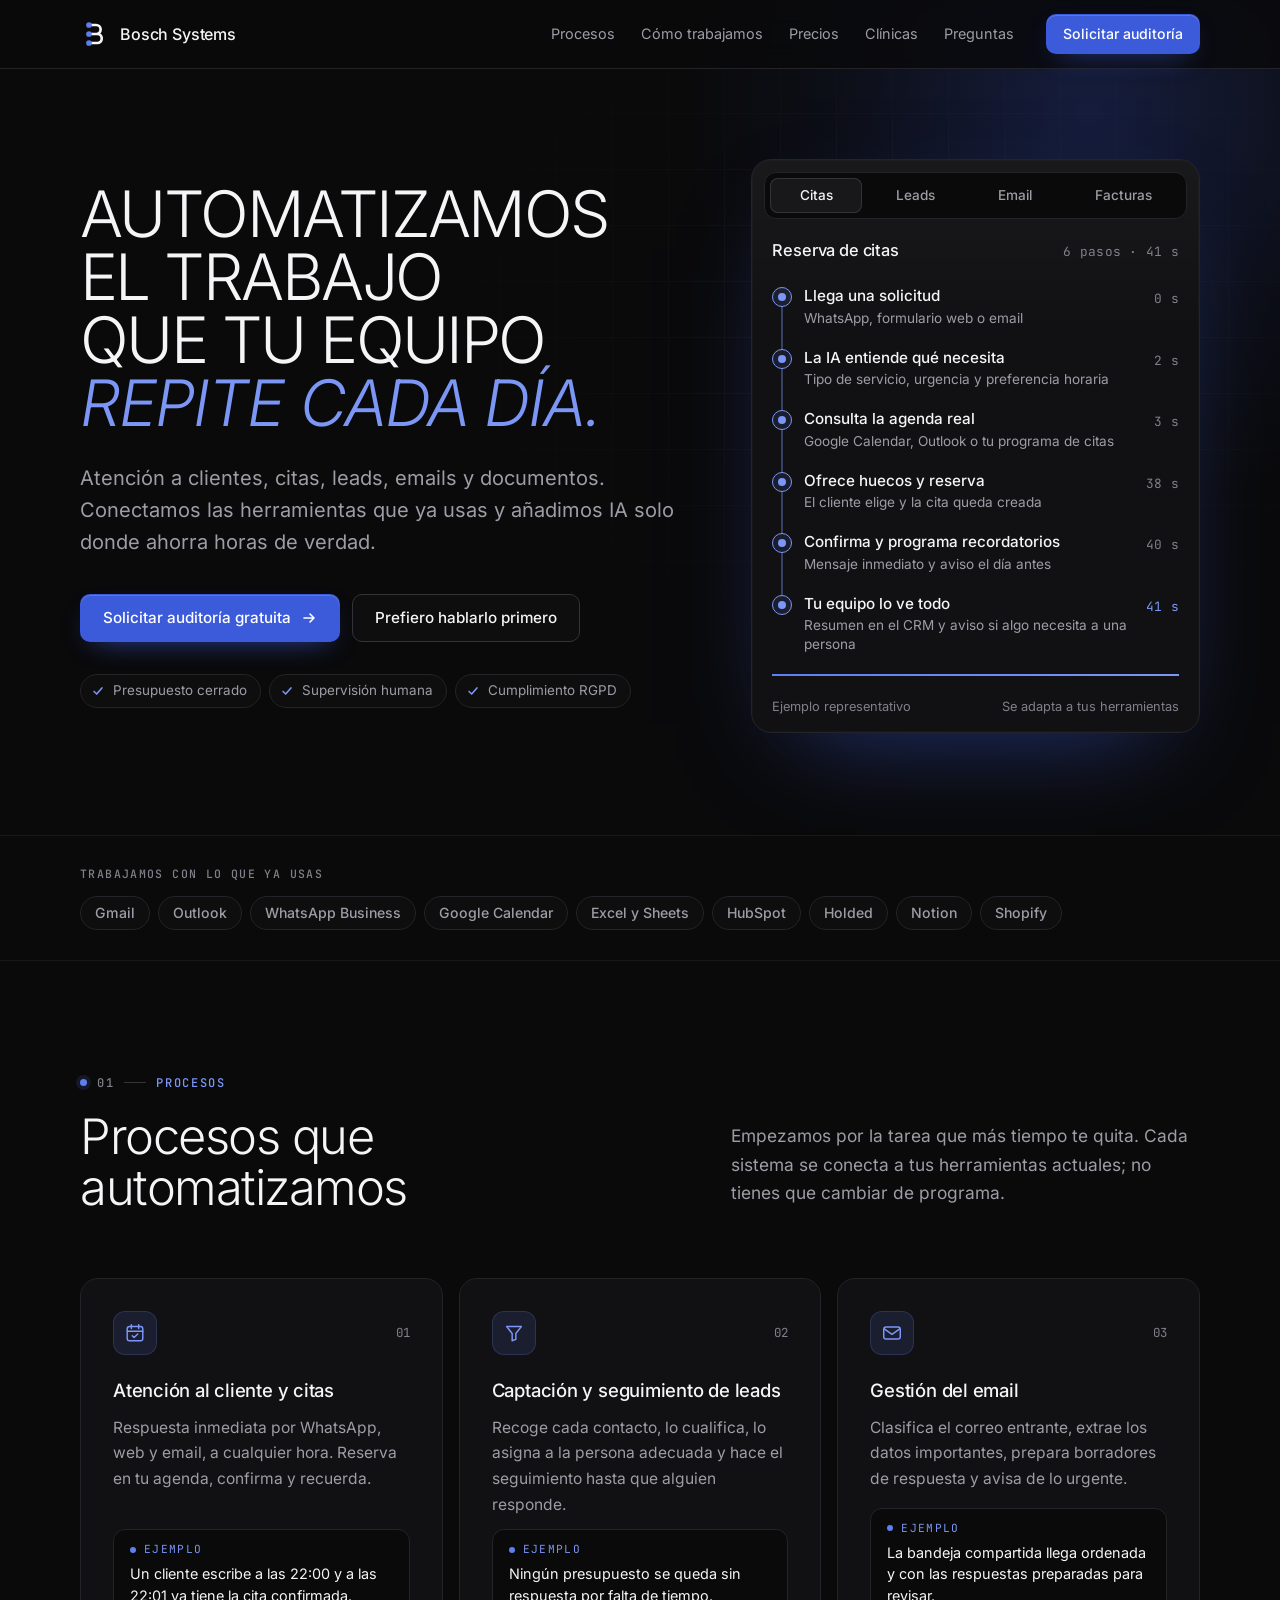
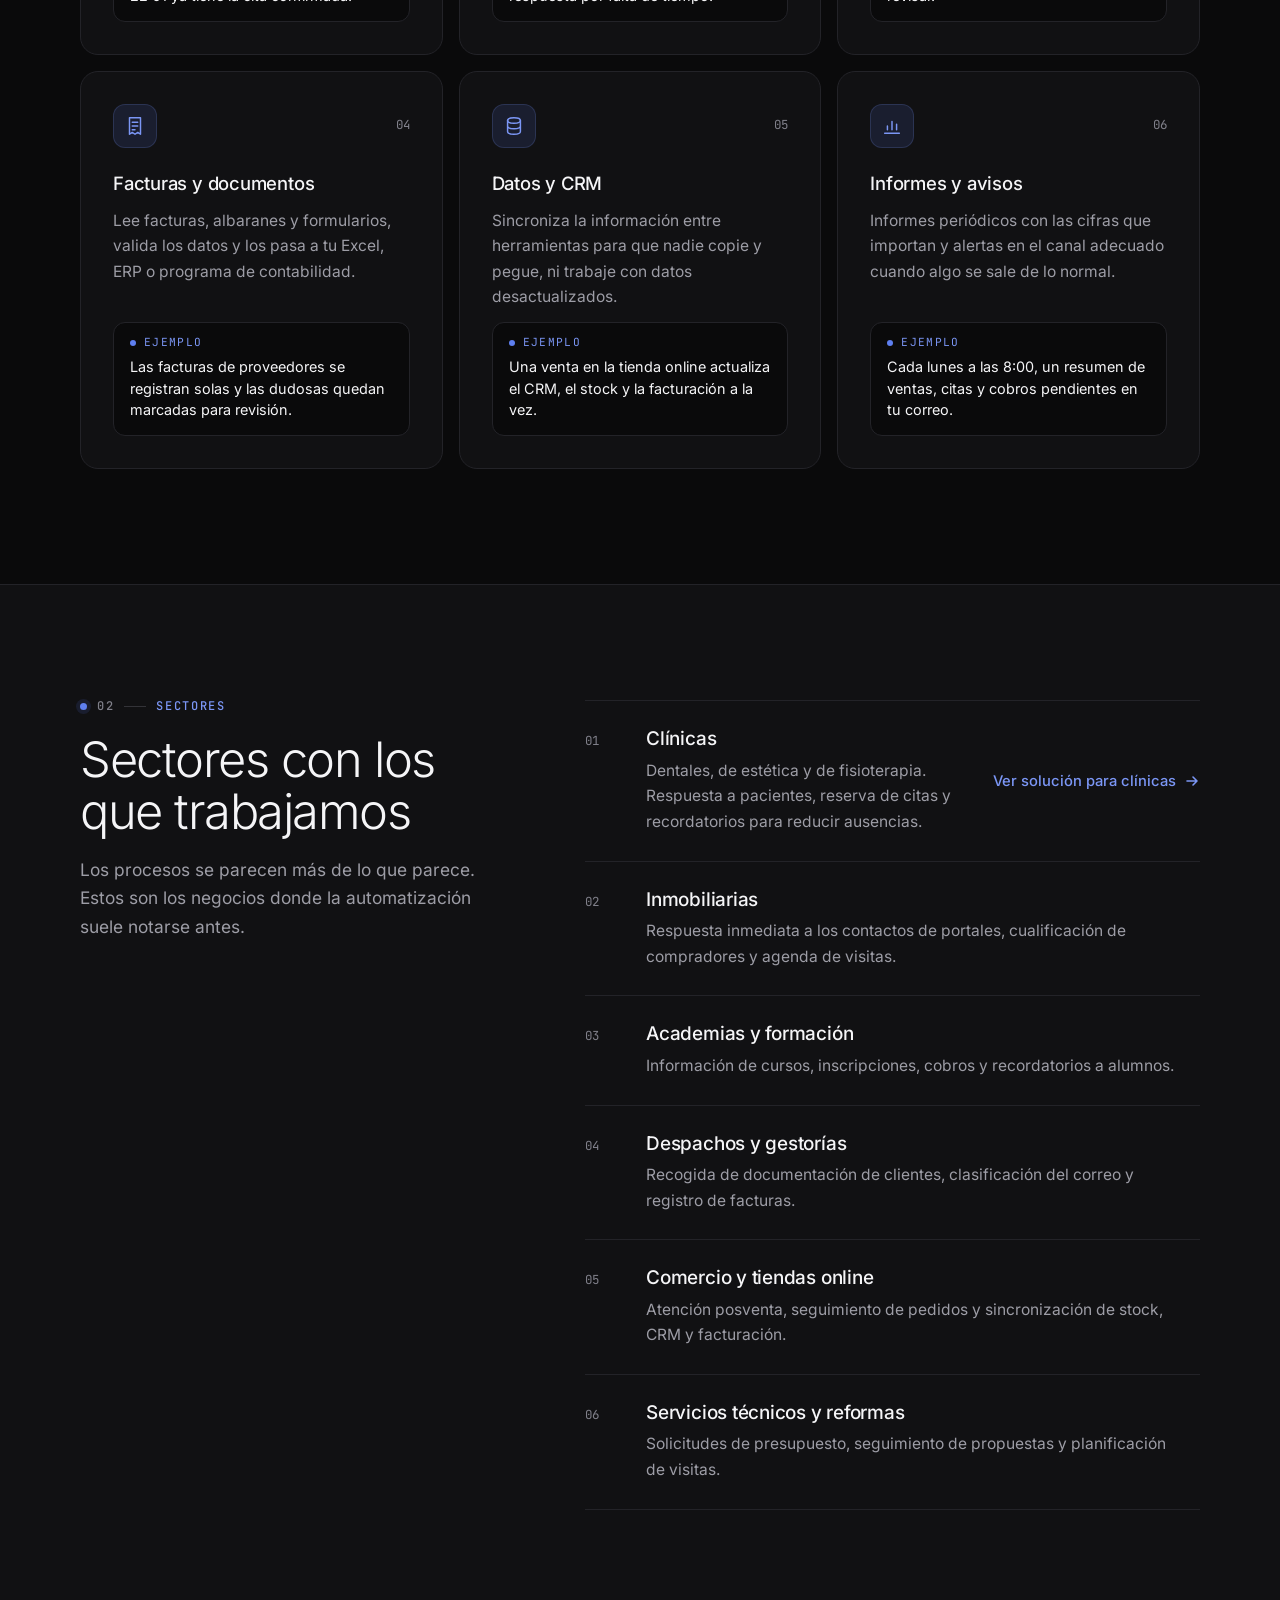
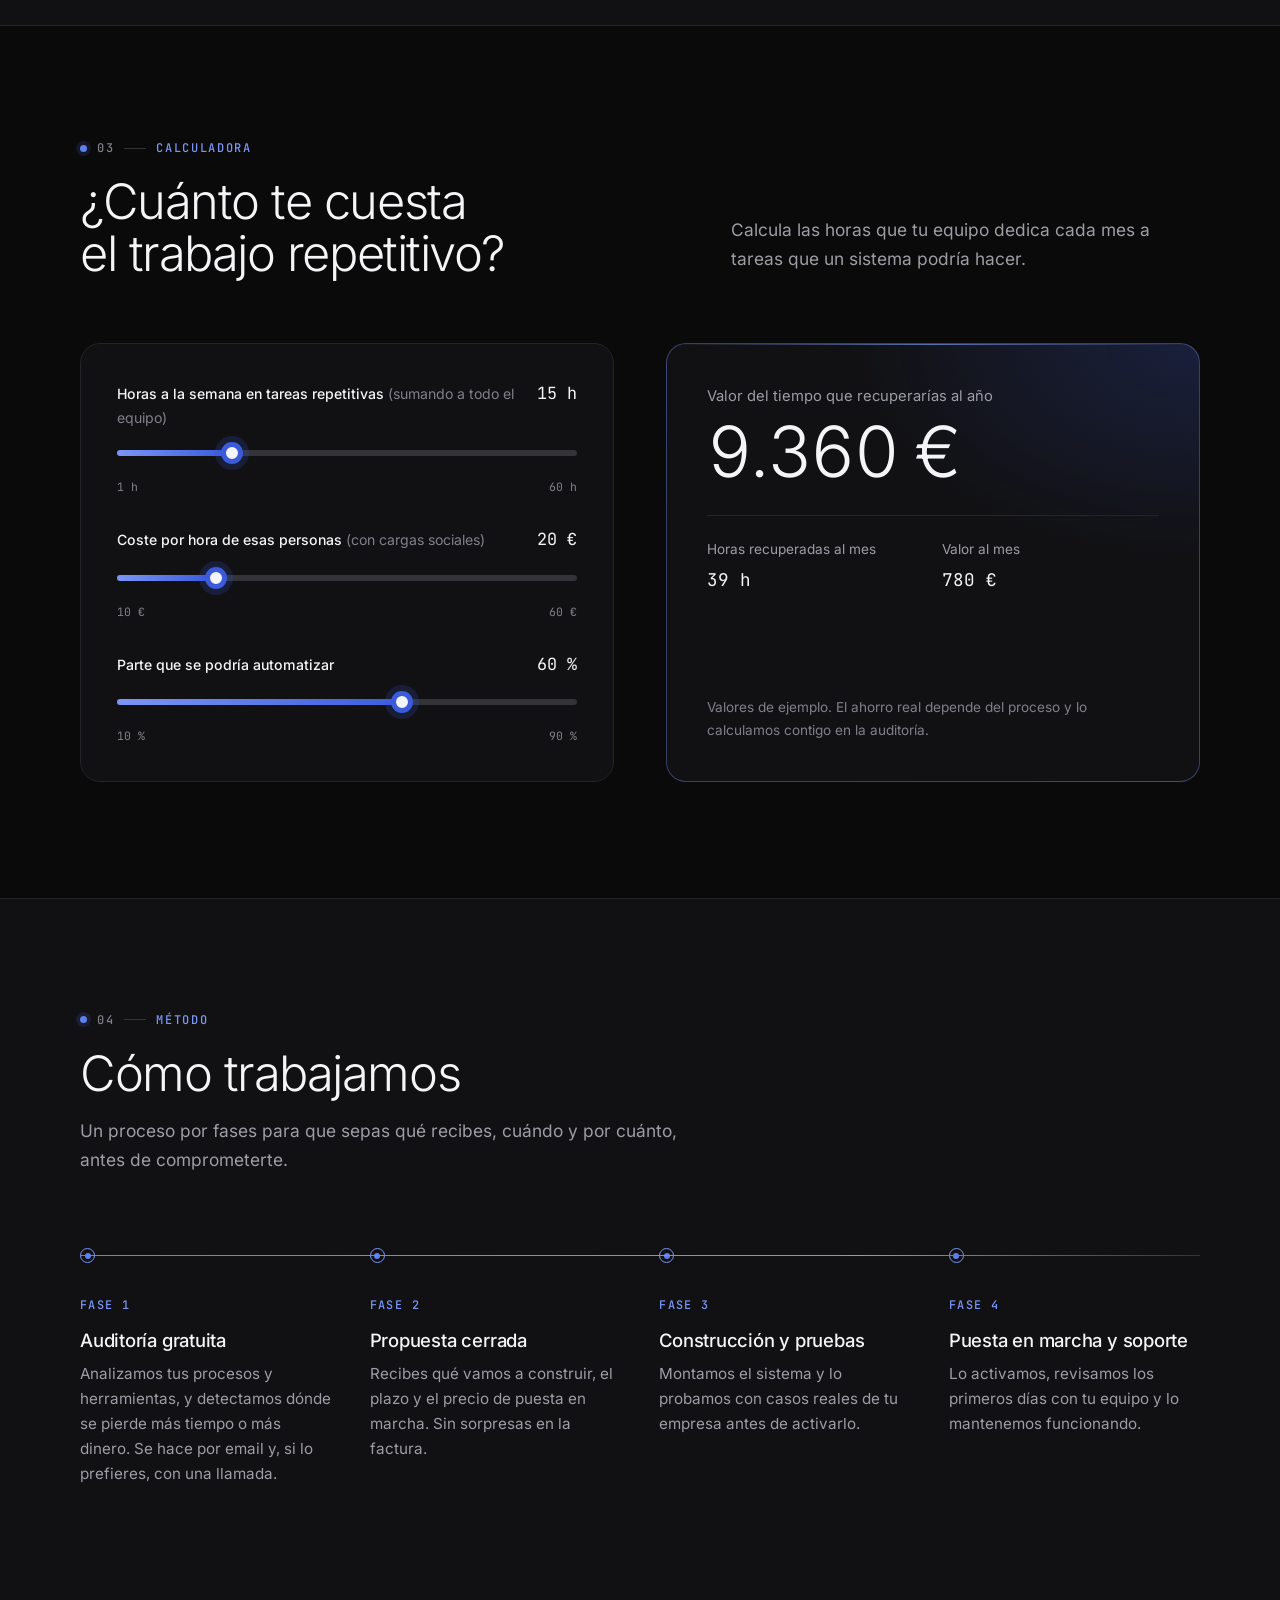
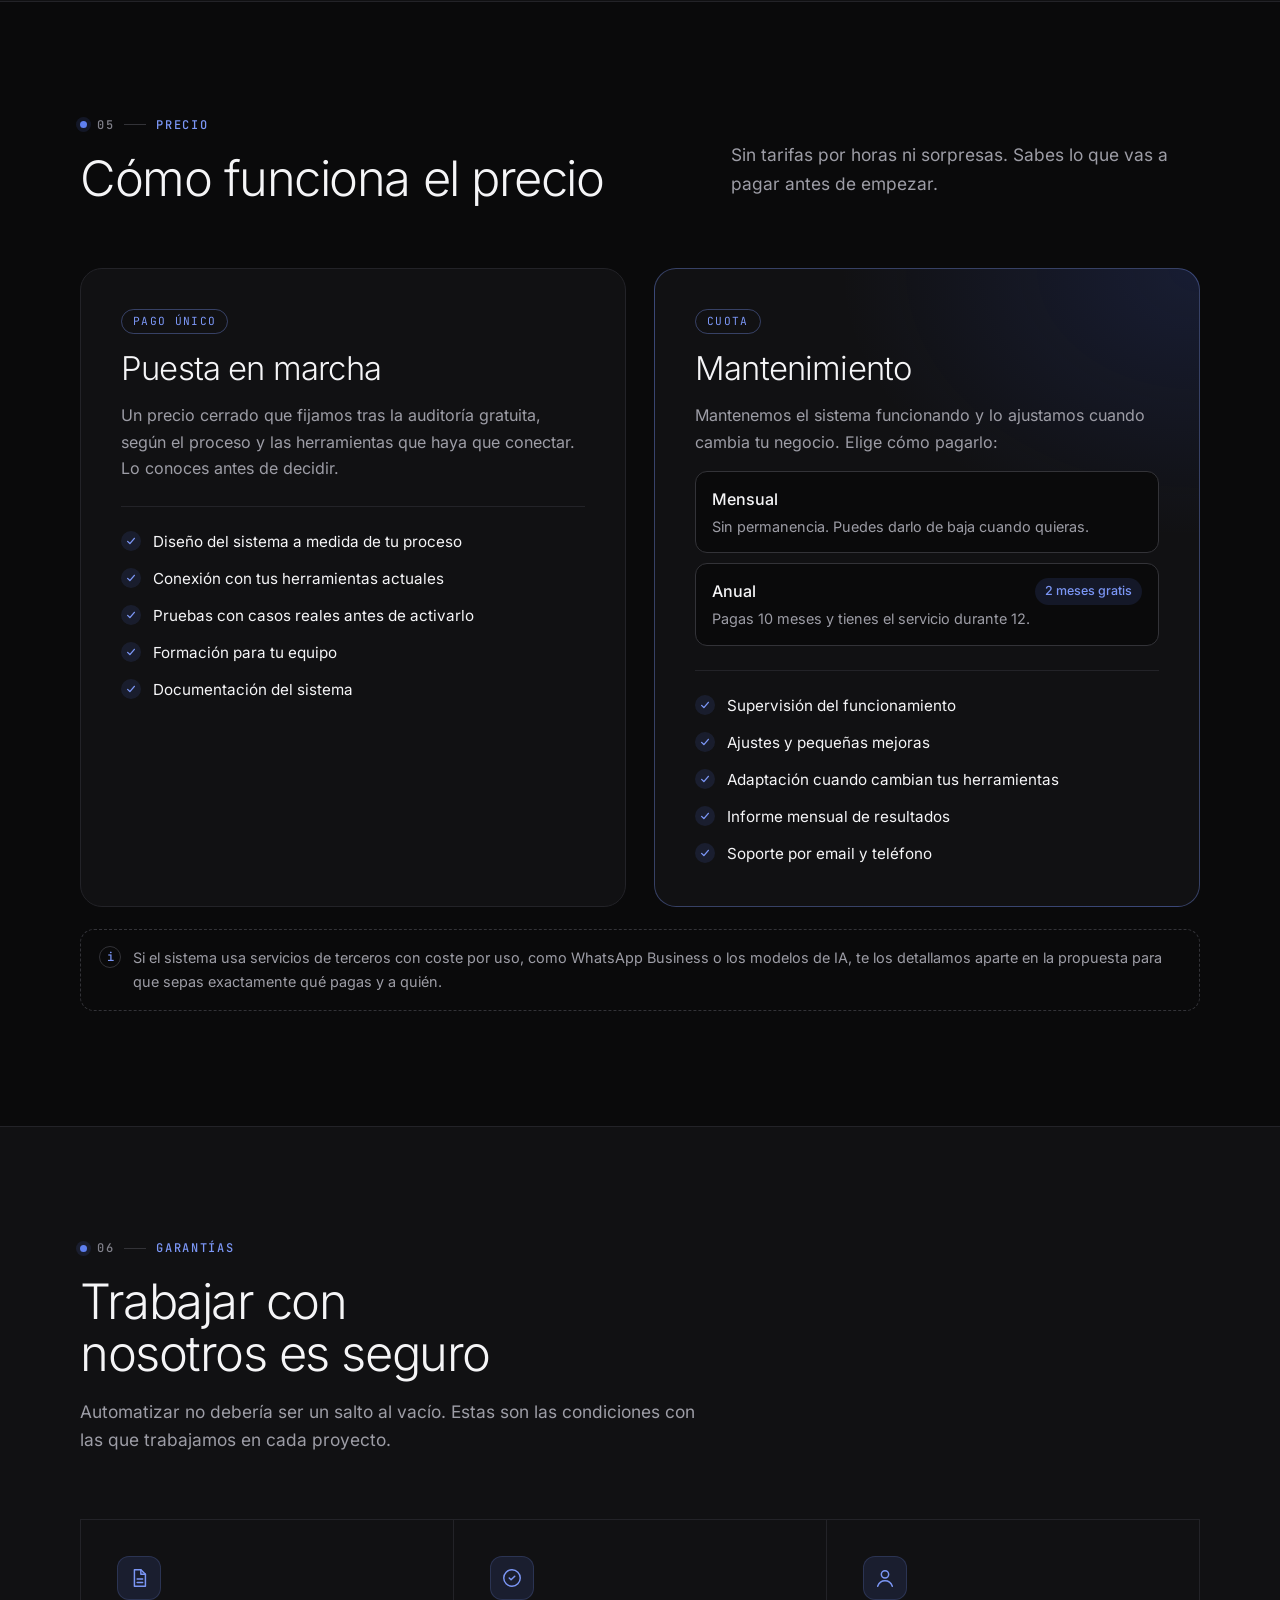
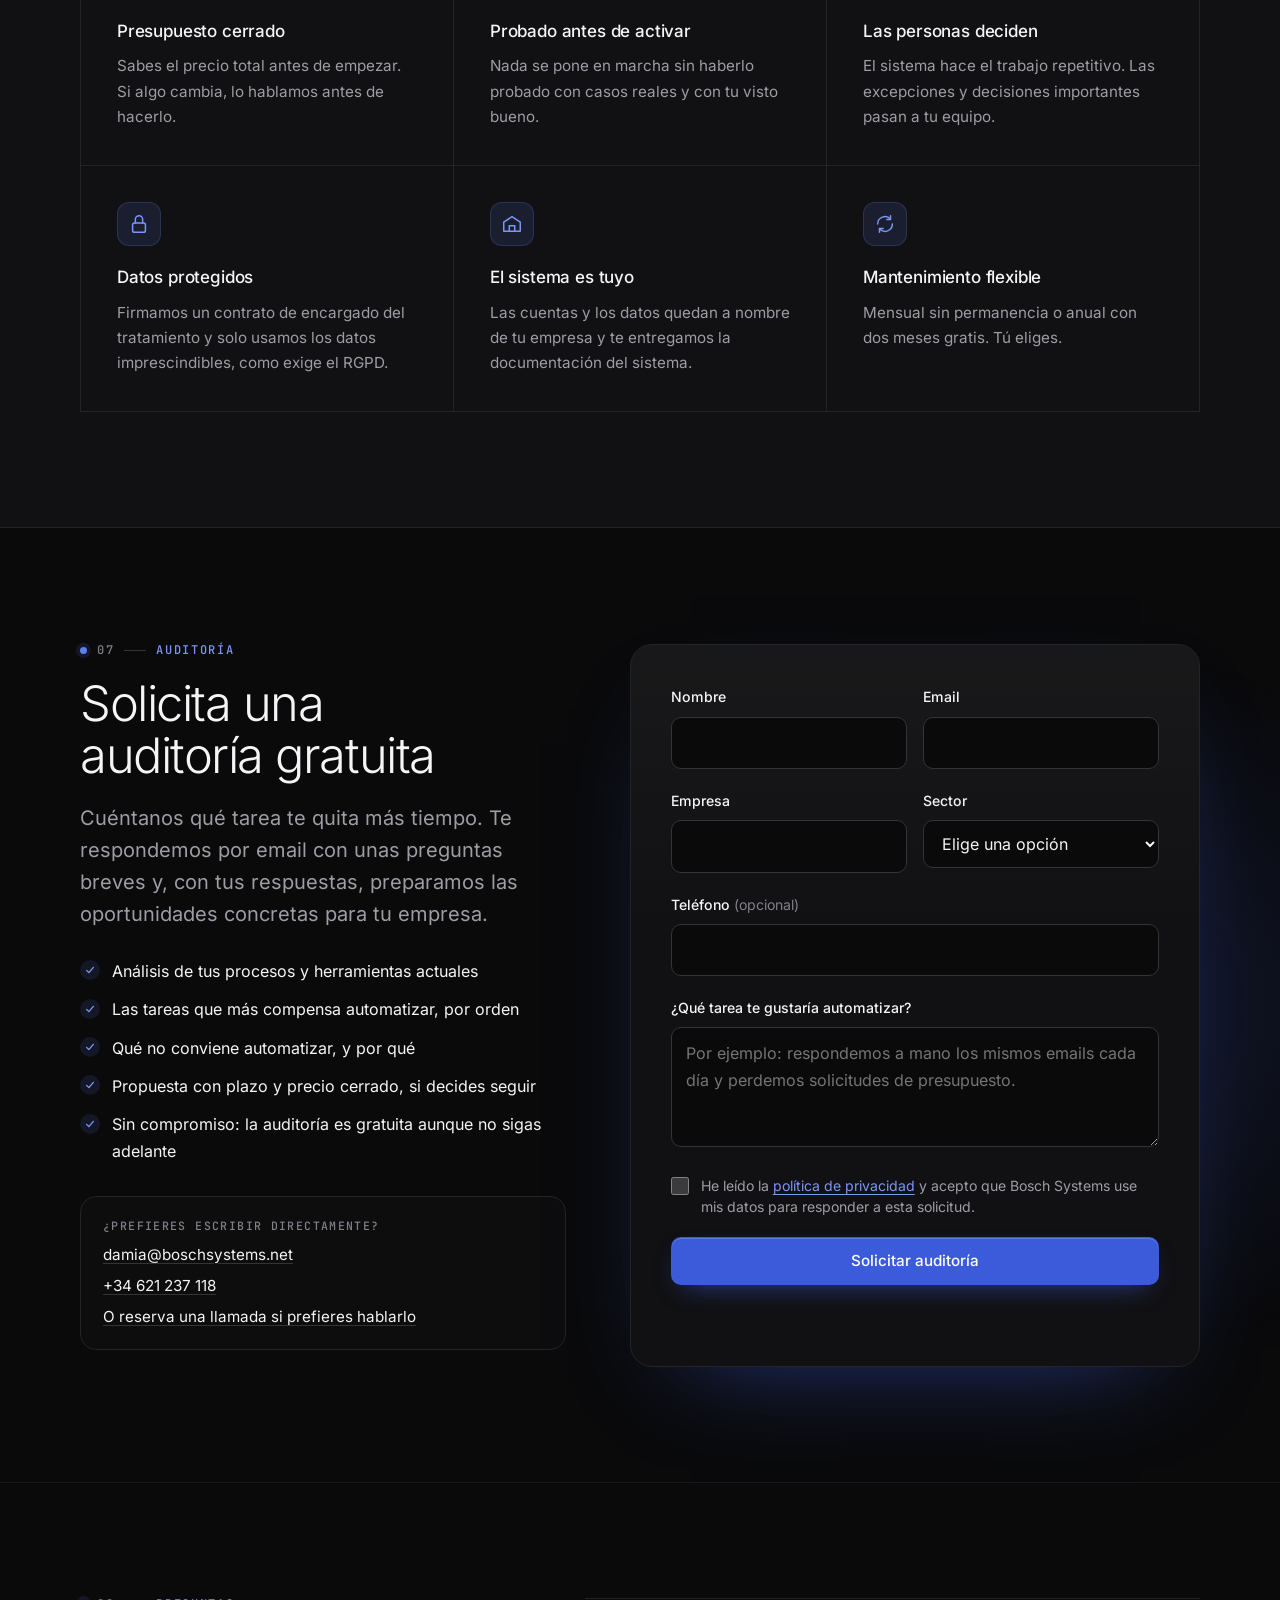
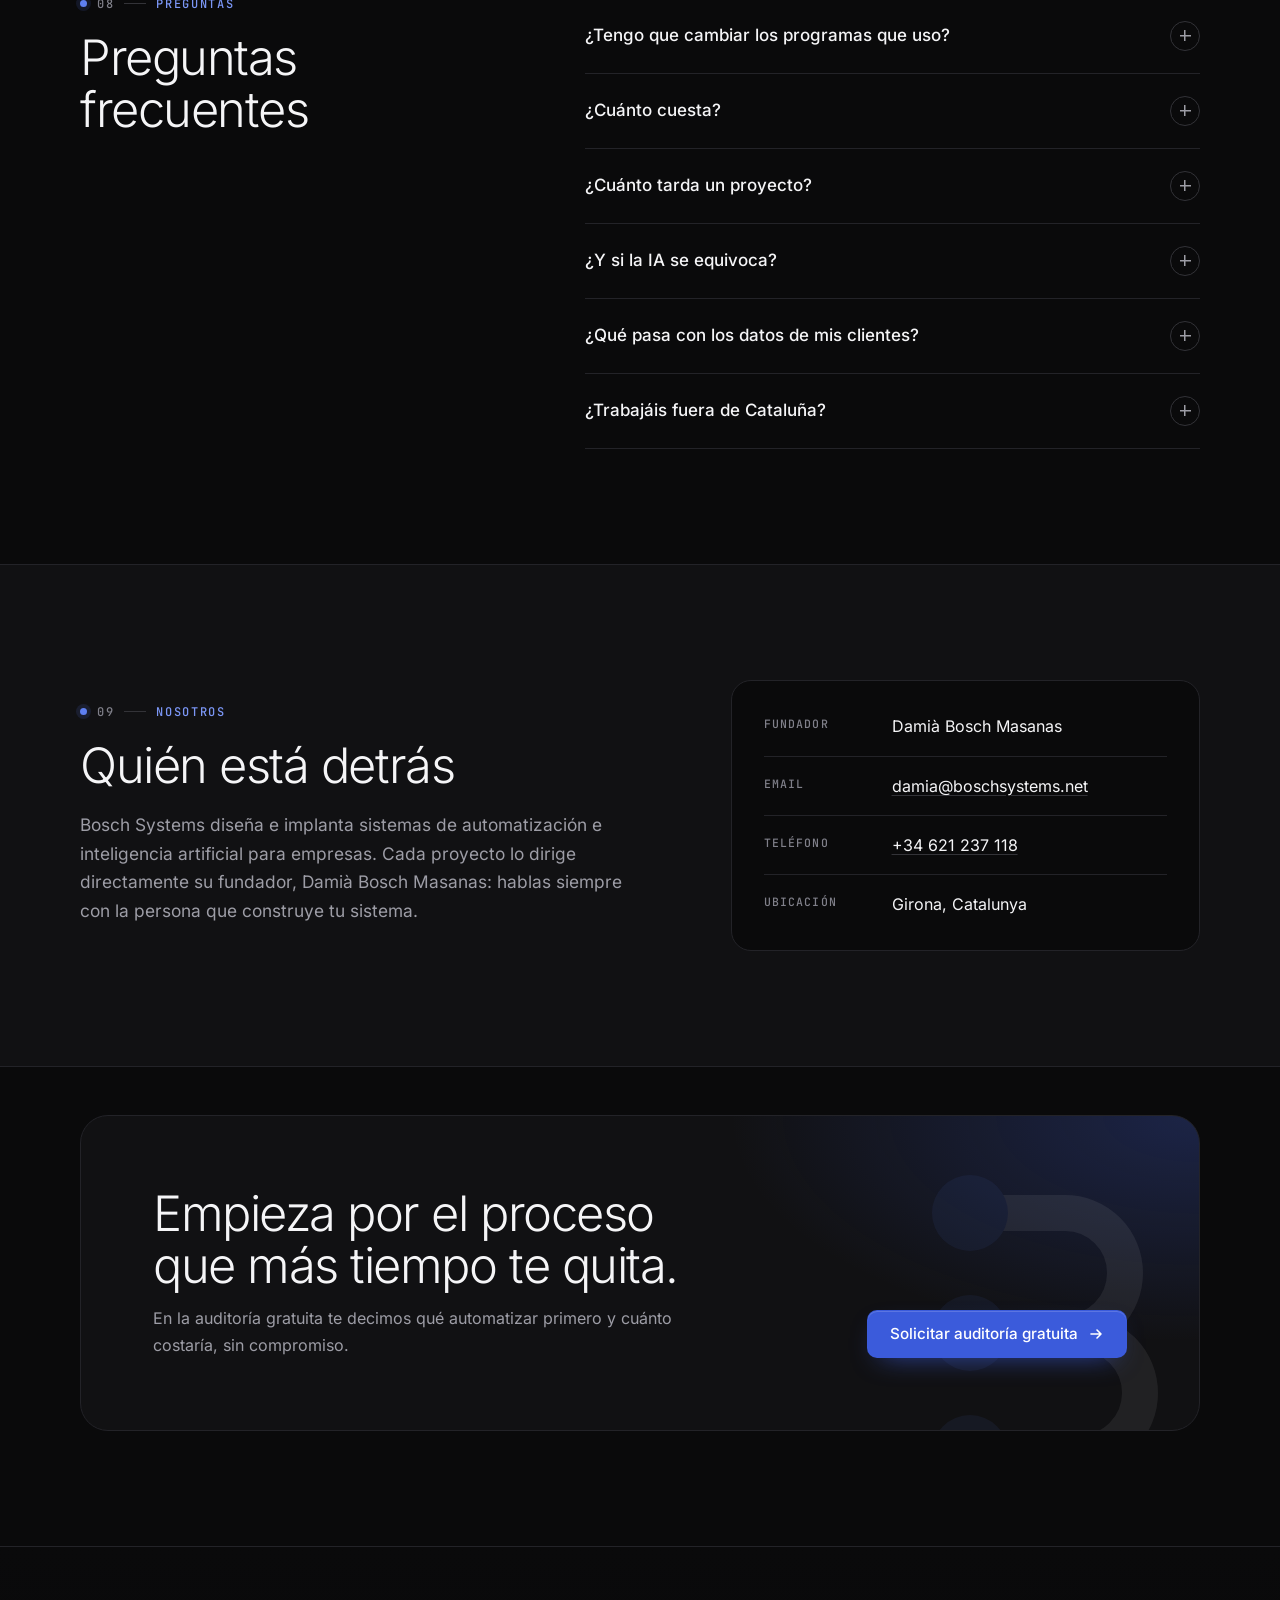
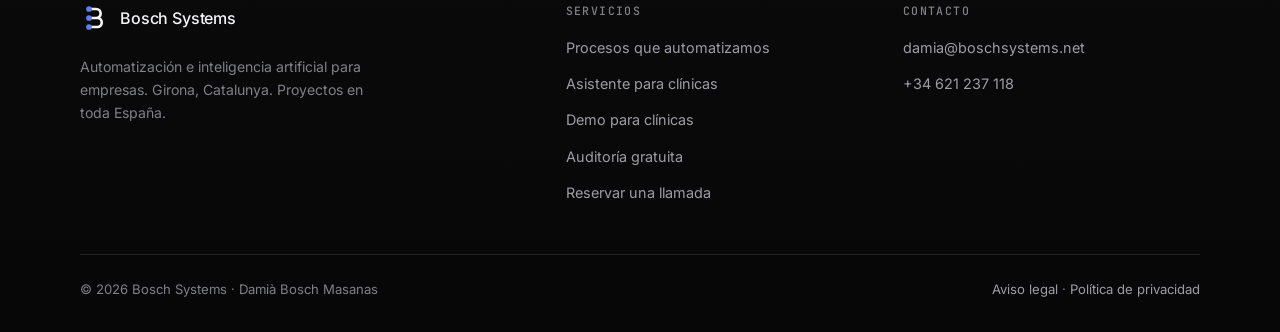
<file: index.html>
<!doctype html>
<html lang="es">
<head>
<meta charset="utf-8">
<meta name="viewport" content="width=device-width, initial-scale=1, viewport-fit=cover">
<title>Bosch Systems | Automatización de procesos para empresas</title>
<meta name="description" content="Automatizamos la atención al cliente, las citas, los leads, el email y los documentos de tu empresa, conectando las herramientas que ya usas. Auditoría gratuita.">
<meta name="theme-color" content="#0A0A0B">
<link rel="canonical" href="https://boschsystems.net/">
<link rel="icon" type="image/svg+xml" href="favicon.svg?v=3">
<link rel="icon" type="image/png" sizes="48x48" href="favicon-48.png?v=3">
<link rel="icon" type="image/png" sizes="192x192" href="favicon-192.png?v=3">
<link rel="shortcut icon" href="favicon.ico?v=3">
<link rel="apple-touch-icon" href="apple-touch-icon.png?v=3">
<link rel="preload" href="assets/fonts/inter-normal.woff2" as="font" type="font/woff2" crossorigin>
<link rel="stylesheet" href="assets/styles.css">
<meta property="og:type" content="website">
<meta property="og:locale" content="es_ES">
<meta property="og:site_name" content="Bosch Systems">
<meta property="og:title" content="Bosch Systems | Automatización de procesos para empresas">
<meta property="og:description" content="Automatizamos la atención al cliente, las citas, los leads, el email y los documentos de tu empresa, conectando las herramientas que ya usas. Auditoría gratuita.">
<meta property="og:url" content="https://boschsystems.net/">
<meta property="og:image" content="https://boschsystems.net/og-image.png?v=3">
<meta property="og:image:width" content="1200">
<meta property="og:image:height" content="630">
<meta name="twitter:card" content="summary_large_image">
<script type="application/ld+json">
{"@context":"https://schema.org","@type":"ProfessionalService","name":"Bosch Systems","url":"https://boschsystems.net/","logo":"https://boschsystems.net/logo.png","image":"https://boschsystems.net/og-image.png?v=3","email":"damia@boschsystems.net","telephone":"+34621237118","founder":{"@type":"Person","name":"Damià Bosch Masanas"},"address":{"@type":"PostalAddress","addressLocality":"Girona","addressRegion":"Catalunya","addressCountry":"ES"},"areaServed":"ES","description":"Automatización de procesos para empresas: atención al cliente, citas, leads, email y documentos."}
</script>
</head>
<body>
<a class="skip" href="#contenido">Saltar al contenido</a>
<header class="top">
  <div class="wrap">
    <a class="brand" href="./" aria-label="Bosch Systems, inicio"><svg viewBox="0 0 40 40" width="30" height="30" aria-hidden="true"><path d="M12 8H21.5A6 6 0 0 1 21.5 20H12M12 20H23A6 6 0 0 1 23 32H12" fill="none" stroke="currentColor" stroke-width="3.6" stroke-linecap="round"/><circle cx="12" cy="8" r="3.8" fill="#5E7FF0"/><circle cx="12" cy="20" r="3.8" fill="#5E7FF0"/><circle cx="12" cy="32" r="3.8" fill="#5E7FF0"/></svg><span>Bosch Systems</span></a>
    <nav class="nav" id="nav" aria-label="Principal"><a href="#procesos">Procesos</a><a href="#como-trabajamos">Cómo trabajamos</a><a href="#precios">Precios</a><a href="clinicas.html">Clínicas</a><a href="#preguntas">Preguntas</a><a class="btn btn-primary nav-cta" href="#auditoria">Solicitar auditoría</a></nav>
    <a class="btn btn-primary btn-sm" href="#auditoria">Solicitar auditoría</a>
    <button class="menu-btn" type="button" aria-label="Abrir menú" aria-expanded="false" aria-controls="nav"><span></span></button>
  </div>
</header>
<main id="contenido">
  <section class="hero">
    <div class="wrap">
      <div>
        <h1>Automatizamos el trabajo que tu equipo <em>repite cada día.</em></h1>
        <p class="lead">Atención a clientes, citas, leads, emails y documentos. Conectamos las herramientas que ya usas y añadimos IA solo donde ahorra horas de verdad.</p>
        <div class="actions">
          <a class="btn btn-primary btn-arrow" href="#auditoria">Solicitar auditoría gratuita</a>
          <a class="btn btn-ghost js-booking" href="#auditoria" hidden>Prefiero hablarlo primero</a>
          <a class="btn btn-ghost js-no-booking" href="#procesos">Ver qué automatizamos</a>
        </div>
        <div class="hero-meta">
          <span>Presupuesto cerrado</span>
          <span>Supervisión humana</span>
          <span>Cumplimiento RGPD</span>
        </div>
      </div>

      <div class="flow" id="flow" role="group" aria-label="Ejemplos de procesos automatizados">
        <div class="flow-tabs" role="tablist" aria-label="Elige un proceso">
          <button type="button" role="tab" id="tab-citas" aria-controls="flow-panel" aria-selected="true" data-flow="citas">Citas</button>
          <button type="button" role="tab" id="tab-leads" aria-controls="flow-panel" aria-selected="false" data-flow="leads">Leads</button>
          <button type="button" role="tab" id="tab-email" aria-controls="flow-panel" aria-selected="false" data-flow="email">Email</button>
          <button type="button" role="tab" id="tab-facturas" aria-controls="flow-panel" aria-selected="false" data-flow="facturas">Facturas</button>
        </div>
        <div class="flow-body" role="tabpanel" id="flow-panel" aria-labelledby="tab-citas">
          <div class="flow-title"><p class="flow-name" id="flow-name">Reserva de citas</p><span class="mono" id="flow-total">6 pasos · 41 s</span></div>
          <ol id="flow-steps">
            <li class="done"><span class="dot"></span><div><strong>Llega una solicitud</strong><small>WhatsApp, formulario web o email</small></div><span class="mono">0 s</span></li>
            <li class="done"><span class="dot"></span><div><strong>La IA entiende qué necesita</strong><small>Tipo de servicio, urgencia y preferencia horaria</small></div><span class="mono">2 s</span></li>
            <li class="done"><span class="dot"></span><div><strong>Consulta la agenda real</strong><small>Google Calendar, Outlook o tu programa de citas</small></div><span class="mono">3 s</span></li>
            <li class="done"><span class="dot"></span><div><strong>Ofrece huecos y reserva</strong><small>El cliente elige y la cita queda creada</small></div><span class="mono">38 s</span></li>
            <li class="done"><span class="dot"></span><div><strong>Confirma y programa recordatorios</strong><small>Mensaje inmediato y aviso el día antes</small></div><span class="mono">40 s</span></li>
            <li class="done human"><span class="dot"></span><div><strong>Tu equipo lo ve todo</strong><small>Resumen en el CRM y aviso si algo necesita a una persona</small></div><span class="mono">41 s</span></li>
          </ol>
          <div class="flow-progress" aria-hidden="true"><span></span></div>
        </div>
        <div class="flow-foot"><span>Ejemplo representativo</span><span>Se adapta a tus herramientas</span></div>
      </div>
    </div>
  </section>

  <section class="tools" aria-label="Herramientas compatibles">
    <div class="wrap">
      <p>Trabajamos con lo que ya usas</p>
      <ul>
        <li>Gmail</li><li>Outlook</li><li>WhatsApp Business</li><li>Google Calendar</li><li>Excel y Sheets</li><li>HubSpot</li><li>Holded</li><li>Notion</li><li>Shopify</li>
      </ul>
    </div>
  </section>

  <section class="band" id="procesos">
    <div class="wrap">
      <div class="head head-split">
        <div>
          <p class="eyebrow" aria-hidden="true"><span>01</span>Procesos</p>
          <h2>Procesos que automatizamos</h2>
        </div>
        <p>Empezamos por la tarea que más tiempo te quita. Cada sistema se conecta a tus herramientas actuales; no tienes que cambiar de programa.</p>
      </div>
      <div class="procs">
        <article class="proc">
          <div class="proc-top"><span class="proc-ico" aria-hidden="true"><svg viewBox="0 0 24 24" fill="none" stroke="currentColor" stroke-width="1.6" stroke-linecap="round" stroke-linejoin="round"><rect x="3.5" y="5" width="17" height="15.5" rx="2.5"/><path d="M3.5 10h17M8 3v4M16 3v4M9 15l2 2 4-4"/></svg></span><span class="proc-n" aria-hidden="true">01</span></div>
          <h3>Atención al cliente y citas</h3>
          <p>Respuesta inmediata por WhatsApp, web y email, a cualquier hora. Reserva en tu agenda, confirma y recuerda.</p>
          <p class="ex"><b>Ejemplo</b>Un cliente escribe a las 22:00 y a las 22:01 ya tiene la cita confirmada.</p>
        </article>
        <article class="proc">
          <div class="proc-top"><span class="proc-ico" aria-hidden="true"><svg viewBox="0 0 24 24" fill="none" stroke="currentColor" stroke-width="1.6" stroke-linecap="round" stroke-linejoin="round"><path d="M4 5h16l-6 7.5V19l-4 1.5v-8z"/></svg></span><span class="proc-n" aria-hidden="true">02</span></div>
          <h3>Captación y seguimiento de leads</h3>
          <p>Recoge cada contacto, lo cualifica, lo asigna a la persona adecuada y hace el seguimiento hasta que alguien responde.</p>
          <p class="ex"><b>Ejemplo</b>Ningún presupuesto se queda sin respuesta por falta de tiempo.</p>
        </article>
        <article class="proc">
          <div class="proc-top"><span class="proc-ico" aria-hidden="true"><svg viewBox="0 0 24 24" fill="none" stroke="currentColor" stroke-width="1.6" stroke-linecap="round" stroke-linejoin="round"><rect x="3" y="5.5" width="18" height="13" rx="2.5"/><path d="M3.5 7.5l8.5 6 8.5-6"/></svg></span><span class="proc-n" aria-hidden="true">03</span></div>
          <h3>Gestión del email</h3>
          <p>Clasifica el correo entrante, extrae los datos importantes, prepara borradores de respuesta y avisa de lo urgente.</p>
          <p class="ex"><b>Ejemplo</b>La bandeja compartida llega ordenada y con las respuestas preparadas para revisar.</p>
        </article>
        <article class="proc">
          <div class="proc-top"><span class="proc-ico" aria-hidden="true"><svg viewBox="0 0 24 24" fill="none" stroke="currentColor" stroke-width="1.6" stroke-linecap="round" stroke-linejoin="round"><path d="M6 3h12v18l-3-2-3 2-3-2-3 2z"/><path d="M9 8h6M9 12h6M9 16h3"/></svg></span><span class="proc-n" aria-hidden="true">04</span></div>
          <h3>Facturas y documentos</h3>
          <p>Lee facturas, albaranes y formularios, valida los datos y los pasa a tu Excel, ERP o programa de contabilidad.</p>
          <p class="ex"><b>Ejemplo</b>Las facturas de proveedores se registran solas y las dudosas quedan marcadas para revisión.</p>
        </article>
        <article class="proc">
          <div class="proc-top"><span class="proc-ico" aria-hidden="true"><svg viewBox="0 0 24 24" fill="none" stroke="currentColor" stroke-width="1.6" stroke-linecap="round" stroke-linejoin="round"><ellipse cx="12" cy="6" rx="7" ry="3"/><path d="M5 6v6c0 1.7 3.1 3 7 3s7-1.3 7-3V6M5 12v6c0 1.7 3.1 3 7 3s7-1.3 7-3v-6"/></svg></span><span class="proc-n" aria-hidden="true">05</span></div>
          <h3>Datos y CRM</h3>
          <p>Sincroniza la información entre herramientas para que nadie copie y pegue, ni trabaje con datos desactualizados.</p>
          <p class="ex"><b>Ejemplo</b>Una venta en la tienda online actualiza el CRM, el stock y la facturación a la vez.</p>
        </article>
        <article class="proc">
          <div class="proc-top"><span class="proc-ico" aria-hidden="true"><svg viewBox="0 0 24 24" fill="none" stroke="currentColor" stroke-width="1.6" stroke-linecap="round" stroke-linejoin="round"><path d="M4 20h16M7 16v-4M12 16V7M17 16v-6"/></svg></span><span class="proc-n" aria-hidden="true">06</span></div>
          <h3>Informes y avisos</h3>
          <p>Informes periódicos con las cifras que importan y alertas en el canal adecuado cuando algo se sale de lo normal.</p>
          <p class="ex"><b>Ejemplo</b>Cada lunes a las 8:00, un resumen de ventas, citas y cobros pendientes en tu correo.</p>
        </article>
      </div>
    </div>
  </section>

  <section class="band band-surface" id="sectores">
    <div class="wrap split">
      <div class="split-aside">
        <div class="head">
          <p class="eyebrow" aria-hidden="true"><span>02</span>Sectores</p>
          <h2>Sectores con los que trabajamos</h2>
          <p>Los procesos se parecen más de lo que parece. Estos son los negocios donde la automatización suele notarse antes.</p>
        </div>
      </div>
      <ul class="sectors">
        <li><span class="sector-n" aria-hidden="true">01</span><div><h3>Clínicas</h3><p>Dentales, de estética y de fisioterapia. Respuesta a pacientes, reserva de citas y recordatorios para reducir ausencias.</p></div><a class="link-arrow" href="clinicas.html">Ver solución para clínicas</a></li>
        <li><span class="sector-n" aria-hidden="true">02</span><div><h3>Inmobiliarias</h3><p>Respuesta inmediata a los contactos de portales, cualificación de compradores y agenda de visitas.</p></div></li>
        <li><span class="sector-n" aria-hidden="true">03</span><div><h3>Academias y formación</h3><p>Información de cursos, inscripciones, cobros y recordatorios a alumnos.</p></div></li>
        <li><span class="sector-n" aria-hidden="true">04</span><div><h3>Despachos y gestorías</h3><p>Recogida de documentación de clientes, clasificación del correo y registro de facturas.</p></div></li>
        <li><span class="sector-n" aria-hidden="true">05</span><div><h3>Comercio y tiendas online</h3><p>Atención posventa, seguimiento de pedidos y sincronización de stock, CRM y facturación.</p></div></li>
        <li><span class="sector-n" aria-hidden="true">06</span><div><h3>Servicios técnicos y reformas</h3><p>Solicitudes de presupuesto, seguimiento de propuestas y planificación de visitas.</p></div></li>
      </ul>
    </div>
  </section>

  <section class="band" id="calculadora">
    <div class="wrap">
      <div class="head head-split">
        <div>
          <p class="eyebrow" aria-hidden="true"><span>03</span>Calculadora</p>
          <h2>¿Cuánto te cuesta el trabajo repetitivo?</h2>
        </div>
        <p>Calcula las horas que tu equipo dedica cada mes a tareas que un sistema podría hacer.</p>
      </div>
      <div class="calc">
        <form class="fields" id="calc-horas" onsubmit="return false">
          <div class="slider">
            <div class="slider-head"><label for="h-horas">Horas a la semana en tareas repetitivas <span class="hint">(sumando a todo el equipo)</span></label><output id="h-horas-v" for="h-horas">15 h</output></div>
            <input id="h-horas" type="range" min="1" max="60" step="1" value="15">
            <div class="slider-scale" aria-hidden="true"><span>1 h</span><span>60 h</span></div>
          </div>
          <div class="slider">
            <div class="slider-head"><label for="h-coste">Coste por hora de esas personas <span class="hint">(con cargas sociales)</span></label><output id="h-coste-v" for="h-coste">20 €</output></div>
            <input id="h-coste" type="range" min="10" max="60" step="1" value="20">
            <div class="slider-scale" aria-hidden="true"><span>10 €</span><span>60 €</span></div>
          </div>
          <div class="slider">
            <div class="slider-head"><label for="h-pct">Parte que se podría automatizar</label><output id="h-pct-v" for="h-pct">60 %</output></div>
            <input id="h-pct" type="range" min="10" max="90" step="5" value="60">
            <div class="slider-scale" aria-hidden="true"><span>10 %</span><span>90 %</span></div>
          </div>
        </form>
        <div class="result" aria-live="polite">
          <p class="cap">Valor del tiempo que recuperarías al año</p>
          <p class="big" id="h-anio">9.360 €</p>
          <dl>
            <div><dt>Horas recuperadas al mes</dt><dd id="h-mes-h">39 h</dd></div>
            <div><dt>Valor al mes</dt><dd id="h-mes-e">780 €</dd></div>
          </dl>
          <p class="note">Valores de ejemplo. El ahorro real depende del proceso y lo calculamos contigo en la auditoría.</p>
        </div>
      </div>
    </div>
  </section>

  <section class="band band-surface" id="como-trabajamos">
    <div class="wrap">
      <div class="head">
        <p class="eyebrow" aria-hidden="true"><span>04</span>Método</p>
        <h2>Cómo trabajamos</h2>
        <p>Un proceso por fases para que sepas qué recibes, cuándo y por cuánto, antes de comprometerte.</p>
      </div>
      <ol class="steps">
        <li><span class="n">Fase 1</span><h3>Auditoría gratuita</h3><p>Analizamos tus procesos y herramientas, y detectamos dónde se pierde más tiempo o más dinero. Se hace por email y, si lo prefieres, con una llamada.</p></li>
        <li><span class="n">Fase 2</span><h3>Propuesta cerrada</h3><p>Recibes qué vamos a construir, el plazo y el precio de puesta en marcha. Sin sorpresas en la factura.</p></li>
        <li><span class="n">Fase 3</span><h3>Construcción y pruebas</h3><p>Montamos el sistema y lo probamos con casos reales de tu empresa antes de activarlo.</p></li>
        <li><span class="n">Fase 4</span><h3>Puesta en marcha y soporte</h3><p>Lo activamos, revisamos los primeros días con tu equipo y lo mantenemos funcionando.</p></li>
      </ol>
    </div>
  </section>

  <section class="band" id="precios">
    <div class="wrap">
      <div class="head head-split">
        <div>
          <p class="eyebrow" aria-hidden="true"><span>05</span>Precio</p>
          <h2>Cómo funciona el precio</h2>
        </div>
        <p>Sin tarifas por horas ni sorpresas. Sabes lo que vas a pagar antes de empezar.</p>
      </div>
      <div class="pricing">
        <article class="plan">
          <span class="plan-tag mono">Pago único</span>
          <h3>Puesta en marcha</h3>
          <p>Un precio cerrado que fijamos tras la auditoría gratuita, según el proceso y las herramientas que haya que conectar. Lo conoces antes de decidir.</p>
          <ul class="checks">
            <li>Diseño del sistema a medida de tu proceso</li>
            <li>Conexión con tus herramientas actuales</li>
            <li>Pruebas con casos reales antes de activarlo</li>
            <li>Formación para tu equipo</li>
            <li>Documentación del sistema</li>
          </ul>
        </article>
        <article class="plan plan-main">
          <span class="plan-tag mono">Cuota</span>
          <h3>Mantenimiento</h3>
          <p>Mantenemos el sistema funcionando y lo ajustamos cuando cambia tu negocio. Elige cómo pagarlo:</p>
          <div class="bills">
            <div class="bill"><strong>Mensual</strong><span>Sin permanencia. Puedes darlo de baja cuando quieras.</span></div>
            <div class="bill"><strong>Anual</strong><em class="save">2 meses gratis</em><span>Pagas 10 meses y tienes el servicio durante 12.</span></div>
          </div>
          <ul class="checks">
            <li>Supervisión del funcionamiento</li>
            <li>Ajustes y pequeñas mejoras</li>
            <li>Adaptación cuando cambian tus herramientas</li>
            <li>Informe mensual de resultados</li>
            <li>Soporte por email y teléfono</li>
          </ul>
        </article>
      </div>
      <p class="pricing-note">Si el sistema usa servicios de terceros con coste por uso, como WhatsApp Business o los modelos de IA, te los detallamos aparte en la propuesta para que sepas exactamente qué pagas y a quién.</p>
    </div>
  </section>

  <section class="band band-surface" id="garantias">
    <div class="wrap">
      <div class="head">
        <p class="eyebrow" aria-hidden="true"><span>06</span>Garantías</p>
        <h2>Trabajar con nosotros es seguro</h2>
        <p>Automatizar no debería ser un salto al vacío. Estas son las condiciones con las que trabajamos en cada proyecto.</p>
      </div>
      <dl class="trust">
        <div>
          <svg viewBox="0 0 24 24" fill="none" stroke="currentColor" stroke-width="1.6" stroke-linecap="round" stroke-linejoin="round" aria-hidden="true"><path d="M7 3h7l5 5v13H7z"/><path d="M14 3v5h5M10 13h6M10 17h6"/></svg>
          <dt>Presupuesto cerrado</dt><dd>Sabes el precio total antes de empezar. Si algo cambia, lo hablamos antes de hacerlo.</dd>
        </div>
        <div>
          <svg viewBox="0 0 24 24" fill="none" stroke="currentColor" stroke-width="1.6" stroke-linecap="round" stroke-linejoin="round" aria-hidden="true"><path d="M9 12l2 2 4-4"/><circle cx="12" cy="12" r="9"/></svg>
          <dt>Probado antes de activar</dt><dd>Nada se pone en marcha sin haberlo probado con casos reales y con tu visto bueno.</dd>
        </div>
        <div>
          <svg viewBox="0 0 24 24" fill="none" stroke="currentColor" stroke-width="1.6" stroke-linecap="round" stroke-linejoin="round" aria-hidden="true"><circle cx="12" cy="8" r="4"/><path d="M4 21c1.5-4 4.5-6 8-6s6.5 2 8 6"/></svg>
          <dt>Las personas deciden</dt><dd>El sistema hace el trabajo repetitivo. Las excepciones y decisiones importantes pasan a tu equipo.</dd>
        </div>
        <div>
          <svg viewBox="0 0 24 24" fill="none" stroke="currentColor" stroke-width="1.6" stroke-linecap="round" stroke-linejoin="round" aria-hidden="true"><rect x="5" y="11" width="14" height="10" rx="2"/><path d="M8 11V7a4 4 0 0 1 8 0v4"/></svg>
          <dt>Datos protegidos</dt><dd>Firmamos un contrato de encargado del tratamiento y solo usamos los datos imprescindibles, como exige el RGPD.</dd>
        </div>
        <div>
          <svg viewBox="0 0 24 24" fill="none" stroke="currentColor" stroke-width="1.6" stroke-linecap="round" stroke-linejoin="round" aria-hidden="true"><path d="M3 10l9-6 9 6v10H3z"/><path d="M9 20v-6h6v6"/></svg>
          <dt>El sistema es tuyo</dt><dd>Las cuentas y los datos quedan a nombre de tu empresa y te entregamos la documentación del sistema.</dd>
        </div>
        <div>
          <svg viewBox="0 0 24 24" fill="none" stroke="currentColor" stroke-width="1.6" stroke-linecap="round" stroke-linejoin="round" aria-hidden="true"><path d="M4 12a8 8 0 0 1 14-5.3M20 12a8 8 0 0 1-14 5.3"/><path d="M18 3v4h-4M6 21v-4h4"/></svg>
          <dt>Mantenimiento flexible</dt><dd>Mensual sin permanencia o anual con dos meses gratis. Tú eliges.</dd>
        </div>
      </dl>
    </div>
  </section>

  <section class="band" id="auditoria">
    <div class="wrap audit">
      <div>
        <p class="eyebrow" aria-hidden="true"><span>07</span>Auditoría</p>
        <h2>Solicita una auditoría gratuita</h2>
        <p class="lead">Cuéntanos qué tarea te quita más tiempo. Te respondemos por email con unas preguntas breves y, con tus respuestas, preparamos las oportunidades concretas para tu empresa.</p>
        <ul class="checks">
          <li>Análisis de tus procesos y herramientas actuales</li>
          <li>Las tareas que más compensa automatizar, por orden</li>
          <li>Qué no conviene automatizar, y por qué</li>
          <li>Propuesta con plazo y precio cerrado, si decides seguir</li>
          <li>Sin compromiso: la auditoría es gratuita aunque no sigas adelante</li>
        </ul>
        <div class="direct">
          <span>¿Prefieres escribir directamente?</span>
          <a class="js-email" href="mailto:damia@boschsystems.net">damia@boschsystems.net</a>
          <a class="js-phone" href="tel:+34621237118">+34 621 237 118</a>
          <a class="js-booking" href="#auditoria" hidden>O reserva una llamada si prefieres hablarlo</a>
        </div>
      </div>

      <form class="form js-lead-form" novalidate data-subject="Solicitud de auditoría">
        <div class="two">
          <div><label for="f-nombre">Nombre</label><input id="f-nombre" name="nombre" type="text" autocomplete="name" required></div>
          <div><label for="f-email">Email</label><input id="f-email" name="email" type="email" autocomplete="email" required></div>
        </div>
        <div class="two">
          <div><label for="f-empresa">Empresa</label><input id="f-empresa" name="empresa" type="text" autocomplete="organization" required></div>
          <div>
            <label for="f-sector">Sector</label>
            <select id="f-sector" name="sector" required>
              <option value="">Elige una opción</option>
              <option>Clínica</option><option>Inmobiliaria</option><option>Academia o formación</option><option>Despacho o gestoría</option><option>Comercio o tienda online</option><option>Servicios técnicos o reformas</option><option>Otro</option>
            </select>
          </div>
        </div>
        <div><label for="f-tel">Teléfono <span class="hint">(opcional)</span></label><input id="f-tel" name="telefono" type="tel" autocomplete="tel"></div>
        <div><label for="f-mensaje">¿Qué tarea te gustaría automatizar?</label><textarea id="f-mensaje" name="mensaje" required placeholder="Por ejemplo: respondemos a mano los mismos emails cada día y perdemos solicitudes de presupuesto."></textarea></div>
        <div class="trap" aria-hidden="true"><label for="f-extra">No rellenar</label><input id="f-extra" name="contacto_extra" type="text" tabindex="-1" autocomplete="off"></div>
        <div class="consent">
          <input id="f-consent" name="consent" type="checkbox" required>
          <label for="f-consent">He leído la <a href="privacidad.html">política de privacidad</a> y acepto que Bosch Systems use mis datos para responder a esta solicitud.</label>
        </div>
        <button class="btn btn-primary" type="submit">Solicitar auditoría</button>
        <p class="status" role="status" aria-live="polite"></p>
      </form>
    </div>
  </section>

  <section class="band" id="preguntas">
    <div class="wrap split">
      <div class="split-aside">
        <div class="head">
          <p class="eyebrow" aria-hidden="true"><span>08</span>Preguntas</p>
          <h2>Preguntas frecuentes</h2>
        </div>
      </div>
      <div class="faq">
        <details><summary>¿Tengo que cambiar los programas que uso?</summary><p>No. Partimos de tus herramientas actuales y construimos la conexión entre ellas. Solo proponemos algo nuevo cuando lo que tienes no permite automatizar el proceso.</p></details>
        <details><summary>¿Cuánto cuesta?</summary><p>La puesta en marcha tiene un precio cerrado que te damos tras la auditoría, según el proceso y las herramientas. El mantenimiento se paga aparte, de forma mensual sin permanencia o anual con dos meses gratis. Consulta el apartado <a href="#precios">Cómo funciona el precio</a>.</p></details>
        <details><summary>¿Cuánto tarda un proyecto?</summary><p>Un proceso sencillo puede estar funcionando en pocas semanas. El plazo exacto aparece en la propuesta, antes de que te comprometas.</p></details>
        <details><summary>¿Y si la IA se equivoca?</summary><p>Diseñamos cada sistema con límites claros: lo que no entiende o no puede resolver lo pasa a una persona con el contexto completo. Además, revisamos su funcionamiento durante los primeros días y en el mantenimiento mensual.</p></details>
        <details><summary>¿Qué pasa con los datos de mis clientes?</summary><p>Solo tratamos los datos necesarios para cada proceso, firmamos un contrato de encargado del tratamiento y elegimos proveedores que cumplen el RGPD.</p></details>
        <details><summary>¿Trabajáis fuera de Cataluña?</summary><p>Sí. Trabajamos con empresas de toda España. La mayor parte del trabajo se hace en remoto, por email, y solo hacemos una llamada o reunión online cuando tú lo prefieres o hace falta.</p></details>
      </div>
    </div>
  </section>

  <section class="band band-surface" id="nosotros">
    <div class="wrap about">
      <div>
        <p class="eyebrow" aria-hidden="true"><span>09</span>Nosotros</p>
        <h2>Quién está detrás</h2>
        <p>Bosch Systems diseña e implanta sistemas de automatización e inteligencia artificial para empresas. Cada proyecto lo dirige directamente su fundador, Damià Bosch Masanas: hablas siempre con la persona que construye tu sistema.</p>
      </div>
      <dl class="contact">
        <div><dt>Fundador</dt><dd>Damià Bosch Masanas</dd></div>
        <div><dt>Email</dt><dd><a class="js-email" href="mailto:damia@boschsystems.net">damia@boschsystems.net</a></dd></div>
        <div><dt>Teléfono</dt><dd><a class="js-phone" href="tel:+34621237118">+34 621 237 118</a></dd></div>
        <div><dt>Ubicación</dt><dd>Girona, Catalunya</dd></div>
      </dl>
    </div>
  </section>

  <section class="band final">
    <div class="wrap">
      <div class="final-panel">
        <div>
          <h2>Empieza por el proceso que más tiempo te quita.</h2>
          <p>En la auditoría gratuita te decimos qué automatizar primero y cuánto costaría, sin compromiso.</p>
        </div>
        <a class="btn btn-primary btn-arrow" href="#auditoria">Solicitar auditoría gratuita</a>
        <svg class="final-mark" viewBox="0 0 40 40" aria-hidden="true"><path d="M12 8H21.5A6 6 0 0 1 21.5 20H12M12 20H23A6 6 0 0 1 23 32H12" fill="none" stroke="#F5F5F7" stroke-width="3.6" stroke-linecap="round"/><circle cx="12" cy="8" r="3.8" fill="#5E7FF0"/><circle cx="12" cy="20" r="3.8" fill="#5E7FF0"/><circle cx="12" cy="32" r="3.8" fill="#5E7FF0"/></svg>
      </div>
    </div>
  </section>
</main>
<footer class="foot">
  <div class="wrap">
    <div>
      <a class="brand" href="./" aria-label="Bosch Systems, inicio"><svg viewBox="0 0 40 40" width="30" height="30" aria-hidden="true"><path d="M12 8H21.5A6 6 0 0 1 21.5 20H12M12 20H23A6 6 0 0 1 23 32H12" fill="none" stroke="currentColor" stroke-width="3.6" stroke-linecap="round"/><circle cx="12" cy="8" r="3.8" fill="#5E7FF0"/><circle cx="12" cy="20" r="3.8" fill="#5E7FF0"/><circle cx="12" cy="32" r="3.8" fill="#5E7FF0"/></svg><span>Bosch Systems</span></a>
      <p>Automatización e inteligencia artificial para empresas. Girona, Catalunya. Proyectos en toda España.</p>
    </div>
    <div>
      <h2 class="foot-h">Servicios</h2>
      <ul>
        <li><a href="#procesos">Procesos que automatizamos</a></li>
        <li><a href="clinicas.html">Asistente para clínicas</a></li>
        <li><a href="demo.html">Demo para clínicas</a></li>
        <li><a href="#auditoria">Auditoría gratuita</a></li>
        <li><a href="llamada.html">Reservar una llamada</a></li>
      </ul>
    </div>
    <div>
      <h2 class="foot-h">Contacto</h2>
      <ul>
        <li><a class="js-email" href="mailto:damia@boschsystems.net">damia@boschsystems.net</a></li>
        <li><a class="js-phone" href="tel:+34621237118">+34 621 237 118</a></li>
      </ul>
    </div>
    <div class="legal-line">
      <span>© <span class="js-year">2026</span> Bosch Systems · Damià Bosch Masanas</span>
      <span><a href="aviso-legal.html">Aviso legal</a> · <a href="privacidad.html">Política de privacidad</a></span>
    </div>
  </div>
</footer>
<script src="assets/main.js" defer></script>
</body>
</html>
</file>
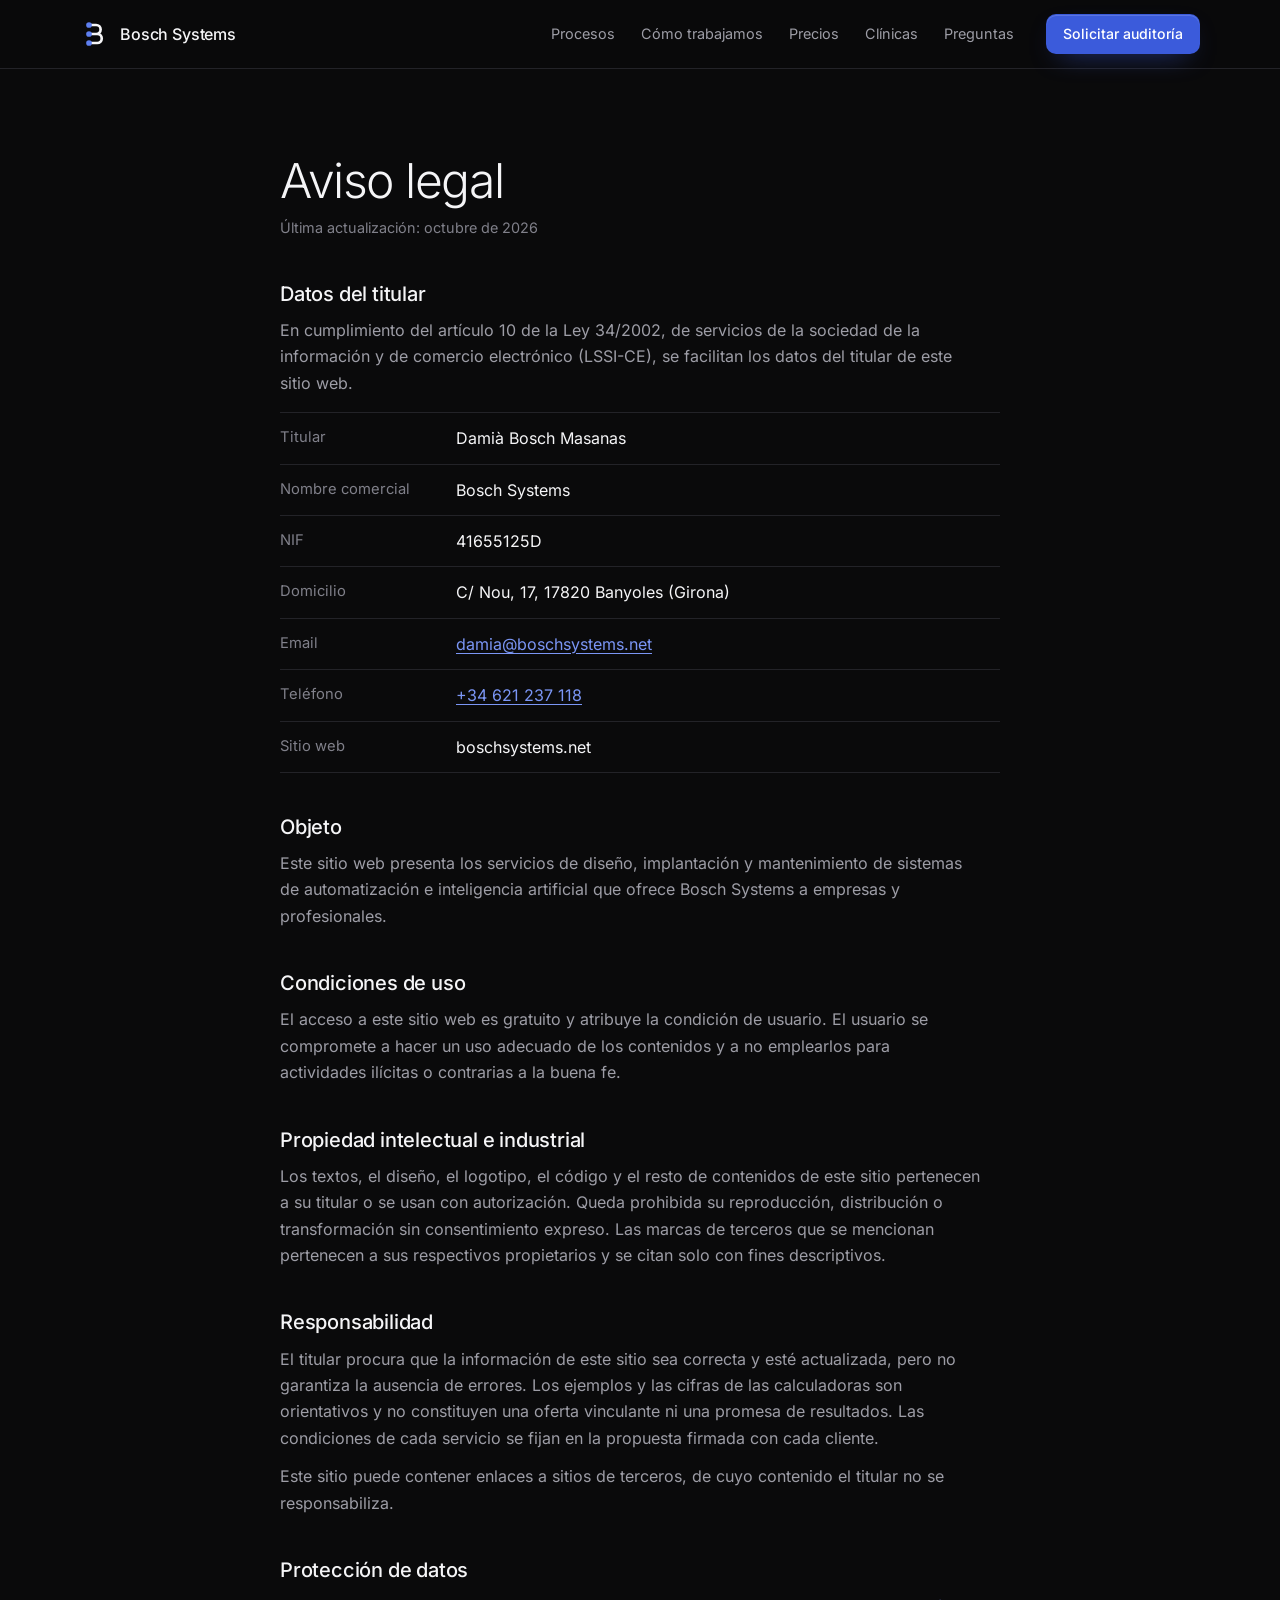
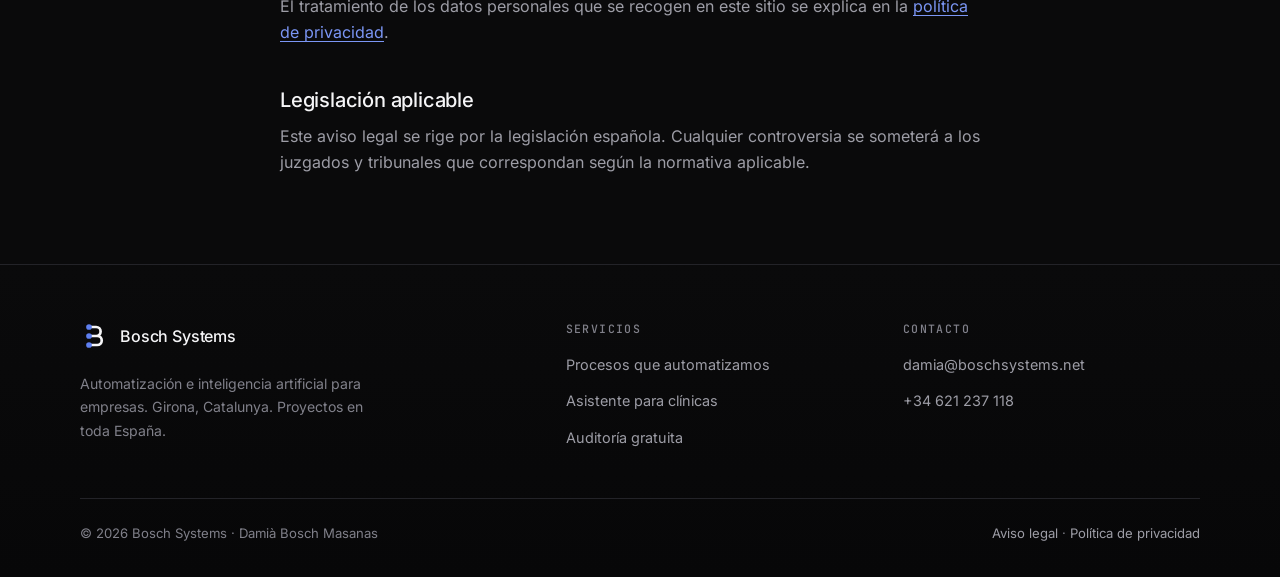
<file: aviso-legal.html>
<!doctype html>
<html lang="es">
<head>
<meta charset="utf-8">
<meta name="viewport" content="width=device-width, initial-scale=1, viewport-fit=cover">
<title>Aviso legal | Bosch Systems</title>
<meta name="description" content="Aviso legal del sitio web de Bosch Systems.">
<meta name="theme-color" content="#0A0A0B">
<link rel="canonical" href="https://boschsystems.net/aviso-legal.html">
<link rel="icon" type="image/svg+xml" href="favicon.svg?v=3">
<link rel="icon" type="image/png" sizes="48x48" href="favicon-48.png?v=3">
<link rel="icon" type="image/png" sizes="192x192" href="favicon-192.png?v=3">
<link rel="shortcut icon" href="favicon.ico?v=3">
<link rel="apple-touch-icon" href="apple-touch-icon.png?v=3">
<link rel="preload" href="assets/fonts/inter-normal.woff2" as="font" type="font/woff2" crossorigin>
<link rel="stylesheet" href="assets/styles.css">
<meta property="og:type" content="website">
<meta property="og:locale" content="es_ES">
<meta property="og:site_name" content="Bosch Systems">
<meta property="og:title" content="Aviso legal | Bosch Systems">
<meta property="og:description" content="Aviso legal del sitio web de Bosch Systems.">
<meta property="og:url" content="https://boschsystems.net/aviso-legal.html">
<meta property="og:image" content="https://boschsystems.net/og-image.png?v=3">
<meta property="og:image:width" content="1200">
<meta property="og:image:height" content="630">
<meta name="twitter:card" content="summary_large_image">
</head>
<body>
<a class="skip" href="#contenido">Saltar al contenido</a>
<header class="top">
  <div class="wrap">
    <a class="brand" href="./" aria-label="Bosch Systems, inicio"><svg viewBox="0 0 40 40" width="30" height="30" aria-hidden="true"><path d="M12 8H21.5A6 6 0 0 1 21.5 20H12M12 20H23A6 6 0 0 1 23 32H12" fill="none" stroke="currentColor" stroke-width="3.6" stroke-linecap="round"/><circle cx="12" cy="8" r="3.8" fill="#5E7FF0"/><circle cx="12" cy="20" r="3.8" fill="#5E7FF0"/><circle cx="12" cy="32" r="3.8" fill="#5E7FF0"/></svg><span>Bosch Systems</span></a>
    <nav class="nav" id="nav" aria-label="Principal"><a href="./#procesos">Procesos</a><a href="./#como-trabajamos">Cómo trabajamos</a><a href="./#precios">Precios</a><a href="clinicas.html">Clínicas</a><a href="./#preguntas">Preguntas</a><a class="btn btn-primary nav-cta" href="./#auditoria">Solicitar auditoría</a></nav>
    <a class="btn btn-primary btn-sm" href="./#auditoria">Solicitar auditoría</a>
    <button class="menu-btn" type="button" aria-label="Abrir menú" aria-expanded="false" aria-controls="nav"><span></span></button>
  </div>
</header>
<main id="contenido" class="legal">
  <div class="wrap">
    <h1>Aviso legal</h1>
    <p class="updated">Última actualización: octubre de 2026</p>

    <h2>Datos del titular</h2>
    <p>En cumplimiento del artículo 10 de la Ley 34/2002, de servicios de la sociedad de la información y de comercio electrónico (LSSI-CE), se facilitan los datos del titular de este sitio web.</p>
    <dl>
      <dt>Titular</dt><dd>Damià Bosch Masanas</dd>
      <dt>Nombre comercial</dt><dd>Bosch Systems</dd>
      <dt>NIF</dt><dd>41655125D</dd>
      <dt>Domicilio</dt><dd>C/ Nou, 17, 17820 Banyoles (Girona)</dd>
      <dt>Email</dt><dd><a class="js-email" href="mailto:damia@boschsystems.net">damia@boschsystems.net</a></dd>
      <dt>Teléfono</dt><dd><a class="js-phone" href="tel:+34621237118">+34 621 237 118</a></dd>
      <dt>Sitio web</dt><dd>boschsystems.net</dd>
    </dl>

    <h2>Objeto</h2>
    <p>Este sitio web presenta los servicios de diseño, implantación y mantenimiento de sistemas de automatización e inteligencia artificial que ofrece Bosch Systems a empresas y profesionales.</p>

    <h2>Condiciones de uso</h2>
    <p>El acceso a este sitio web es gratuito y atribuye la condición de usuario. El usuario se compromete a hacer un uso adecuado de los contenidos y a no emplearlos para actividades ilícitas o contrarias a la buena fe.</p>

    <h2>Propiedad intelectual e industrial</h2>
    <p>Los textos, el diseño, el logotipo, el código y el resto de contenidos de este sitio pertenecen a su titular o se usan con autorización. Queda prohibida su reproducción, distribución o transformación sin consentimiento expreso. Las marcas de terceros que se mencionan pertenecen a sus respectivos propietarios y se citan solo con fines descriptivos.</p>

    <h2>Responsabilidad</h2>
    <p>El titular procura que la información de este sitio sea correcta y esté actualizada, pero no garantiza la ausencia de errores. Los ejemplos y las cifras de las calculadoras son orientativos y no constituyen una oferta vinculante ni una promesa de resultados. Las condiciones de cada servicio se fijan en la propuesta firmada con cada cliente.</p>
    <p>Este sitio puede contener enlaces a sitios de terceros, de cuyo contenido el titular no se responsabiliza.</p>

    <h2>Protección de datos</h2>
    <p>El tratamiento de los datos personales que se recogen en este sitio se explica en la <a href="privacidad.html">política de privacidad</a>.</p>

    <h2>Legislación aplicable</h2>
    <p>Este aviso legal se rige por la legislación española. Cualquier controversia se someterá a los juzgados y tribunales que correspondan según la normativa aplicable.</p>
  </div>
</main>
<footer class="foot">
  <div class="wrap">
    <div>
      <a class="brand" href="./" aria-label="Bosch Systems, inicio"><svg viewBox="0 0 40 40" width="30" height="30" aria-hidden="true"><path d="M12 8H21.5A6 6 0 0 1 21.5 20H12M12 20H23A6 6 0 0 1 23 32H12" fill="none" stroke="currentColor" stroke-width="3.6" stroke-linecap="round"/><circle cx="12" cy="8" r="3.8" fill="#5E7FF0"/><circle cx="12" cy="20" r="3.8" fill="#5E7FF0"/><circle cx="12" cy="32" r="3.8" fill="#5E7FF0"/></svg><span>Bosch Systems</span></a>
      <p>Automatización e inteligencia artificial para empresas. Girona, Catalunya. Proyectos en toda España.</p>
    </div>
    <div>
      <h4>Servicios</h4>
      <ul>
        <li><a href="./#procesos">Procesos que automatizamos</a></li>
        <li><a href="clinicas.html">Asistente para clínicas</a></li>
        <li><a href="./#auditoria">Auditoría gratuita</a></li>
      </ul>
    </div>
    <div>
      <h4>Contacto</h4>
      <ul>
        <li><a class="js-email" href="mailto:damia@boschsystems.net">damia@boschsystems.net</a></li>
        <li><a class="js-phone" href="tel:+34621237118">+34 621 237 118</a></li>
      </ul>
    </div>
    <div class="legal-line">
      <span>© <span class="js-year">2026</span> Bosch Systems · Damià Bosch Masanas</span>
      <span><a href="aviso-legal.html">Aviso legal</a> · <a href="privacidad.html">Política de privacidad</a></span>
    </div>
  </div>
</footer>
<script src="assets/main.js" defer></script>
</body>
</html>
</file>
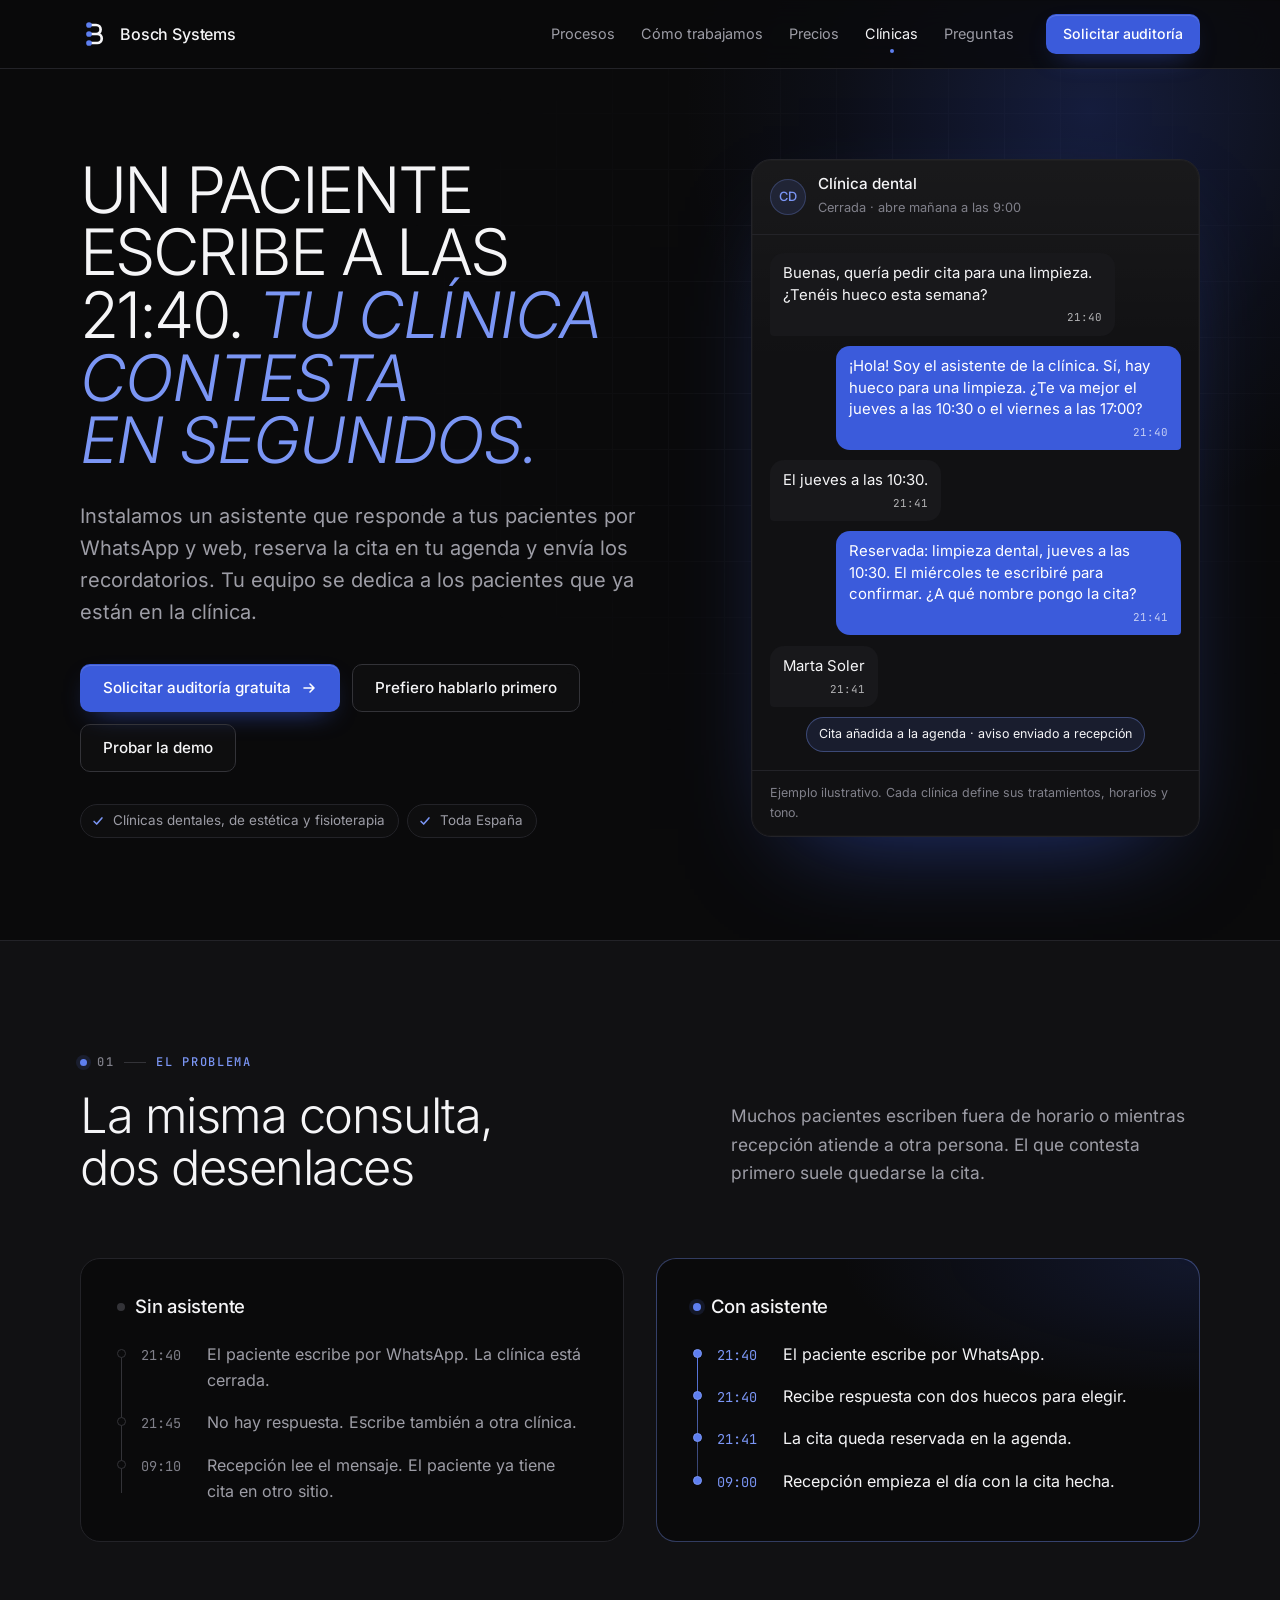
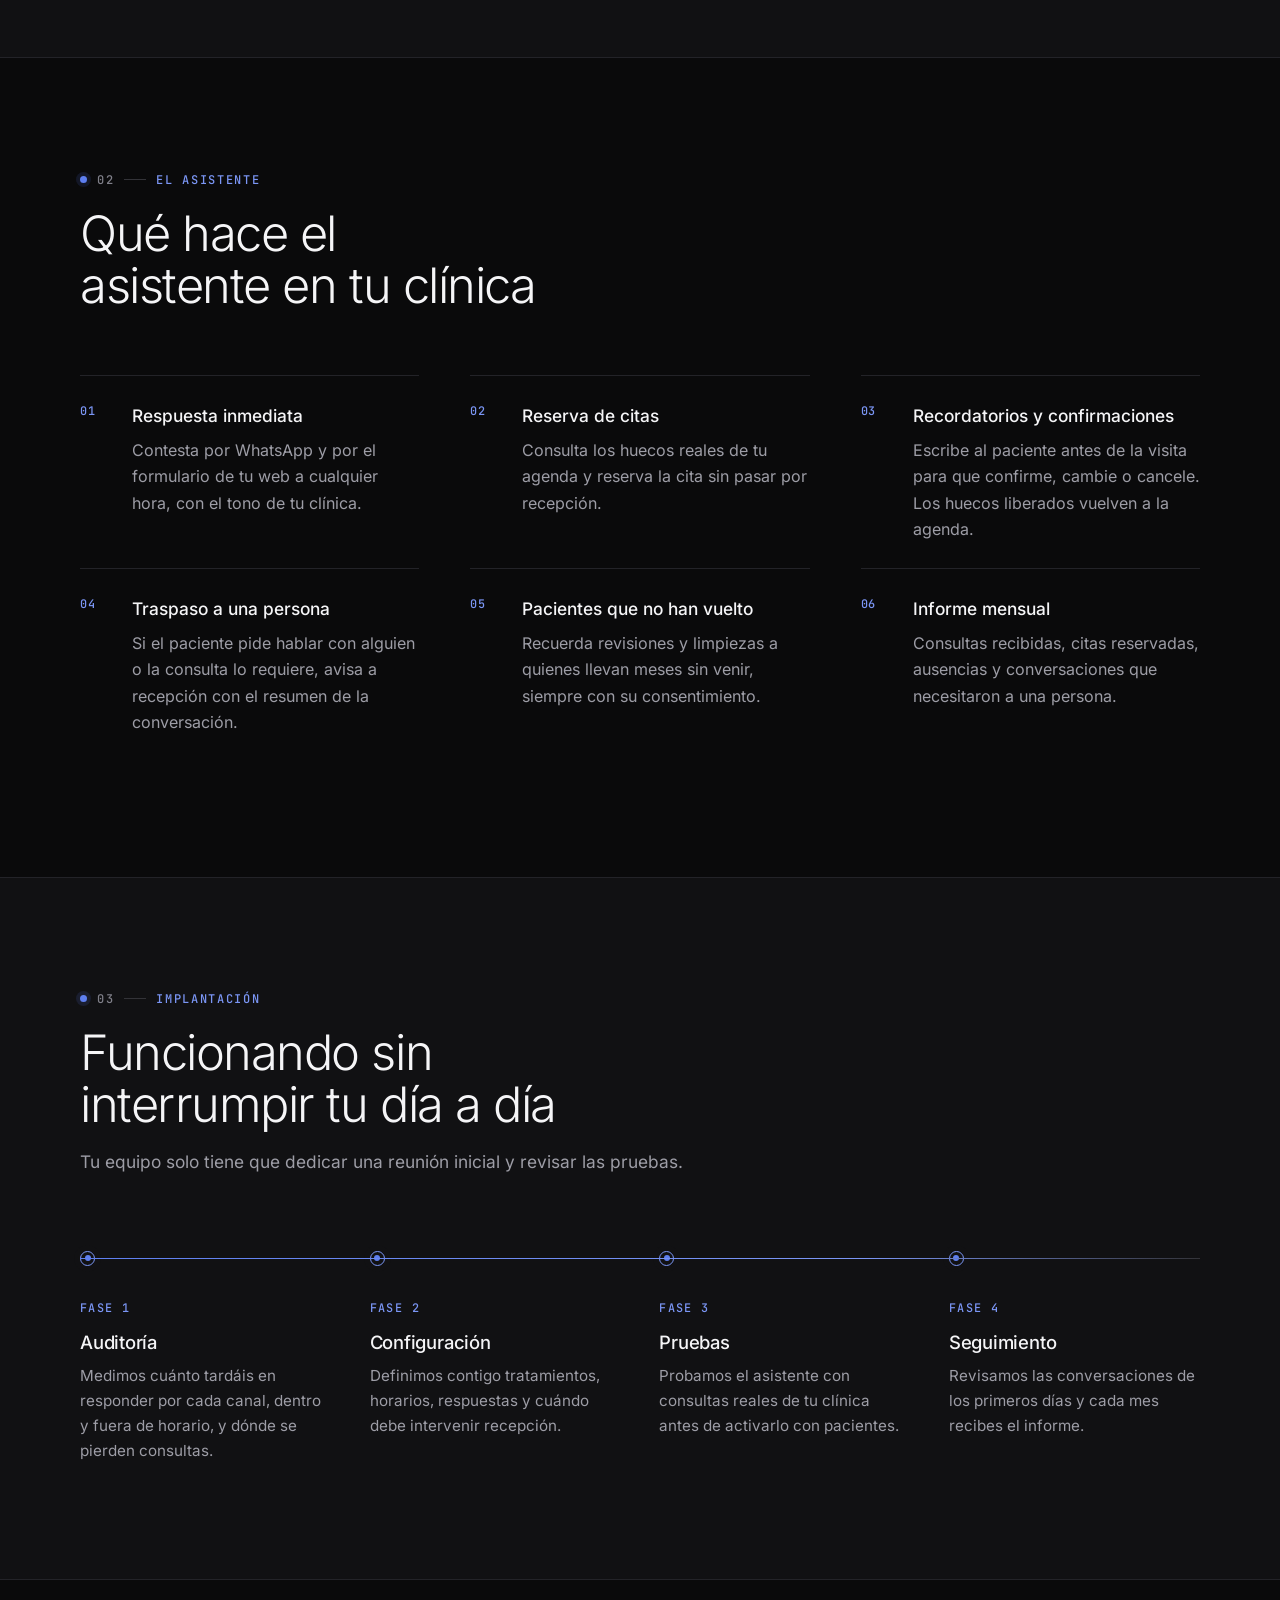
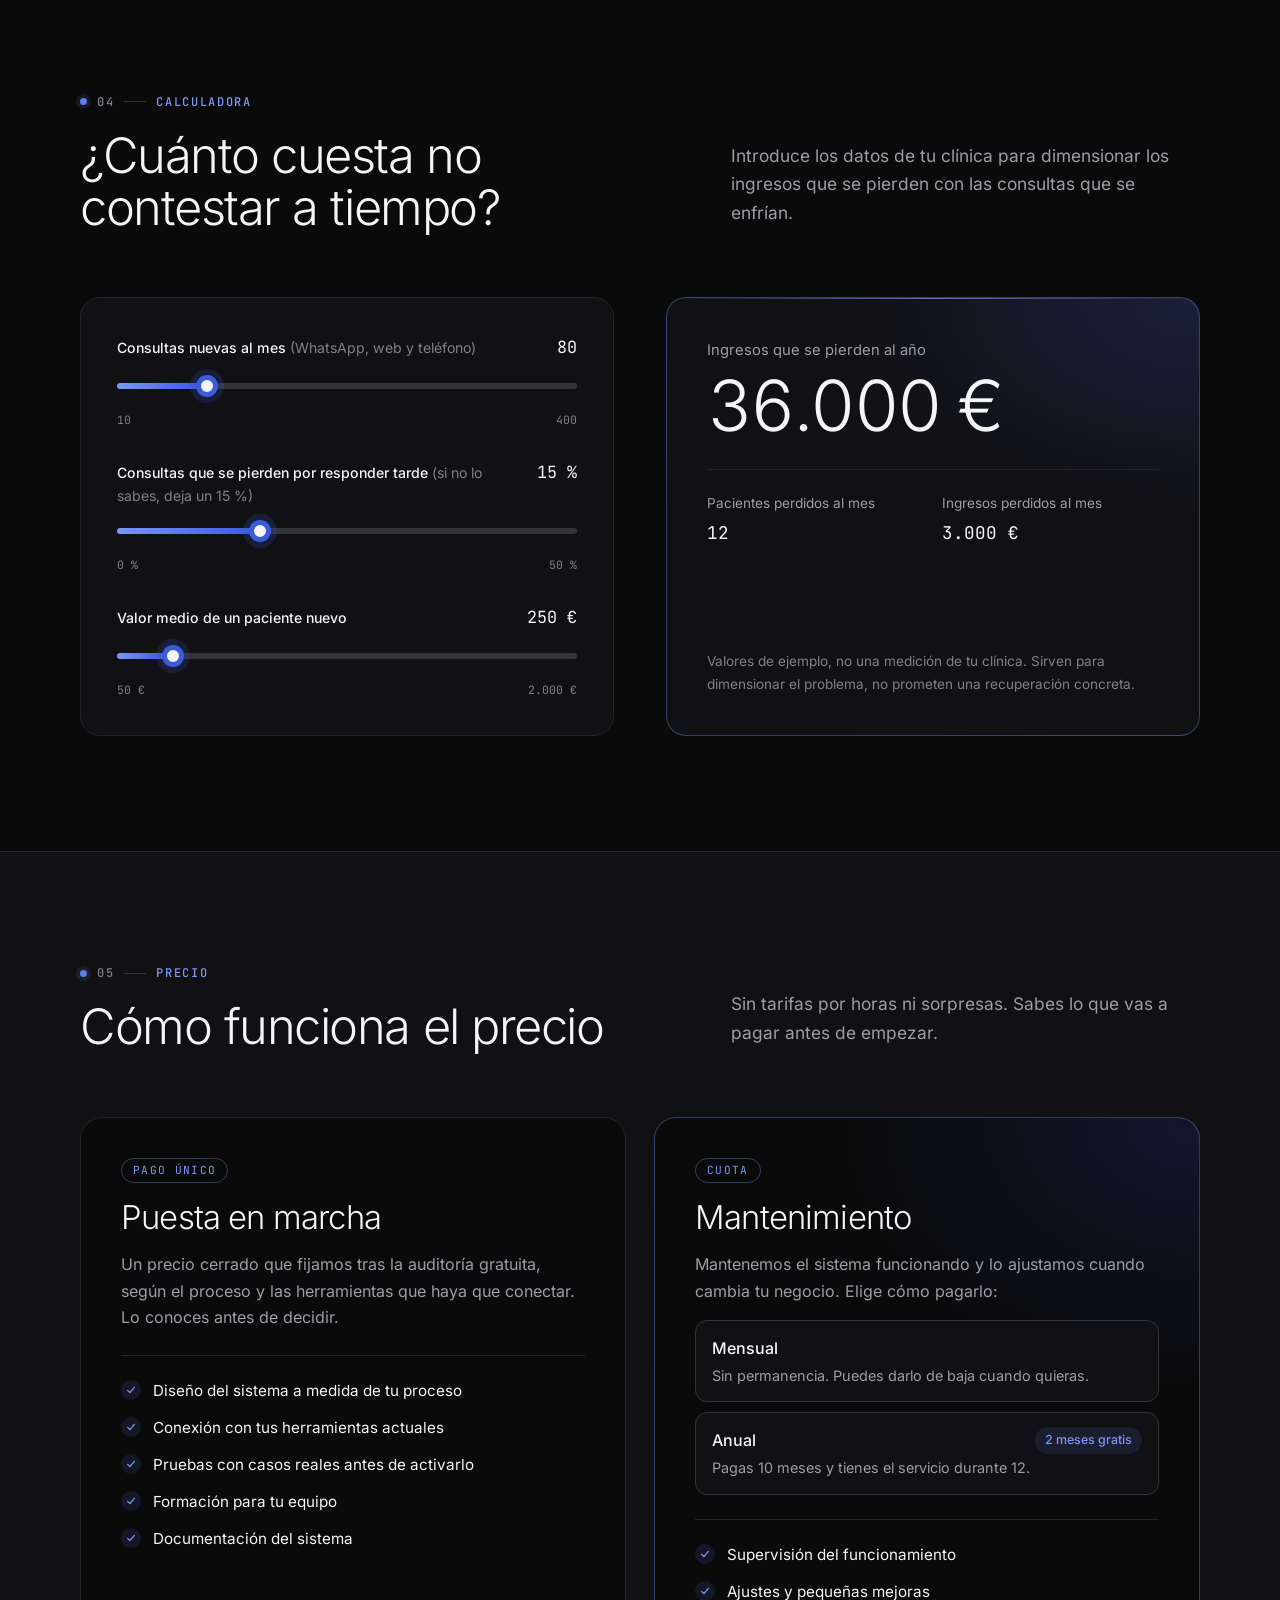
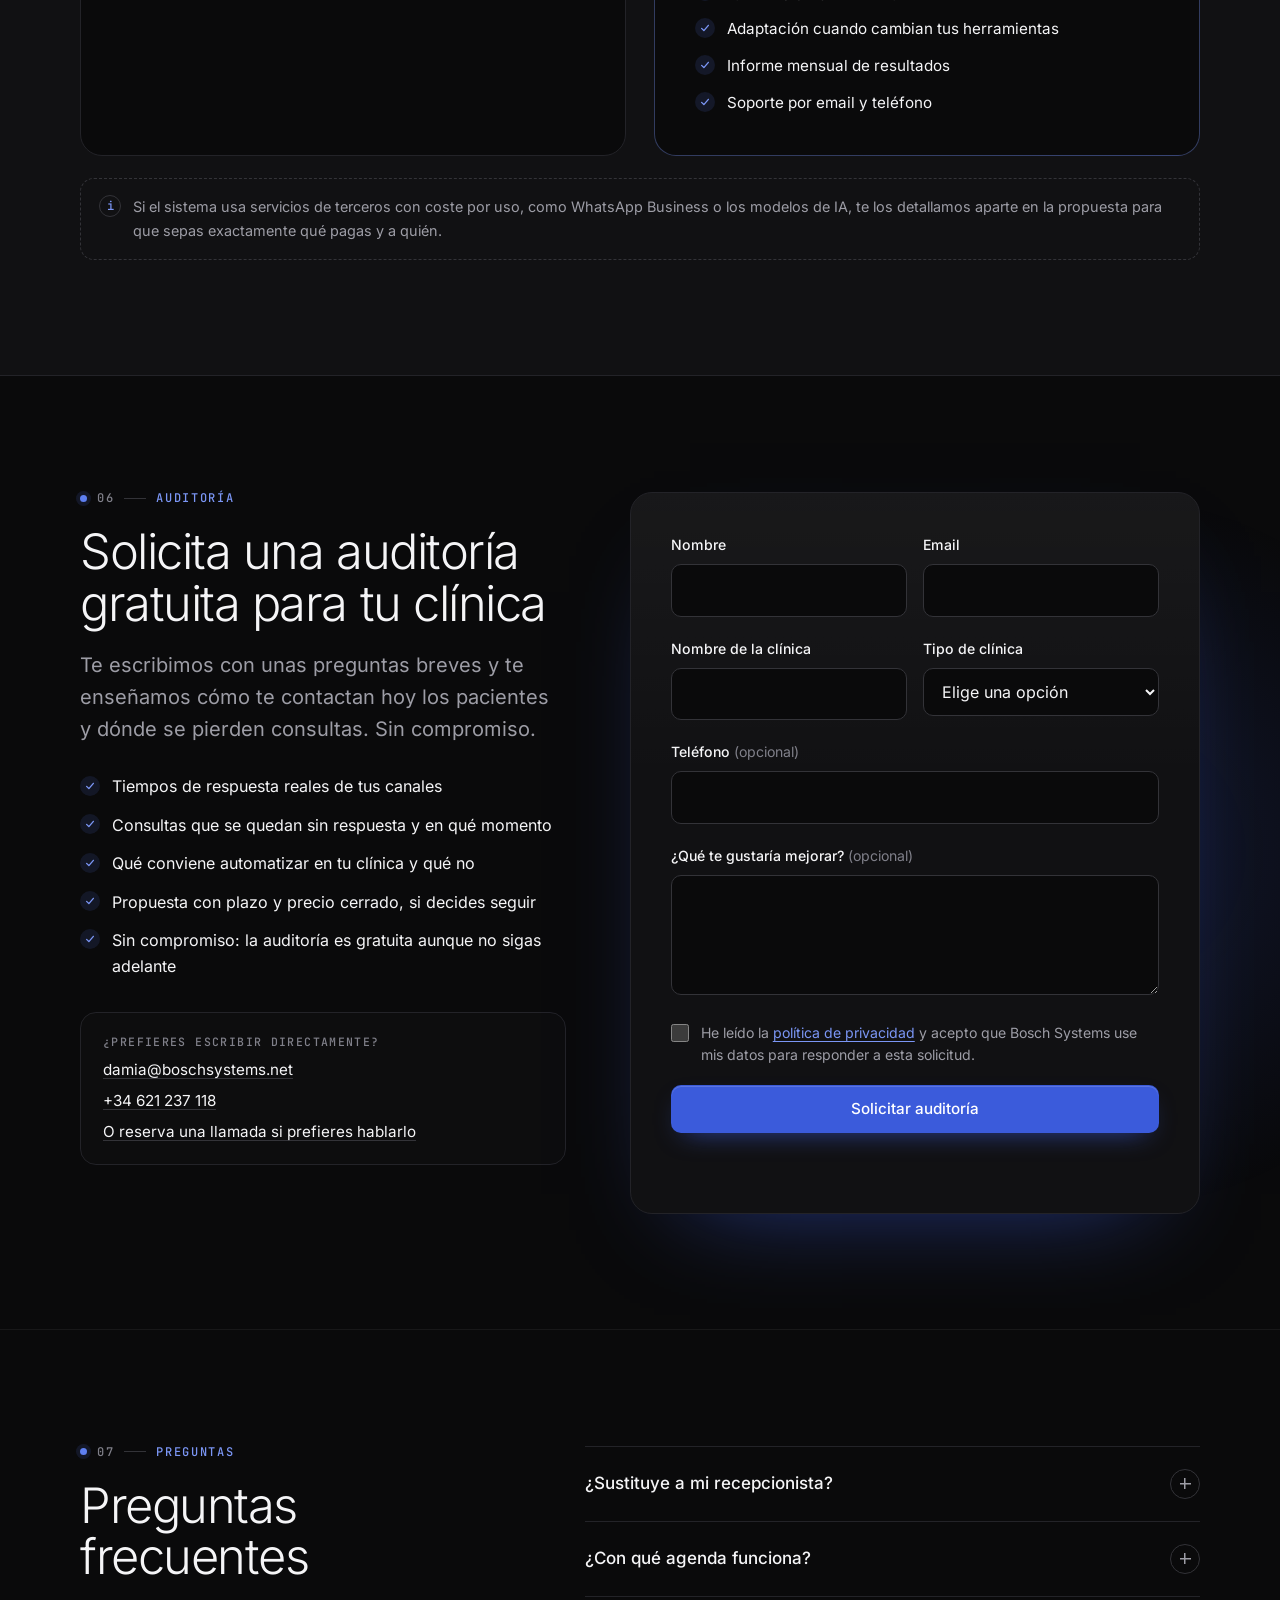
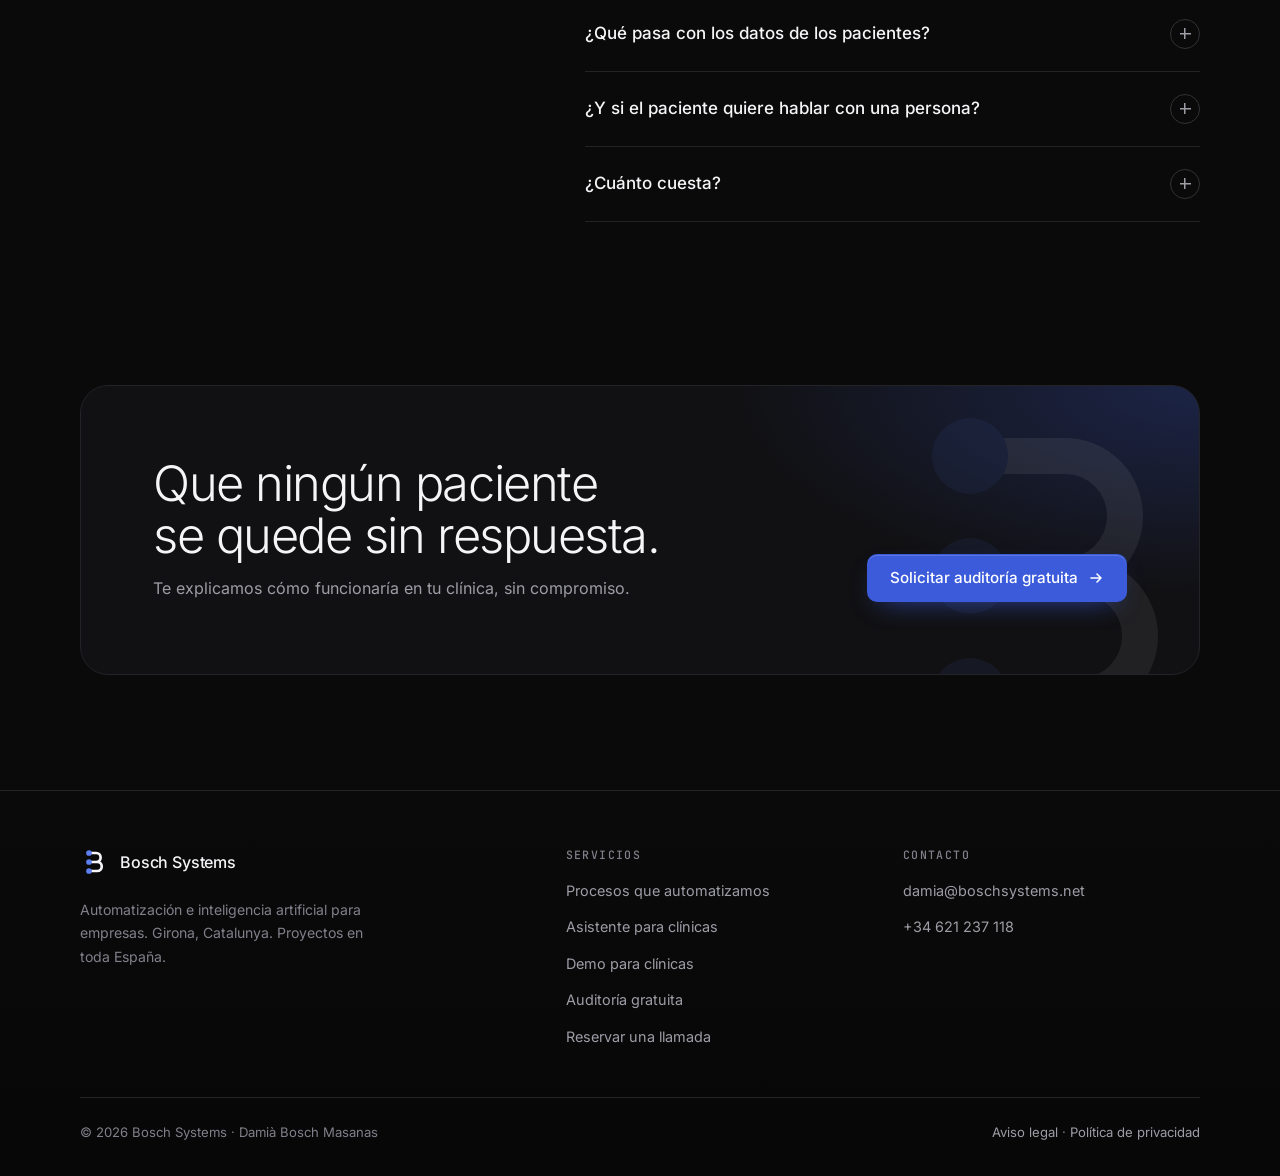
<file: clinicas.html>
<!doctype html>
<html lang="es">
<head>
<meta charset="utf-8">
<meta name="viewport" content="width=device-width, initial-scale=1, viewport-fit=cover">
<title>Asistente de citas y consultas para clínicas | Bosch Systems</title>
<meta name="description" content="Asistente para clínicas dentales, de estética y de fisioterapia: responde a pacientes por WhatsApp y web, reserva citas y envía recordatorios.">
<meta name="theme-color" content="#0A0A0B">
<link rel="canonical" href="https://boschsystems.net/clinicas.html">
<link rel="icon" type="image/svg+xml" href="favicon.svg?v=3">
<link rel="icon" type="image/png" sizes="48x48" href="favicon-48.png?v=3">
<link rel="icon" type="image/png" sizes="192x192" href="favicon-192.png?v=3">
<link rel="shortcut icon" href="favicon.ico?v=3">
<link rel="apple-touch-icon" href="apple-touch-icon.png?v=3">
<link rel="preload" href="assets/fonts/inter-normal.woff2" as="font" type="font/woff2" crossorigin>
<link rel="stylesheet" href="assets/styles.css">
<meta property="og:type" content="website">
<meta property="og:locale" content="es_ES">
<meta property="og:site_name" content="Bosch Systems">
<meta property="og:title" content="Asistente de citas y consultas para clínicas | Bosch Systems">
<meta property="og:description" content="Asistente para clínicas dentales, de estética y de fisioterapia: responde a pacientes por WhatsApp y web, reserva citas y envía recordatorios.">
<meta property="og:url" content="https://boschsystems.net/clinicas.html">
<meta property="og:image" content="https://boschsystems.net/og-image.png?v=3">
<meta property="og:image:width" content="1200">
<meta property="og:image:height" content="630">
<meta name="twitter:card" content="summary_large_image">
</head>
<body>
<a class="skip" href="#contenido">Saltar al contenido</a>
<header class="top">
  <div class="wrap">
    <a class="brand" href="./" aria-label="Bosch Systems, inicio"><svg viewBox="0 0 40 40" width="30" height="30" aria-hidden="true"><path d="M12 8H21.5A6 6 0 0 1 21.5 20H12M12 20H23A6 6 0 0 1 23 32H12" fill="none" stroke="currentColor" stroke-width="3.6" stroke-linecap="round"/><circle cx="12" cy="8" r="3.8" fill="#5E7FF0"/><circle cx="12" cy="20" r="3.8" fill="#5E7FF0"/><circle cx="12" cy="32" r="3.8" fill="#5E7FF0"/></svg><span>Bosch Systems</span></a>
    <nav class="nav" id="nav" aria-label="Principal"><a href="./#procesos">Procesos</a><a href="./#como-trabajamos">Cómo trabajamos</a><a href="#precios">Precios</a><a href="clinicas.html" aria-current="page">Clínicas</a><a href="./#preguntas">Preguntas</a><a class="btn btn-primary nav-cta" href="#auditoria">Solicitar auditoría</a></nav>
    <a class="btn btn-primary btn-sm" href="#auditoria">Solicitar auditoría</a>
    <button class="menu-btn" type="button" aria-label="Abrir menú" aria-expanded="false" aria-controls="nav"><span></span></button>
  </div>
</header>
<main id="contenido">
  <section class="hero">
    <div class="wrap">
      <div>
        <h1>Un paciente escribe a las 21:40. <em>Tu clínica contesta en segundos.</em></h1>
        <p class="lead">Instalamos un asistente que responde a tus pacientes por WhatsApp y web, reserva la cita en tu agenda y envía los recordatorios. Tu equipo se dedica a los pacientes que ya están en la clínica.</p>
        <div class="actions">
          <a class="btn btn-primary btn-arrow" href="#auditoria">Solicitar auditoría gratuita</a>
          <a class="btn btn-ghost js-booking" href="#auditoria" hidden>Prefiero hablarlo primero</a>
          <a class="btn btn-ghost" href="demo.html">Probar la demo</a>
          <a class="btn btn-ghost js-no-booking" href="#como-funciona">Ver cómo funciona</a>
        </div>
        <div class="hero-meta">
          <span>Clínicas dentales, de estética y fisioterapia</span>
          <span>Toda España</span>
        </div>
      </div>

      <figure class="thread" aria-label="Ejemplo de conversación con el asistente">
        <div class="thread-head">
          <span class="avatar" aria-hidden="true">CD</span>
          <div><strong>Clínica dental</strong><small>Cerrada · abre mañana a las 9:00</small></div>
        </div>
        <div class="msgs">
          <div class="m in">Buenas, quería pedir cita para una limpieza. ¿Tenéis hueco esta semana?<span class="t">21:40</span></div>
          <div class="m out">¡Hola! Soy el asistente de la clínica. Sí, hay hueco para una limpieza. ¿Te va mejor el jueves a las 10:30 o el viernes a las 17:00?<span class="t">21:40</span></div>
          <div class="m in">El jueves a las 10:30.<span class="t">21:41</span></div>
          <div class="m out">Reservada: limpieza dental, jueves a las 10:30. El miércoles te escribiré para confirmar. ¿A qué nombre pongo la cita?<span class="t">21:41</span></div>
          <div class="m in">Marta Soler<span class="t">21:41</span></div>
          <div class="sys">Cita añadida a la agenda · aviso enviado a recepción</div>
        </div>
        <figcaption class="thread-foot">Ejemplo ilustrativo. Cada clínica define sus tratamientos, horarios y tono.</figcaption>
      </figure>
    </div>
  </section>

  <section class="band band-surface" id="problema">
    <div class="wrap">
      <div class="head head-split">
        <div>
          <p class="eyebrow" aria-hidden="true"><span>01</span>El problema</p>
          <h2>La misma consulta, dos desenlaces</h2>
        </div>
        <p>Muchos pacientes escriben fuera de horario o mientras recepción atiende a otra persona. El que contesta primero suele quedarse la cita.</p>
      </div>
      <div class="compare">
        <div class="tl">
          <h3>Sin asistente</h3>
          <ol>
            <li><time>21:40</time><span>El paciente escribe por WhatsApp. La clínica está cerrada.</span></li>
            <li><time>21:45</time><span>No hay respuesta. Escribe también a otra clínica.</span></li>
            <li><time>09:10</time><span>Recepción lee el mensaje. El paciente ya tiene cita en otro sitio.</span></li>
          </ol>
        </div>
        <div class="tl with">
          <h3>Con asistente</h3>
          <ol>
            <li><time>21:40</time><span>El paciente escribe por WhatsApp.</span></li>
            <li><time>21:40</time><span>Recibe respuesta con dos huecos para elegir.</span></li>
            <li><time>21:41</time><span>La cita queda reservada en la agenda.</span></li>
            <li><time>09:00</time><span>Recepción empieza el día con la cita hecha.</span></li>
          </ol>
        </div>
      </div>
    </div>
  </section>

  <section class="band" id="como-funciona">
    <div class="wrap">
      <div class="head">
        <p class="eyebrow" aria-hidden="true"><span>02</span>El asistente</p>
        <h2>Qué hace el asistente en tu clínica</h2>
      </div>
      <dl class="feat">
        <div><dt>Respuesta inmediata</dt><dd>Contesta por WhatsApp y por el formulario de tu web a cualquier hora, con el tono de tu clínica.</dd></div>
        <div><dt>Reserva de citas</dt><dd>Consulta los huecos reales de tu agenda y reserva la cita sin pasar por recepción.</dd></div>
        <div><dt>Recordatorios y confirmaciones</dt><dd>Escribe al paciente antes de la visita para que confirme, cambie o cancele. Los huecos liberados vuelven a la agenda.</dd></div>
        <div><dt>Traspaso a una persona</dt><dd>Si el paciente pide hablar con alguien o la consulta lo requiere, avisa a recepción con el resumen de la conversación.</dd></div>
        <div><dt>Pacientes que no han vuelto</dt><dd>Recuerda revisiones y limpiezas a quienes llevan meses sin venir, siempre con su consentimiento.</dd></div>
        <div><dt>Informe mensual</dt><dd>Consultas recibidas, citas reservadas, ausencias y conversaciones que necesitaron a una persona.</dd></div>
      </dl>
    </div>
  </section>

  <section class="band band-surface" id="fases">
    <div class="wrap">
      <div class="head">
        <p class="eyebrow" aria-hidden="true"><span>03</span>Implantación</p>
        <h2>Funcionando sin interrumpir tu día a día</h2>
        <p>Tu equipo solo tiene que dedicar una reunión inicial y revisar las pruebas.</p>
      </div>
      <ol class="steps">
        <li><span class="n">Fase 1</span><h3>Auditoría</h3><p>Medimos cuánto tardáis en responder por cada canal, dentro y fuera de horario, y dónde se pierden consultas.</p></li>
        <li><span class="n">Fase 2</span><h3>Configuración</h3><p>Definimos contigo tratamientos, horarios, respuestas y cuándo debe intervenir recepción.</p></li>
        <li><span class="n">Fase 3</span><h3>Pruebas</h3><p>Probamos el asistente con consultas reales de tu clínica antes de activarlo con pacientes.</p></li>
        <li><span class="n">Fase 4</span><h3>Seguimiento</h3><p>Revisamos las conversaciones de los primeros días y cada mes recibes el informe.</p></li>
      </ol>
    </div>
  </section>

  <section class="band" id="calculadora">
    <div class="wrap">
      <div class="head head-split">
        <div>
          <p class="eyebrow" aria-hidden="true"><span>04</span>Calculadora</p>
          <h2>¿Cuánto cuesta no contestar a tiempo?</h2>
        </div>
        <p>Introduce los datos de tu clínica para dimensionar los ingresos que se pierden con las consultas que se enfrían.</p>
      </div>
      <div class="calc">
        <form class="fields" id="calc-clinica" onsubmit="return false">
          <div class="slider">
            <div class="slider-head"><label for="c-consultas">Consultas nuevas al mes <span class="hint">(WhatsApp, web y teléfono)</span></label><output id="c-consultas-v" for="c-consultas">80</output></div>
            <input id="c-consultas" type="range" min="10" max="400" step="5" value="80">
            <div class="slider-scale" aria-hidden="true"><span>10</span><span>400</span></div>
          </div>
          <div class="slider">
            <div class="slider-head"><label for="c-perdidas">Consultas que se pierden por responder tarde <span class="hint">(si no lo sabes, deja un 15 %)</span></label><output id="c-perdidas-v" for="c-perdidas">15 %</output></div>
            <input id="c-perdidas" type="range" min="0" max="50" step="1" value="15">
            <div class="slider-scale" aria-hidden="true"><span>0 %</span><span>50 %</span></div>
          </div>
          <div class="slider">
            <div class="slider-head"><label for="c-valor">Valor medio de un paciente nuevo</label><output id="c-valor-v" for="c-valor">250 €</output></div>
            <input id="c-valor" type="range" min="50" max="2000" step="25" value="250">
            <div class="slider-scale" aria-hidden="true"><span>50 €</span><span>2.000 €</span></div>
          </div>
        </form>
        <div class="result" aria-live="polite">
          <p class="cap">Ingresos que se pierden al año</p>
          <p class="big" id="c-anio">36.000 €</p>
          <dl>
            <div><dt>Pacientes perdidos al mes</dt><dd id="c-pac">12</dd></div>
            <div><dt>Ingresos perdidos al mes</dt><dd id="c-mes">3.000 €</dd></div>
          </dl>
          <p class="note">Valores de ejemplo, no una medición de tu clínica. Sirven para dimensionar el problema, no prometen una recuperación concreta.</p>
        </div>
      </div>
    </div>
  </section>

  <section class="band band-surface" id="precios">
    <div class="wrap">
      <div class="head head-split">
        <div>
          <p class="eyebrow" aria-hidden="true"><span>05</span>Precio</p>
          <h2>Cómo funciona el precio</h2>
        </div>
        <p>Sin tarifas por horas ni sorpresas. Sabes lo que vas a pagar antes de empezar.</p>
      </div>
      <div class="pricing">
        <article class="plan">
          <span class="plan-tag mono">Pago único</span>
          <h3>Puesta en marcha</h3>
          <p>Un precio cerrado que fijamos tras la auditoría gratuita, según el proceso y las herramientas que haya que conectar. Lo conoces antes de decidir.</p>
          <ul class="checks">
            <li>Diseño del sistema a medida de tu proceso</li>
            <li>Conexión con tus herramientas actuales</li>
            <li>Pruebas con casos reales antes de activarlo</li>
            <li>Formación para tu equipo</li>
            <li>Documentación del sistema</li>
          </ul>
        </article>
        <article class="plan plan-main">
          <span class="plan-tag mono">Cuota</span>
          <h3>Mantenimiento</h3>
          <p>Mantenemos el sistema funcionando y lo ajustamos cuando cambia tu negocio. Elige cómo pagarlo:</p>
          <div class="bills">
            <div class="bill"><strong>Mensual</strong><span>Sin permanencia. Puedes darlo de baja cuando quieras.</span></div>
            <div class="bill"><strong>Anual</strong><em class="save">2 meses gratis</em><span>Pagas 10 meses y tienes el servicio durante 12.</span></div>
          </div>
          <ul class="checks">
            <li>Supervisión del funcionamiento</li>
            <li>Ajustes y pequeñas mejoras</li>
            <li>Adaptación cuando cambian tus herramientas</li>
            <li>Informe mensual de resultados</li>
            <li>Soporte por email y teléfono</li>
          </ul>
        </article>
      </div>
      <p class="pricing-note">Si el sistema usa servicios de terceros con coste por uso, como WhatsApp Business o los modelos de IA, te los detallamos aparte en la propuesta para que sepas exactamente qué pagas y a quién.</p>
    </div>
  </section>
  <section class="band" id="auditoria">
    <div class="wrap audit">
      <div>
        <p class="eyebrow" aria-hidden="true"><span>06</span>Auditoría</p>
        <h2>Solicita una auditoría gratuita para tu clínica</h2>
        <p class="lead">Te escribimos con unas preguntas breves y te enseñamos cómo te contactan hoy los pacientes y dónde se pierden consultas. Sin compromiso.</p>
        <ul class="checks">
          <li>Tiempos de respuesta reales de tus canales</li>
          <li>Consultas que se quedan sin respuesta y en qué momento</li>
          <li>Qué conviene automatizar en tu clínica y qué no</li>
          <li>Propuesta con plazo y precio cerrado, si decides seguir</li>
          <li>Sin compromiso: la auditoría es gratuita aunque no sigas adelante</li>
        </ul>
        <div class="direct">
          <span>¿Prefieres escribir directamente?</span>
          <a class="js-email" href="mailto:damia@boschsystems.net">damia@boschsystems.net</a>
          <a class="js-phone" href="tel:+34621237118">+34 621 237 118</a>
          <a class="js-booking" href="#auditoria" hidden>O reserva una llamada si prefieres hablarlo</a>
        </div>
      </div>

      <form class="form js-lead-form" novalidate data-subject="Auditoría para clínica">
        <input type="hidden" name="origen" value="clinicas">
        <div class="two">
          <div><label for="f-nombre">Nombre</label><input id="f-nombre" name="nombre" type="text" autocomplete="name" required></div>
          <div><label for="f-email">Email</label><input id="f-email" name="email" type="email" autocomplete="email" required></div>
        </div>
        <div class="two">
          <div><label for="f-empresa">Nombre de la clínica</label><input id="f-empresa" name="empresa" type="text" autocomplete="organization" required></div>
          <div>
            <label for="f-sector">Tipo de clínica</label>
            <select id="f-sector" name="sector" required>
              <option value="">Elige una opción</option>
              <option>Clínica dental</option><option>Clínica de estética</option><option>Fisioterapia</option><option>Otra</option>
            </select>
          </div>
        </div>
        <div><label for="f-tel">Teléfono <span class="hint">(opcional)</span></label><input id="f-tel" name="telefono" type="tel" autocomplete="tel"></div>
        <div><label for="f-mensaje">¿Qué te gustaría mejorar? <span class="hint">(opcional)</span></label><textarea id="f-mensaje" name="mensaje"></textarea></div>
        <div class="trap" aria-hidden="true"><label for="f-extra">No rellenar</label><input id="f-extra" name="contacto_extra" type="text" tabindex="-1" autocomplete="off"></div>
        <div class="consent">
          <input id="f-consent" name="consent" type="checkbox" required>
          <label for="f-consent">He leído la <a href="privacidad.html">política de privacidad</a> y acepto que Bosch Systems use mis datos para responder a esta solicitud.</label>
        </div>
        <button class="btn btn-primary" type="submit">Solicitar auditoría</button>
        <p class="status" role="status" aria-live="polite"></p>
      </form>
    </div>
  </section>

  <section class="band" id="preguntas">
    <div class="wrap split">
      <div class="split-aside">
        <div class="head">
          <p class="eyebrow" aria-hidden="true"><span>07</span>Preguntas</p>
          <h2>Preguntas frecuentes</h2>
        </div>
      </div>
      <div class="faq">
        <details><summary>¿Sustituye a mi recepcionista?</summary><p>No. Se ocupa de las consultas repetitivas y de las que llegan fuera de horario. Recepción conserva las llamadas, la atención en persona y las decisiones que requieren criterio.</p></details>
        <details><summary>¿Con qué agenda funciona?</summary><p>Con Google Calendar, Outlook y los programas de gestión de clínicas que permiten conexión. Lo comprobamos en la auditoría, antes de presupuestar.</p></details>
        <details><summary>¿Qué pasa con los datos de los pacientes?</summary><p>El asistente solo recoge lo necesario para dar la cita: nombre, contacto y tipo de visita. No da consejo clínico ni pide información de salud. Antes de empezar firmamos un contrato de encargado del tratamiento.</p></details>
        <details><summary>¿Y si el paciente quiere hablar con una persona?</summary><p>El asistente lo detecta, avisa a recepción y deja el resumen de la conversación para que nadie tenga que volver a preguntar.</p></details>
        <details><summary>¿Cuánto cuesta?</summary><p>La puesta en marcha tiene un precio cerrado que te damos tras la auditoría, según los canales y la agenda que haya que conectar. El mantenimiento se paga aparte, de forma mensual sin permanencia o anual con dos meses gratis.</p></details>
      </div>
    </div>
  </section>

  <section class="band final">
    <div class="wrap">
      <div class="final-panel">
        <div>
          <h2>Que ningún paciente se quede sin respuesta.</h2>
          <p>Te explicamos cómo funcionaría en tu clínica, sin compromiso.</p>
        </div>
        <a class="btn btn-primary btn-arrow" href="#auditoria">Solicitar auditoría gratuita</a>
        <svg class="final-mark" viewBox="0 0 40 40" aria-hidden="true"><path d="M12 8H21.5A6 6 0 0 1 21.5 20H12M12 20H23A6 6 0 0 1 23 32H12" fill="none" stroke="#F5F5F7" stroke-width="3.6" stroke-linecap="round"/><circle cx="12" cy="8" r="3.8" fill="#5E7FF0"/><circle cx="12" cy="20" r="3.8" fill="#5E7FF0"/><circle cx="12" cy="32" r="3.8" fill="#5E7FF0"/></svg>
      </div>
    </div>
  </section>
</main>
<footer class="foot">
  <div class="wrap">
    <div>
      <a class="brand" href="./" aria-label="Bosch Systems, inicio"><svg viewBox="0 0 40 40" width="30" height="30" aria-hidden="true"><path d="M12 8H21.5A6 6 0 0 1 21.5 20H12M12 20H23A6 6 0 0 1 23 32H12" fill="none" stroke="currentColor" stroke-width="3.6" stroke-linecap="round"/><circle cx="12" cy="8" r="3.8" fill="#5E7FF0"/><circle cx="12" cy="20" r="3.8" fill="#5E7FF0"/><circle cx="12" cy="32" r="3.8" fill="#5E7FF0"/></svg><span>Bosch Systems</span></a>
      <p>Automatización e inteligencia artificial para empresas. Girona, Catalunya. Proyectos en toda España.</p>
    </div>
    <div>
      <h2 class="foot-h">Servicios</h2>
      <ul>
        <li><a href="./#procesos">Procesos que automatizamos</a></li>
        <li><a href="clinicas.html">Asistente para clínicas</a></li>
        <li><a href="demo.html">Demo para clínicas</a></li>
        <li><a href="./#auditoria">Auditoría gratuita</a></li>
        <li><a href="llamada.html">Reservar una llamada</a></li>
      </ul>
    </div>
    <div>
      <h2 class="foot-h">Contacto</h2>
      <ul>
        <li><a class="js-email" href="mailto:damia@boschsystems.net">damia@boschsystems.net</a></li>
        <li><a class="js-phone" href="tel:+34621237118">+34 621 237 118</a></li>
      </ul>
    </div>
    <div class="legal-line">
      <span>© <span class="js-year">2026</span> Bosch Systems · Damià Bosch Masanas</span>
      <span><a href="aviso-legal.html">Aviso legal</a> · <a href="privacidad.html">Política de privacidad</a></span>
    </div>
  </div>
</footer>
<script src="assets/main.js" defer></script>
</body>
</html>
</file>
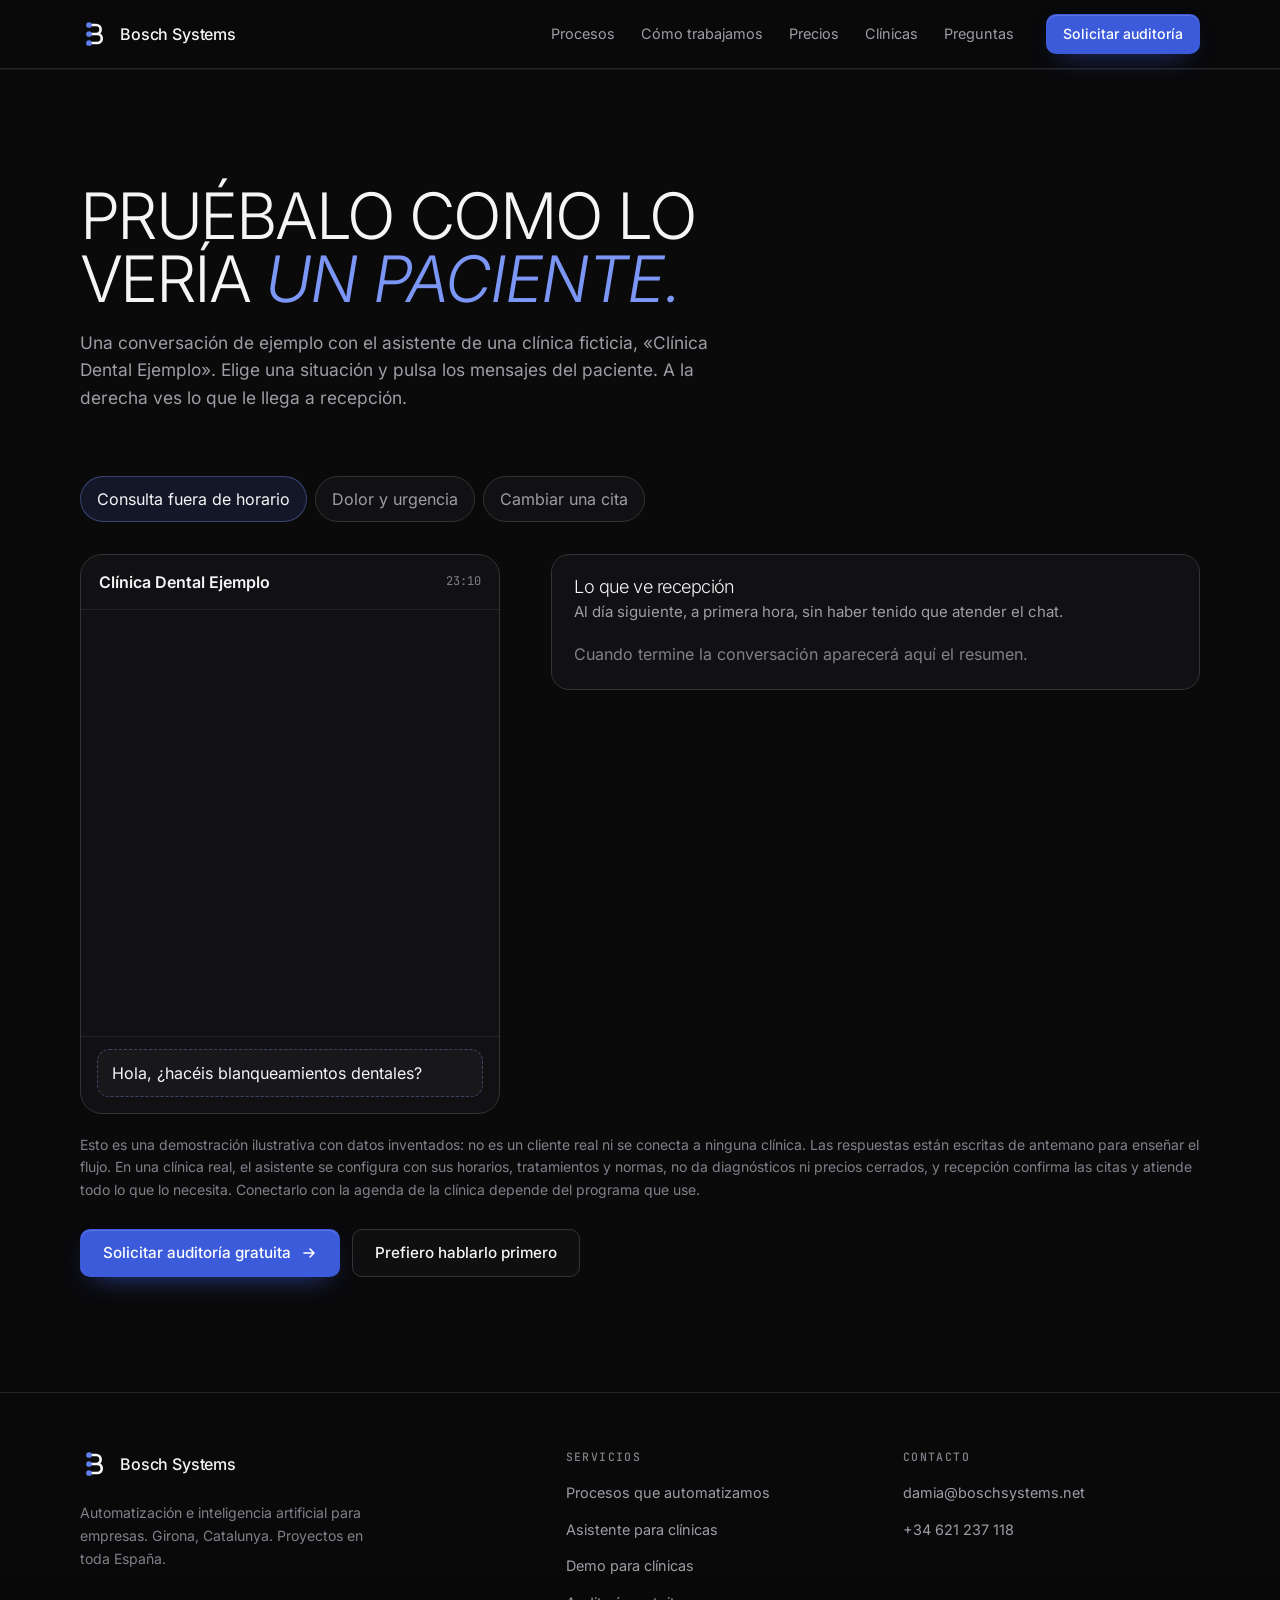
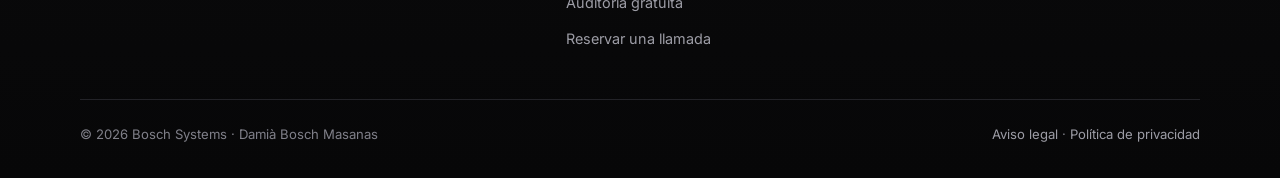
<file: demo.html>
<!doctype html>
<html lang="es">
<head>
<meta charset="utf-8">
<meta name="viewport" content="width=device-width, initial-scale=1, viewport-fit=cover">
<title>Demo del asistente para clínicas | Bosch Systems</title>
<meta name="description" content="Pruébalo tú: una conversación de ejemplo con el asistente de una clínica ficticia, fuera de horario, una urgencia y un cambio de cita.">
<meta name="theme-color" content="#0A0A0B">
<link rel="canonical" href="https://boschsystems.net/demo.html">
<link rel="icon" type="image/svg+xml" href="favicon.svg?v=3">
<link rel="icon" type="image/png" sizes="48x48" href="favicon-48.png?v=3">
<link rel="icon" type="image/png" sizes="192x192" href="favicon-192.png?v=3">
<link rel="shortcut icon" href="favicon.ico?v=3">
<link rel="apple-touch-icon" href="apple-touch-icon.png?v=3">
<link rel="preload" href="assets/fonts/inter-normal.woff2" as="font" type="font/woff2" crossorigin>
<link rel="stylesheet" href="assets/styles.css">
<meta property="og:type" content="website">
<meta property="og:locale" content="es_ES">
<meta property="og:site_name" content="Bosch Systems">
<meta property="og:title" content="Demo del asistente para clínicas | Bosch Systems">
<meta property="og:description" content="Pruébalo tú: una conversación de ejemplo con el asistente de una clínica ficticia, fuera de horario, una urgencia y un cambio de cita.">
<meta property="og:url" content="https://boschsystems.net/demo.html">
<meta property="og:image" content="https://boschsystems.net/og-image.png?v=3">
<meta property="og:image:width" content="1200">
<meta property="og:image:height" content="630">
<meta name="twitter:card" content="summary_large_image">
<style>
.demo-page .demo-grid{display:grid;grid-template-columns:minmax(0,420px) minmax(0,1fr);gap:clamp(24px,4vw,56px);align-items:start;margin-top:32px}
.demo-tabs{display:flex;flex-wrap:wrap;gap:8px;margin:24px 0 0}
.demo-tabs button{font:inherit;color:var(--muted);background:var(--surface);border:1px solid var(--line-strong);border-radius:999px;padding:9px 16px;cursor:pointer;min-height:44px}
.demo-tabs button[aria-pressed="true"]{color:var(--ink);border-color:var(--accent-line);background:var(--accent-soft)}
.phone{background:var(--surface);border:1px solid var(--line-strong);border-radius:22px;overflow:hidden;display:flex;flex-direction:column;height:min(560px,78vh)}
.phone-bar{padding:14px 18px;border-bottom:1px solid var(--line);display:flex;justify-content:space-between;gap:12px;align-items:center}
.phone-bar b{font-weight:600}
.phone-bar span{font-family:var(--mono);font-size:12px;color:var(--dim)}
.chat{flex:1;overflow-y:auto;padding:16px;display:flex;flex-direction:column;gap:10px}
.msg{max-width:84%;padding:10px 14px;border-radius:14px;line-height:1.5;font-size:15px;white-space:pre-line}
.msg.p{align-self:flex-end;background:var(--accent-soft);border:1px solid var(--accent-line)}
.msg.a{align-self:flex-start;background:var(--raised);border:1px solid var(--line)}
.msg.typing{color:var(--dim);font-family:var(--mono);font-size:13px}
.chips{padding:12px 16px 16px;border-top:1px solid var(--line);display:flex;flex-direction:column;gap:8px;min-height:74px}
.chips button{font:inherit;text-align:left;color:var(--ink);background:var(--raised);border:1px dashed var(--accent-line);border-radius:12px;padding:10px 14px;cursor:pointer;min-height:44px}
.chips button:hover{border-color:var(--accent-ink)}
.chips p{margin:0;color:var(--dim);font-size:14px}
.recep{background:var(--surface);border:1px solid var(--line-strong);border-radius:18px;padding:22px}
.recep h2{font-size:18px;margin:0 0 4px}
.recep .sub{color:var(--muted);margin:0 0 16px;font-size:15px}
.recep dl{display:grid;grid-template-columns:auto 1fr;gap:8px 16px;margin:0;font-size:15px}
.recep dt{color:var(--dim);font-family:var(--mono);font-size:12px;text-transform:uppercase;letter-spacing:.06em;padding-top:2px}
.recep dd{margin:0}
.recep .empty{color:var(--dim);margin:0}
.recep .tag-urg{color:#FFB4A9}
.demo-note{margin-top:20px;color:var(--dim);font-size:14px;line-height:1.6}
.demo-cta{margin-top:28px;display:flex;flex-wrap:wrap;gap:12px}
@media (max-width:860px){.demo-page .demo-grid{grid-template-columns:1fr}.phone{height:min(520px,74vh)}}
</style>
</head>
<body>
<a class="skip" href="#contenido">Saltar al contenido</a>
<header class="top">
  <div class="wrap">
    <a class="brand" href="./" aria-label="Bosch Systems, inicio"><svg viewBox="0 0 40 40" width="30" height="30" aria-hidden="true"><path d="M12 8H21.5A6 6 0 0 1 21.5 20H12M12 20H23A6 6 0 0 1 23 32H12" fill="none" stroke="currentColor" stroke-width="3.6" stroke-linecap="round"/><circle cx="12" cy="8" r="3.8" fill="#5E7FF0"/><circle cx="12" cy="20" r="3.8" fill="#5E7FF0"/><circle cx="12" cy="32" r="3.8" fill="#5E7FF0"/></svg><span>Bosch Systems</span></a>
    <nav class="nav" id="nav" aria-label="Principal"><a href="./#procesos">Procesos</a><a href="./#como-trabajamos">Cómo trabajamos</a><a href="./#precios">Precios</a><a href="clinicas.html">Clínicas</a><a href="./#preguntas">Preguntas</a><a class="btn btn-primary nav-cta" href="./#auditoria">Solicitar auditoría</a></nav>
    <a class="btn btn-primary btn-sm" href="./#auditoria">Solicitar auditoría</a>
    <button class="menu-btn" type="button" aria-label="Abrir menú" aria-expanded="false" aria-controls="nav"><span></span></button>
  </div>
</header>
<main id="contenido">
  <section class="band demo-page">
    <div class="wrap">
      <div class="head">
        <h1>Pruébalo como lo vería <em>un paciente.</em></h1>
        <p class="lead">Una conversación de ejemplo con el asistente de una clínica ficticia, «Clínica Dental Ejemplo». Elige una situación y pulsa los mensajes del paciente. A la derecha ves lo que le llega a recepción.</p>
      </div>
      <div class="demo-tabs" role="group" aria-label="Situaciones de ejemplo">
        <button type="button" data-s="0" aria-pressed="true">Consulta fuera de horario</button>
        <button type="button" data-s="1" aria-pressed="false">Dolor y urgencia</button>
        <button type="button" data-s="2" aria-pressed="false">Cambiar una cita</button>
      </div>
      <div class="demo-grid">
        <div class="phone" aria-label="Conversación de ejemplo">
          <div class="phone-bar"><b>Clínica Dental Ejemplo</b><span id="hora">23:10</span></div>
          <div class="chat" id="chat" aria-live="polite"></div>
          <div class="chips" id="chips"></div>
        </div>
        <aside class="recep" aria-live="polite">
          <h2>Lo que ve recepción</h2>
          <p class="sub">Al día siguiente, a primera hora, sin haber tenido que atender el chat.</p>
          <div id="recep"><p class="empty">Cuando termine la conversación aparecerá aquí el resumen.</p></div>
        </aside>
      </div>
      <p class="demo-note">Esto es una demostración ilustrativa con datos inventados: no es un cliente real ni se conecta a ninguna clínica. Las respuestas están escritas de antemano para enseñar el flujo. En una clínica real, el asistente se configura con sus horarios, tratamientos y normas, no da diagnósticos ni precios cerrados, y recepción confirma las citas y atiende todo lo que lo necesita. Conectarlo con la agenda de la clínica depende del programa que use.</p>
      <div class="demo-cta">
        <a class="btn btn-primary btn-arrow" href="clinicas.html#auditoria">Solicitar auditoría gratuita</a>
        <a class="btn btn-ghost" href="llamada.html">Prefiero hablarlo primero</a>
      </div>
    </div>
  </section>
</main>
<footer class="foot">
  <div class="wrap">
    <div>
      <a class="brand" href="./" aria-label="Bosch Systems, inicio"><svg viewBox="0 0 40 40" width="30" height="30" aria-hidden="true"><path d="M12 8H21.5A6 6 0 0 1 21.5 20H12M12 20H23A6 6 0 0 1 23 32H12" fill="none" stroke="currentColor" stroke-width="3.6" stroke-linecap="round"/><circle cx="12" cy="8" r="3.8" fill="#5E7FF0"/><circle cx="12" cy="20" r="3.8" fill="#5E7FF0"/><circle cx="12" cy="32" r="3.8" fill="#5E7FF0"/></svg><span>Bosch Systems</span></a>
      <p>Automatización e inteligencia artificial para empresas. Girona, Catalunya. Proyectos en toda España.</p>
    </div>
    <div>
      <h2 class="foot-h">Servicios</h2>
      <ul>
        <li><a href="./#procesos">Procesos que automatizamos</a></li>
        <li><a href="clinicas.html">Asistente para clínicas</a></li>
        <li><a href="demo.html">Demo para clínicas</a></li>
        <li><a href="./#auditoria">Auditoría gratuita</a></li>
        <li><a href="llamada.html">Reservar una llamada</a></li>
      </ul>
    </div>
    <div>
      <h2 class="foot-h">Contacto</h2>
      <ul>
        <li><a class="js-email" href="mailto:damia@boschsystems.net">damia@boschsystems.net</a></li>
        <li><a class="js-phone" href="tel:+34621237118">+34 621 237 118</a></li>
      </ul>
    </div>
    <div class="legal-line">
      <span>© <span class="js-year">2026</span> Bosch Systems · Damià Bosch Masanas</span>
      <span><a href="aviso-legal.html">Aviso legal</a> · <a href="privacidad.html">Política de privacidad</a></span>
    </div>
  </div>
</footer>
<script src="assets/main.js" defer></script>
<script>
(function () {
  var S = [
    { hora: "23:10", steps: [
      ["p", "Hola, ¿hacéis blanqueamientos dentales?"],
      ["a", "Hola, soy el asistente de Clínica Dental Ejemplo. Sí, hacemos blanqueamiento. El precio y el tipo dependen de una primera valoración con el equipo, así que no puedo darte una cifra cerrada por aquí. ¿Quieres que deje solicitada una valoración? Mañana podría ser a las 10:00 o a las 12:30."],
      ["p", "A las 10:00 me va bien"],
      ["a", "Hecho. ¿Me dices tu nombre y un teléfono por si recepción tiene que localizarte?"],
      ["p", "Laura Gómez, 600 000 000"],
      ["a", "Gracias, Laura. Dejo solicitada la valoración de mañana a las 10:00. Recepción lo verá a primera hora y te la confirmará por mensaje."]
    ], recep: [["Paciente", "Laura Gómez (600 000 000)"], ["Motivo", "Información sobre blanqueamiento"], ["Cita solicitada", "Mañana, 10:00 · valoración"], ["Estado", "Pendiente de confirmar por recepción"], ["Hora del mensaje", "23:10, fuera de horario"]] },
    { hora: "07:45", steps: [
      ["p", "Me duele muchísimo una muela y se me ha hinchado la cara"],
      ["a", "Lo siento mucho. Con hinchazón y dolor fuerte, esto puede ser una urgencia y no puedo valorarlo por chat. Voy a avisar ahora mismo a recepción para que te llamen en cuanto abran, a las 9:00. Si además tienes fiebre o te cuesta tragar o respirar, llama al 112 sin esperar."],
      ["p", "Vale, mi número es 611 111 111, soy Marcos"],
      ["a", "Gracias, Marcos. Queda marcado como urgente: recepción te llamará al 611 111 111 a las 9:00."]
    ], recep: [["Paciente", "Marcos (611 111 111)"], ["Motivo", "Dolor fuerte e hinchazón facial"], ["Prioridad", "URGENTE · llamar a las 9:00"], ["Estado", "Derivado a una persona"], ["Hora del mensaje", "07:45, antes de abrir"]] },
    { hora: "20:30", steps: [
      ["p", "Necesito cambiar mi cita del jueves"],
      ["a", "Claro. ¿Me dices tu nombre y a qué hora la tienes?"],
      ["p", "Ana Ruiz, jueves a las 16:00"],
      ["a", "Gracias, Ana. ¿Qué te vendría mejor? Puedo proponerle a recepción la mañana del jueves, a las 10:30, o el viernes a las 17:00."],
      ["p", "El viernes a las 17:00"],
      ["a", "Perfecto: dejo pedido el cambio al viernes a las 17:00. Recepción lo revisa y te confirma por mensaje."]
    ], recep: [["Paciente", "Ana Ruiz"], ["Cambio pedido", "Jueves 16:00 → viernes 17:00"], ["Estado", "Pendiente de confirmar por recepción"], ["Hora del mensaje", "20:30, fuera de horario"]] }
  ];
  var chat = document.getElementById("chat"), chips = document.getElementById("chips"), recep = document.getElementById("recep"), hora = document.getElementById("hora");
  var tabs = document.querySelectorAll(".demo-tabs button");
  var cur = 0, step = 0, token = 0;
  var reduce = window.matchMedia && window.matchMedia("(prefers-reduced-motion: reduce)").matches;

  function add(cls, text) {
    var d = document.createElement("div");
    d.className = "msg " + cls;
    d.textContent = text;
    chat.appendChild(d);
    chat.scrollTop = chat.scrollHeight;
    return d;
  }
  function showRecep(s) {
    recep.textContent = "";
    var dl = document.createElement("dl");
    s.recep.forEach(function (r) {
      var dt = document.createElement("dt"), dd = document.createElement("dd");
      dt.textContent = r[0]; dd.textContent = r[1];
      if (r[1].indexOf("URGENTE") === 0) dd.className = "tag-urg";
      dl.appendChild(dt); dl.appendChild(dd);
    });
    recep.appendChild(dl);
  }
  function offer() {
    var s = S[cur];
    chips.textContent = "";
    if (step >= s.steps.length) {
      showRecep(s);
      var p = document.createElement("p");
      p.textContent = "Fin de la conversación de ejemplo. Prueba otra situación arriba.";
      chips.appendChild(p);
      return;
    }
    var b = document.createElement("button");
    b.type = "button";
    b.textContent = s.steps[step][1];
    b.addEventListener("click", function () { sendPatient(); });
    chips.appendChild(b);
  }
  function sendPatient() {
    var my = token, s = S[cur];
    add("p", s.steps[step][1]);
    step++;
    chips.textContent = "";
    var reply = s.steps[step];
    if (!reply) { offer(); return; }
    var t = add("a typing", "escribiendo…");
    setTimeout(function () {
      if (my !== token) return;
      t.remove();
      add("a", reply[1]);
      step++;
      offer();
    }, reduce ? 0 : 900);
  }
  function load(i) {
    token++; cur = i; step = 0;
    chat.textContent = "";
    recep.textContent = "";
    var e = document.createElement("p"); e.className = "empty"; e.textContent = "Cuando termine la conversación aparecerá aquí el resumen.";
    recep.appendChild(e);
    hora.textContent = S[i].hora;
    tabs.forEach(function (t, k) { t.setAttribute("aria-pressed", k === i ? "true" : "false"); });
    offer();
  }
  tabs.forEach(function (t, k) { t.addEventListener("click", function () { load(k); }); });
  load(0);
})();
</script>

</body>
</html>
</file>
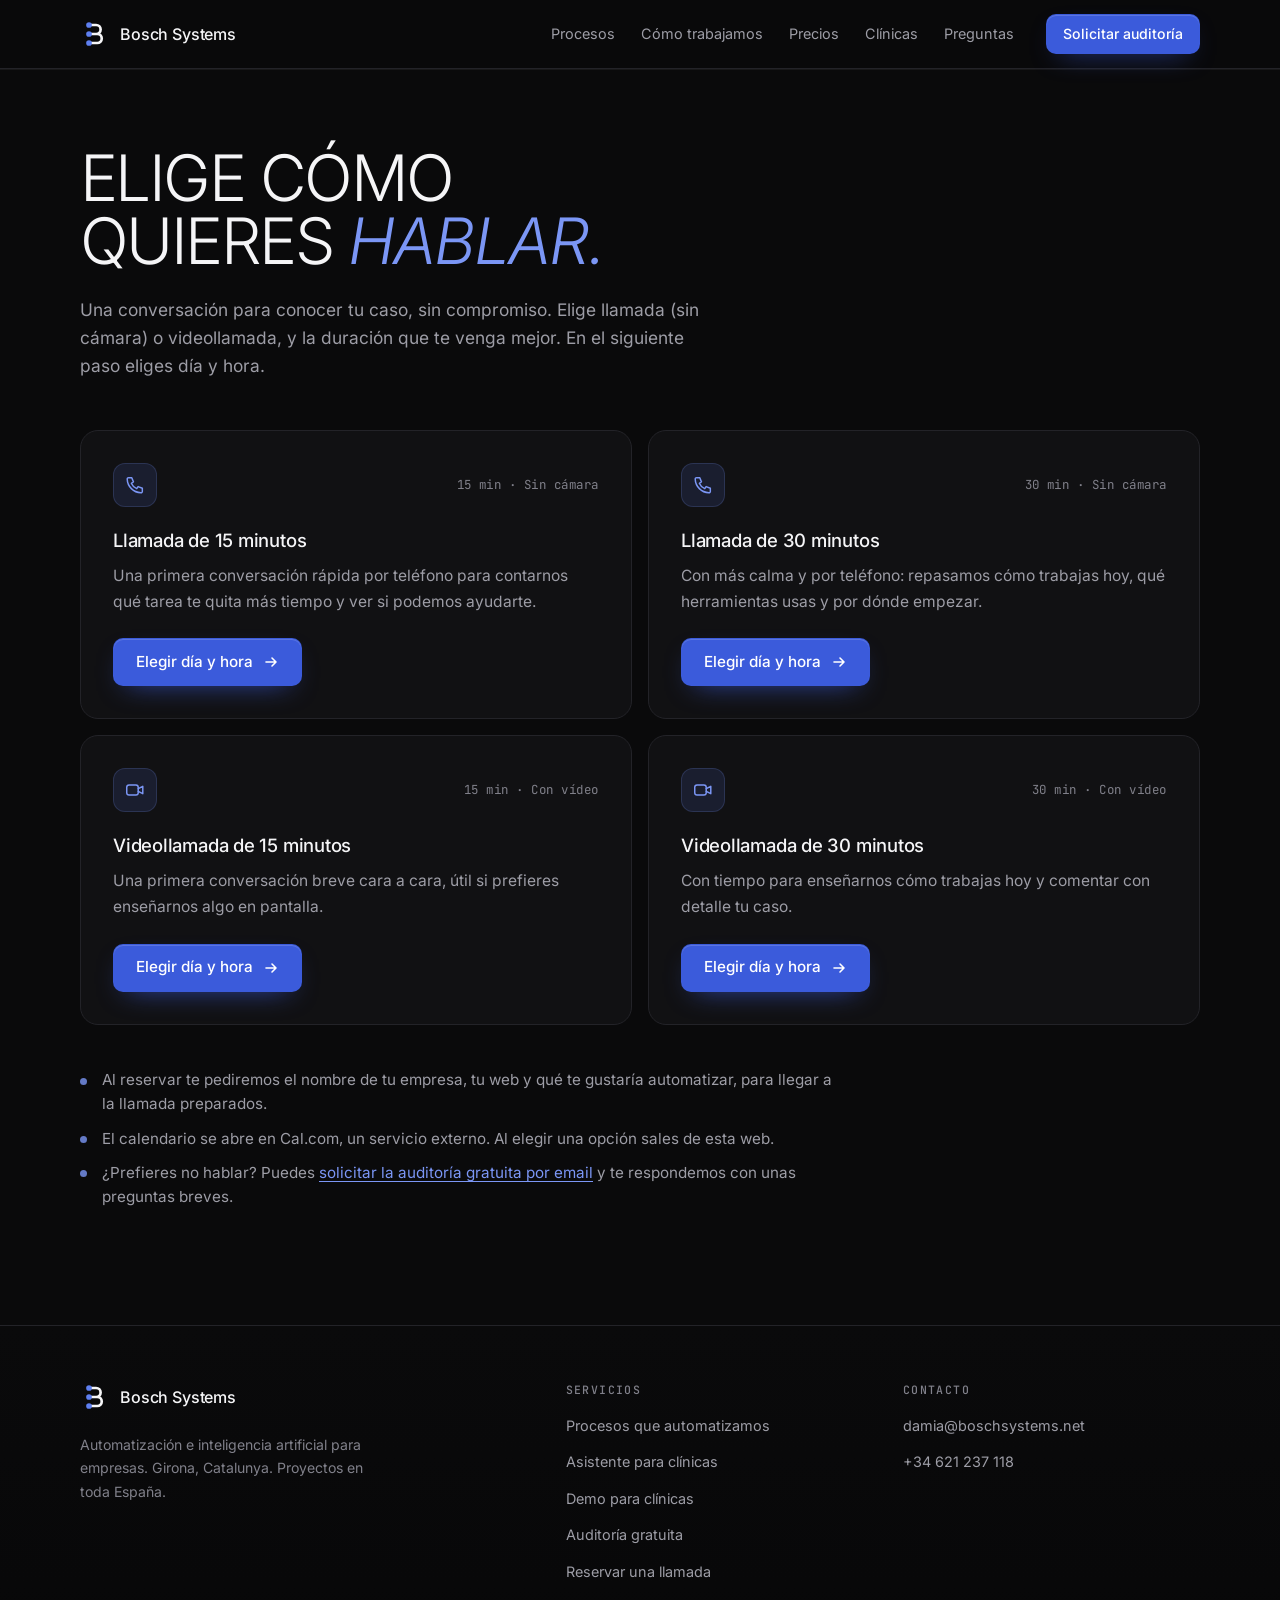
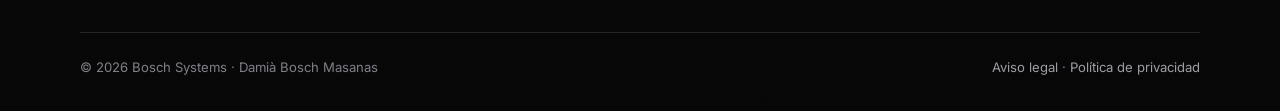
<file: llamada.html>
<!doctype html>
<html lang="es">
<head>
<meta charset="utf-8">
<meta name="viewport" content="width=device-width, initial-scale=1, viewport-fit=cover">
<title>Reserva una llamada | Bosch Systems</title>
<meta name="description" content="Elige llamada o videollamada, de 15 o 30 minutos, para hablar de qué tarea de tu empresa se puede automatizar.">
<meta name="theme-color" content="#0A0A0B">
<link rel="canonical" href="https://boschsystems.net/llamada.html">
<link rel="icon" type="image/svg+xml" href="favicon.svg?v=3">
<link rel="icon" type="image/png" sizes="48x48" href="favicon-48.png?v=3">
<link rel="icon" type="image/png" sizes="192x192" href="favicon-192.png?v=3">
<link rel="shortcut icon" href="favicon.ico?v=3">
<link rel="apple-touch-icon" href="apple-touch-icon.png?v=3">
<link rel="preload" href="assets/fonts/inter-normal.woff2" as="font" type="font/woff2" crossorigin>
<link rel="stylesheet" href="assets/styles.css">
<meta property="og:type" content="website">
<meta property="og:locale" content="es_ES">
<meta property="og:site_name" content="Bosch Systems">
<meta property="og:title" content="Reserva una llamada | Bosch Systems">
<meta property="og:description" content="Elige llamada o videollamada, de 15 o 30 minutos, para hablar de qué tarea de tu empresa se puede automatizar.">
<meta property="og:url" content="https://boschsystems.net/llamada.html">
<meta property="og:image" content="https://boschsystems.net/og-image.png?v=3">
<meta property="og:image:width" content="1200">
<meta property="og:image:height" content="630">
<meta name="twitter:card" content="summary_large_image">
</head>
<body>
<a class="skip" href="#contenido">Saltar al contenido</a>
<header class="top">
  <div class="wrap">
    <a class="brand" href="./" aria-label="Bosch Systems, inicio"><svg viewBox="0 0 40 40" width="30" height="30" aria-hidden="true"><path d="M12 8H21.5A6 6 0 0 1 21.5 20H12M12 20H23A6 6 0 0 1 23 32H12" fill="none" stroke="currentColor" stroke-width="3.6" stroke-linecap="round"/><circle cx="12" cy="8" r="3.8" fill="#5E7FF0"/><circle cx="12" cy="20" r="3.8" fill="#5E7FF0"/><circle cx="12" cy="32" r="3.8" fill="#5E7FF0"/></svg><span>Bosch Systems</span></a>
    <nav class="nav" id="nav" aria-label="Principal"><a href="./#procesos">Procesos</a><a href="./#como-trabajamos">Cómo trabajamos</a><a href="./#precios">Precios</a><a href="clinicas.html">Clínicas</a><a href="./#preguntas">Preguntas</a><a class="btn btn-primary nav-cta" href="./#auditoria">Solicitar auditoría</a></nav>
    <a class="btn btn-primary btn-sm" href="./#auditoria">Solicitar auditoría</a>
    <button class="menu-btn" type="button" aria-label="Abrir menú" aria-expanded="false" aria-controls="nav"><span></span></button>
  </div>
</header>
<main id="contenido">
  <section class="band call-page">
    <div class="wrap">
      <div class="head">
        <h1>Elige cómo quieres <em>hablar.</em></h1>
        <p class="lead">Una conversación para conocer tu caso, sin compromiso. Elige llamada (sin cámara) o videollamada, y la duración que te venga mejor. En el siguiente paso eliges día y hora.</p>
      </div>
      <div class="calls">
        <article class="proc">
          <div class="proc-top"><span class="proc-ico" aria-hidden="true"><svg viewBox="0 0 24 24" fill="none" stroke="currentColor" stroke-width="1.6" stroke-linecap="round" stroke-linejoin="round"><path d="M5 4h3.5l1.8 4.6-2.3 1.5a11 11 0 0 0 5.9 5.9l1.5-2.3L20 15.5V19a1.5 1.5 0 0 1-1.6 1.5A15.5 15.5 0 0 1 3.5 5.6 1.5 1.5 0 0 1 5 4z"/></svg></span><span class="proc-n mono">15 min · Sin cámara</span></div>
          <h3>Llamada de 15 minutos</h3>
          <p>Una primera conversación rápida por teléfono para contarnos qué tarea te quita más tiempo y ver si podemos ayudarte.</p>
          <p class="call-go"><a class="btn btn-primary btn-arrow" href="https://cal.com/damia-bosch-masanas-p4kf6e/llamada-de-15-min" target="_blank" rel="noopener">Elegir día y hora<span class="sr-only"> para la llamada de 15 minutos</span></a></p>
        </article>
        <article class="proc">
          <div class="proc-top"><span class="proc-ico" aria-hidden="true"><svg viewBox="0 0 24 24" fill="none" stroke="currentColor" stroke-width="1.6" stroke-linecap="round" stroke-linejoin="round"><path d="M5 4h3.5l1.8 4.6-2.3 1.5a11 11 0 0 0 5.9 5.9l1.5-2.3L20 15.5V19a1.5 1.5 0 0 1-1.6 1.5A15.5 15.5 0 0 1 3.5 5.6 1.5 1.5 0 0 1 5 4z"/></svg></span><span class="proc-n mono">30 min · Sin cámara</span></div>
          <h3>Llamada de 30 minutos</h3>
          <p>Con más calma y por teléfono: repasamos cómo trabajas hoy, qué herramientas usas y por dónde empezar.</p>
          <p class="call-go"><a class="btn btn-primary btn-arrow" href="https://cal.com/damia-bosch-masanas-p4kf6e/llamada-de-30-min" target="_blank" rel="noopener">Elegir día y hora<span class="sr-only"> para la llamada de 30 minutos</span></a></p>
        </article>
        <article class="proc">
          <div class="proc-top"><span class="proc-ico" aria-hidden="true"><svg viewBox="0 0 24 24" fill="none" stroke="currentColor" stroke-width="1.6" stroke-linecap="round" stroke-linejoin="round"><rect x="3" y="6.5" width="12.5" height="11" rx="2.5"/><path d="M15.5 10.5l5-2.5v8l-5-2.5"/></svg></span><span class="proc-n mono">15 min · Con vídeo</span></div>
          <h3>Videollamada de 15 minutos</h3>
          <p>Una primera conversación breve cara a cara, útil si prefieres enseñarnos algo en pantalla.</p>
          <p class="call-go"><a class="btn btn-primary btn-arrow" href="https://cal.com/damia-bosch-masanas-p4kf6e/videollamada-de-15-min" target="_blank" rel="noopener">Elegir día y hora<span class="sr-only"> para la videollamada de 15 minutos</span></a></p>
        </article>
        <article class="proc">
          <div class="proc-top"><span class="proc-ico" aria-hidden="true"><svg viewBox="0 0 24 24" fill="none" stroke="currentColor" stroke-width="1.6" stroke-linecap="round" stroke-linejoin="round"><rect x="3" y="6.5" width="12.5" height="11" rx="2.5"/><path d="M15.5 10.5l5-2.5v8l-5-2.5"/></svg></span><span class="proc-n mono">30 min · Con vídeo</span></div>
          <h3>Videollamada de 30 minutos</h3>
          <p>Con tiempo para enseñarnos cómo trabajas hoy y comentar con detalle tu caso.</p>
          <p class="call-go"><a class="btn btn-primary btn-arrow" href="https://cal.com/damia-bosch-masanas-p4kf6e/videollamada-de-30-min" target="_blank" rel="noopener">Elegir día y hora<span class="sr-only"> para la videollamada de 30 minutos</span></a></p>
        </article>
      </div>
      <ul class="call-notes">
        <li>Al reservar te pediremos el nombre de tu empresa, tu web y qué te gustaría automatizar, para llegar a la llamada preparados.</li>
        <li>El calendario se abre en Cal.com, un servicio externo. Al elegir una opción sales de esta web.</li>
        <li>¿Prefieres no hablar? Puedes <a href="./#auditoria">solicitar la auditoría gratuita por email</a> y te respondemos con unas preguntas breves.</li>
      </ul>
    </div>
  </section>
</main>
<footer class="foot">
  <div class="wrap">
    <div>
      <a class="brand" href="./" aria-label="Bosch Systems, inicio"><svg viewBox="0 0 40 40" width="30" height="30" aria-hidden="true"><path d="M12 8H21.5A6 6 0 0 1 21.5 20H12M12 20H23A6 6 0 0 1 23 32H12" fill="none" stroke="currentColor" stroke-width="3.6" stroke-linecap="round"/><circle cx="12" cy="8" r="3.8" fill="#5E7FF0"/><circle cx="12" cy="20" r="3.8" fill="#5E7FF0"/><circle cx="12" cy="32" r="3.8" fill="#5E7FF0"/></svg><span>Bosch Systems</span></a>
      <p>Automatización e inteligencia artificial para empresas. Girona, Catalunya. Proyectos en toda España.</p>
    </div>
    <div>
      <h2 class="foot-h">Servicios</h2>
      <ul>
        <li><a href="./#procesos">Procesos que automatizamos</a></li>
        <li><a href="clinicas.html">Asistente para clínicas</a></li>
        <li><a href="demo.html">Demo para clínicas</a></li>
        <li><a href="./#auditoria">Auditoría gratuita</a></li>
        <li><a href="llamada.html">Reservar una llamada</a></li>
      </ul>
    </div>
    <div>
      <h2 class="foot-h">Contacto</h2>
      <ul>
        <li><a class="js-email" href="mailto:damia@boschsystems.net">damia@boschsystems.net</a></li>
        <li><a class="js-phone" href="tel:+34621237118">+34 621 237 118</a></li>
      </ul>
    </div>
    <div class="legal-line">
      <span>© <span class="js-year">2026</span> Bosch Systems · Damià Bosch Masanas</span>
      <span><a href="aviso-legal.html">Aviso legal</a> · <a href="privacidad.html">Política de privacidad</a></span>
    </div>
  </div>
</footer>
<script src="assets/main.js" defer></script>
</body>
</html>
</file>
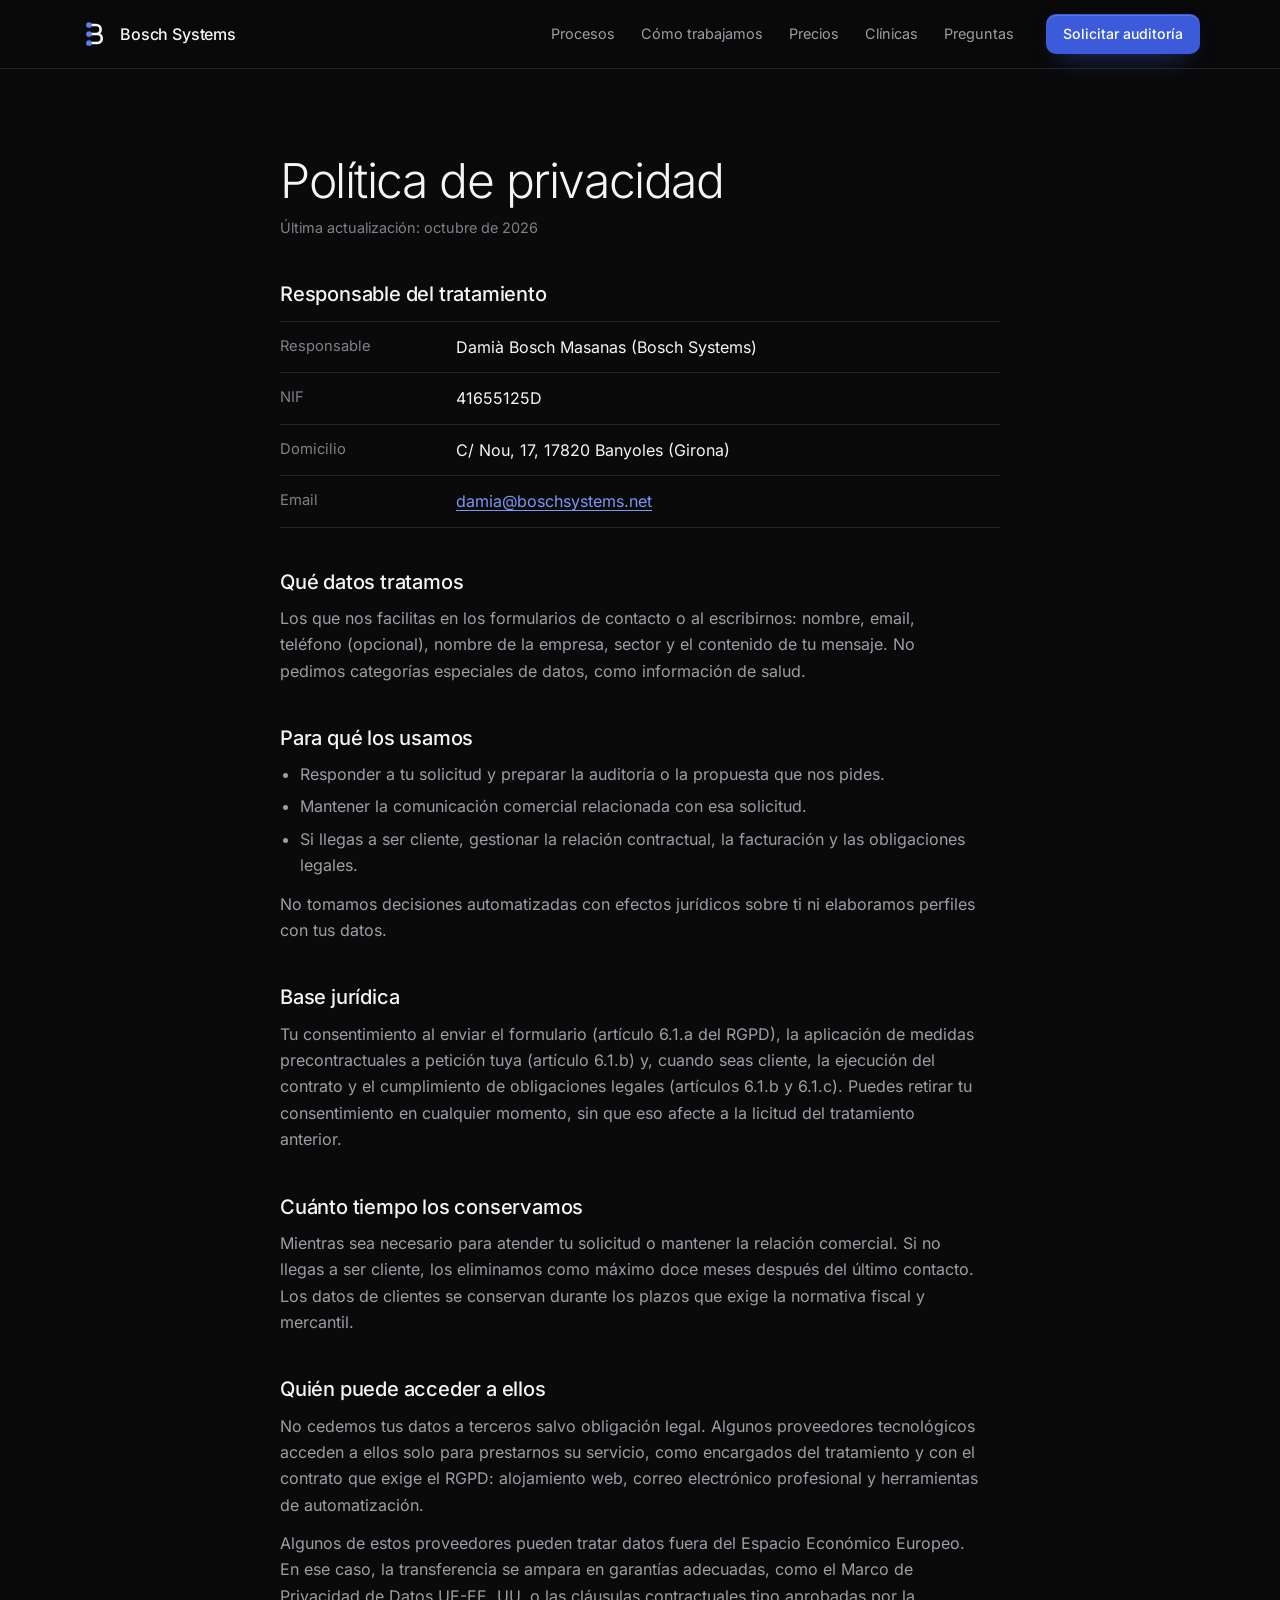
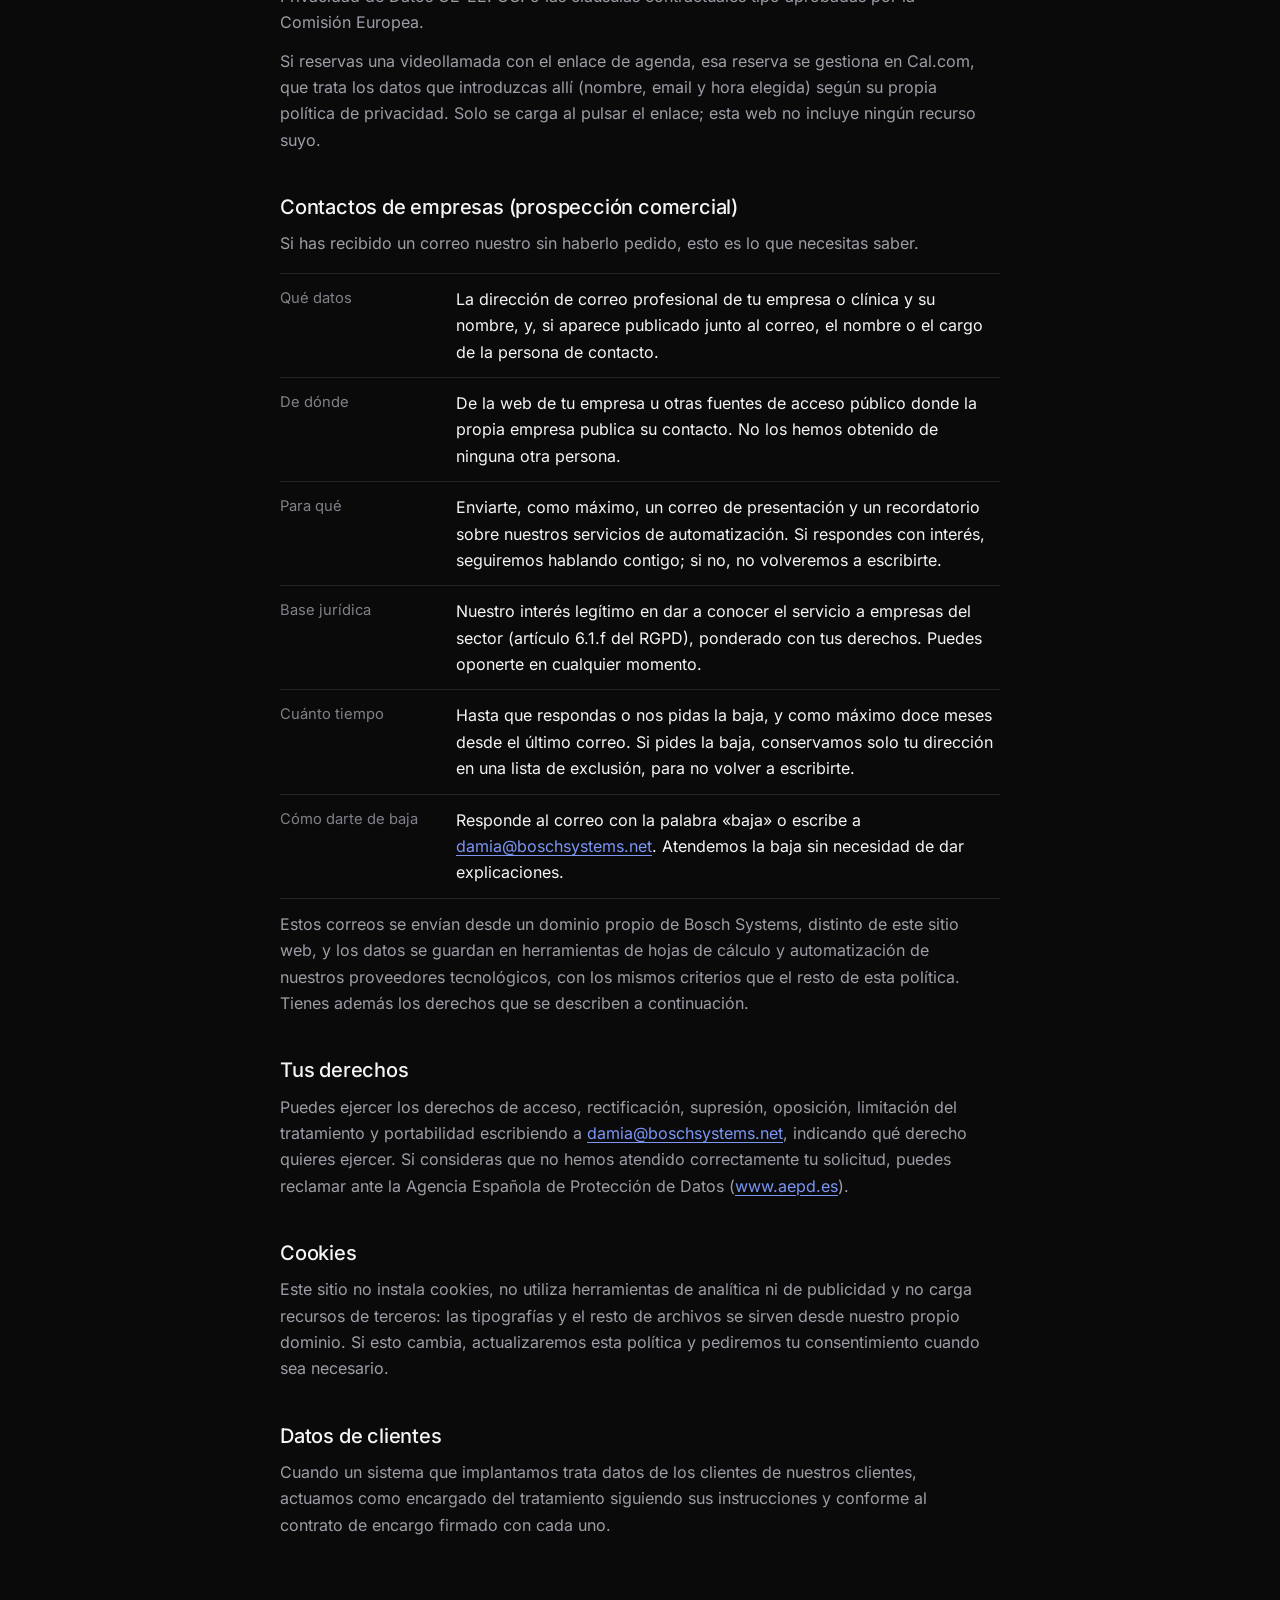
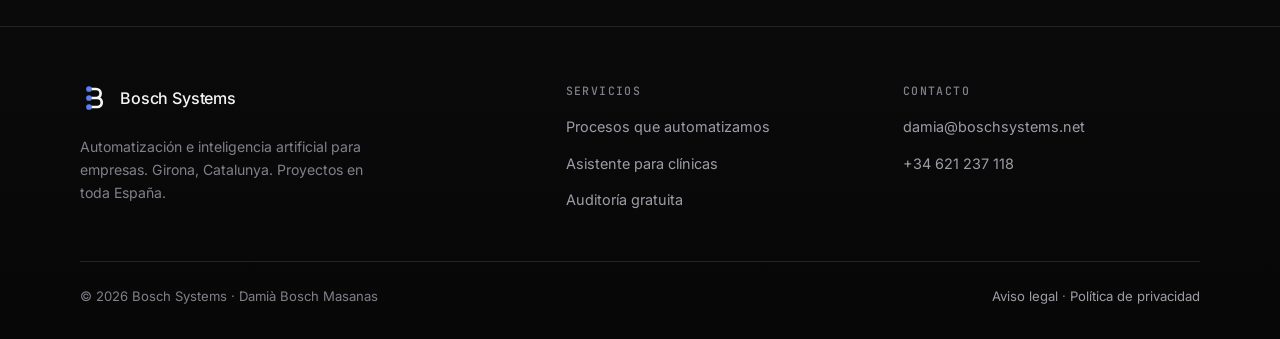
<file: privacidad.html>
<!doctype html>
<html lang="es">
<head>
<meta charset="utf-8">
<meta name="viewport" content="width=device-width, initial-scale=1, viewport-fit=cover">
<title>Política de privacidad | Bosch Systems</title>
<meta name="description" content="Cómo trata Bosch Systems los datos personales de quienes contactan a través de su web.">
<meta name="theme-color" content="#0A0A0B">
<link rel="canonical" href="https://boschsystems.net/privacidad.html">
<link rel="icon" type="image/svg+xml" href="favicon.svg?v=3">
<link rel="icon" type="image/png" sizes="48x48" href="favicon-48.png?v=3">
<link rel="icon" type="image/png" sizes="192x192" href="favicon-192.png?v=3">
<link rel="shortcut icon" href="favicon.ico?v=3">
<link rel="apple-touch-icon" href="apple-touch-icon.png?v=3">
<link rel="preload" href="assets/fonts/inter-normal.woff2" as="font" type="font/woff2" crossorigin>
<link rel="stylesheet" href="assets/styles.css">
<meta property="og:type" content="website">
<meta property="og:locale" content="es_ES">
<meta property="og:site_name" content="Bosch Systems">
<meta property="og:title" content="Política de privacidad | Bosch Systems">
<meta property="og:description" content="Cómo trata Bosch Systems los datos personales de quienes contactan a través de su web.">
<meta property="og:url" content="https://boschsystems.net/privacidad.html">
<meta property="og:image" content="https://boschsystems.net/og-image.png?v=3">
<meta property="og:image:width" content="1200">
<meta property="og:image:height" content="630">
<meta name="twitter:card" content="summary_large_image">
</head>
<body>
<a class="skip" href="#contenido">Saltar al contenido</a>
<header class="top">
  <div class="wrap">
    <a class="brand" href="./" aria-label="Bosch Systems, inicio"><svg viewBox="0 0 40 40" width="30" height="30" aria-hidden="true"><path d="M12 8H21.5A6 6 0 0 1 21.5 20H12M12 20H23A6 6 0 0 1 23 32H12" fill="none" stroke="currentColor" stroke-width="3.6" stroke-linecap="round"/><circle cx="12" cy="8" r="3.8" fill="#5E7FF0"/><circle cx="12" cy="20" r="3.8" fill="#5E7FF0"/><circle cx="12" cy="32" r="3.8" fill="#5E7FF0"/></svg><span>Bosch Systems</span></a>
    <nav class="nav" id="nav" aria-label="Principal"><a href="./#procesos">Procesos</a><a href="./#como-trabajamos">Cómo trabajamos</a><a href="./#precios">Precios</a><a href="clinicas.html">Clínicas</a><a href="./#preguntas">Preguntas</a><a class="btn btn-primary nav-cta" href="./#auditoria">Solicitar auditoría</a></nav>
    <a class="btn btn-primary btn-sm" href="./#auditoria">Solicitar auditoría</a>
    <button class="menu-btn" type="button" aria-label="Abrir menú" aria-expanded="false" aria-controls="nav"><span></span></button>
  </div>
</header>
<main id="contenido" class="legal">
  <div class="wrap">
    <h1>Política de privacidad</h1>
    <p class="updated">Última actualización: octubre de 2026</p>

    <h2>Responsable del tratamiento</h2>
    <dl>
      <dt>Responsable</dt><dd>Damià Bosch Masanas (Bosch Systems)</dd>
      <dt>NIF</dt><dd>41655125D</dd>
      <dt>Domicilio</dt><dd>C/ Nou, 17, 17820 Banyoles (Girona)</dd>
      <dt>Email</dt><dd><a class="js-email" href="mailto:damia@boschsystems.net">damia@boschsystems.net</a></dd>
    </dl>

    <h2>Qué datos tratamos</h2>
    <p>Los que nos facilitas en los formularios de contacto o al escribirnos: nombre, email, teléfono (opcional), nombre de la empresa, sector y el contenido de tu mensaje. No pedimos categorías especiales de datos, como información de salud.</p>

    <h2>Para qué los usamos</h2>
    <ul>
      <li>Responder a tu solicitud y preparar la auditoría o la propuesta que nos pides.</li>
      <li>Mantener la comunicación comercial relacionada con esa solicitud.</li>
      <li>Si llegas a ser cliente, gestionar la relación contractual, la facturación y las obligaciones legales.</li>
    </ul>
    <p>No tomamos decisiones automatizadas con efectos jurídicos sobre ti ni elaboramos perfiles con tus datos.</p>

    <h2>Base jurídica</h2>
    <p>Tu consentimiento al enviar el formulario (artículo 6.1.a del RGPD), la aplicación de medidas precontractuales a petición tuya (artículo 6.1.b) y, cuando seas cliente, la ejecución del contrato y el cumplimiento de obligaciones legales (artículos 6.1.b y 6.1.c). Puedes retirar tu consentimiento en cualquier momento, sin que eso afecte a la licitud del tratamiento anterior.</p>

    <h2>Cuánto tiempo los conservamos</h2>
    <p>Mientras sea necesario para atender tu solicitud o mantener la relación comercial. Si no llegas a ser cliente, los eliminamos como máximo doce meses después del último contacto. Los datos de clientes se conservan durante los plazos que exige la normativa fiscal y mercantil.</p>

    <h2>Quién puede acceder a ellos</h2>
    <p>No cedemos tus datos a terceros salvo obligación legal. Algunos proveedores tecnológicos acceden a ellos solo para prestarnos su servicio, como encargados del tratamiento y con el contrato que exige el RGPD: alojamiento web, correo electrónico profesional y herramientas de automatización.</p>
    <p>Algunos de estos proveedores pueden tratar datos fuera del Espacio Económico Europeo. En ese caso, la transferencia se ampara en garantías adecuadas, como el Marco de Privacidad de Datos UE-EE. UU. o las cláusulas contractuales tipo aprobadas por la Comisión Europea.</p>

    <p>Si reservas una videollamada con el enlace de agenda, esa reserva se gestiona en Cal.com, que trata los datos que introduzcas allí (nombre, email y hora elegida) según su propia política de privacidad. Solo se carga al pulsar el enlace; esta web no incluye ningún recurso suyo.</p>

    <h2>Contactos de empresas (prospección comercial)</h2>
    <p>Si has recibido un correo nuestro sin haberlo pedido, esto es lo que necesitas saber.</p>
    <dl>
      <dt>Qué datos</dt><dd>La dirección de correo profesional de tu empresa o clínica y su nombre, y, si aparece publicado junto al correo, el nombre o el cargo de la persona de contacto.</dd>
      <dt>De dónde</dt><dd>De la web de tu empresa u otras fuentes de acceso público donde la propia empresa publica su contacto. No los hemos obtenido de ninguna otra persona.</dd>
      <dt>Para qué</dt><dd>Enviarte, como máximo, un correo de presentación y un recordatorio sobre nuestros servicios de automatización. Si respondes con interés, seguiremos hablando contigo; si no, no volveremos a escribirte.</dd>
      <dt>Base jurídica</dt><dd>Nuestro interés legítimo en dar a conocer el servicio a empresas del sector (artículo 6.1.f del RGPD), ponderado con tus derechos. Puedes oponerte en cualquier momento.</dd>
      <dt>Cuánto tiempo</dt><dd>Hasta que respondas o nos pidas la baja, y como máximo doce meses desde el último correo. Si pides la baja, conservamos solo tu dirección en una lista de exclusión, para no volver a escribirte.</dd>
      <dt>Cómo darte de baja</dt><dd>Responde al correo con la palabra «baja» o escribe a <a class="js-email" href="mailto:damia@boschsystems.net">damia@boschsystems.net</a>. Atendemos la baja sin necesidad de dar explicaciones.</dd>
    </dl>
    <p>Estos correos se envían desde un dominio propio de Bosch Systems, distinto de este sitio web, y los datos se guardan en herramientas de hojas de cálculo y automatización de nuestros proveedores tecnológicos, con los mismos criterios que el resto de esta política. Tienes además los derechos que se describen a continuación.</p>

    <h2>Tus derechos</h2>
    <p>Puedes ejercer los derechos de acceso, rectificación, supresión, oposición, limitación del tratamiento y portabilidad escribiendo a <a class="js-email" href="mailto:damia@boschsystems.net">damia@boschsystems.net</a>, indicando qué derecho quieres ejercer. Si consideras que no hemos atendido correctamente tu solicitud, puedes reclamar ante la Agencia Española de Protección de Datos (<a href="https://www.aepd.es" rel="noopener">www.aepd.es</a>).</p>

    <h2>Cookies</h2>
    <p>Este sitio no instala cookies, no utiliza herramientas de analítica ni de publicidad y no carga recursos de terceros: las tipografías y el resto de archivos se sirven desde nuestro propio dominio. Si esto cambia, actualizaremos esta política y pediremos tu consentimiento cuando sea necesario.</p>

    <h2>Datos de clientes</h2>
    <p>Cuando un sistema que implantamos trata datos de los clientes de nuestros clientes, actuamos como encargado del tratamiento siguiendo sus instrucciones y conforme al contrato de encargo firmado con cada uno.</p>
  </div>
</main>
<footer class="foot">
  <div class="wrap">
    <div>
      <a class="brand" href="./" aria-label="Bosch Systems, inicio"><svg viewBox="0 0 40 40" width="30" height="30" aria-hidden="true"><path d="M12 8H21.5A6 6 0 0 1 21.5 20H12M12 20H23A6 6 0 0 1 23 32H12" fill="none" stroke="currentColor" stroke-width="3.6" stroke-linecap="round"/><circle cx="12" cy="8" r="3.8" fill="#5E7FF0"/><circle cx="12" cy="20" r="3.8" fill="#5E7FF0"/><circle cx="12" cy="32" r="3.8" fill="#5E7FF0"/></svg><span>Bosch Systems</span></a>
      <p>Automatización e inteligencia artificial para empresas. Girona, Catalunya. Proyectos en toda España.</p>
    </div>
    <div>
      <h4>Servicios</h4>
      <ul>
        <li><a href="./#procesos">Procesos que automatizamos</a></li>
        <li><a href="clinicas.html">Asistente para clínicas</a></li>
        <li><a href="./#auditoria">Auditoría gratuita</a></li>
      </ul>
    </div>
    <div>
      <h4>Contacto</h4>
      <ul>
        <li><a class="js-email" href="mailto:damia@boschsystems.net">damia@boschsystems.net</a></li>
        <li><a class="js-phone" href="tel:+34621237118">+34 621 237 118</a></li>
      </ul>
    </div>
    <div class="legal-line">
      <span>© <span class="js-year">2026</span> Bosch Systems · Damià Bosch Masanas</span>
      <span><a href="aviso-legal.html">Aviso legal</a> · <a href="privacidad.html">Política de privacidad</a></span>
    </div>
  </div>
</footer>
<script src="assets/main.js" defer></script>
</body>
</html>
</file>
<file: assets/styles.css>
/* Bosch Systems
   Identidad: fondo oscuro, titulares finos en Inter, datos en JetBrains Mono y un único acento azul.
   Motivo gráfico: el nodo y la línea del logotipo (etiquetas de sección, fases, cronologías).
   Ritmo: secciones alternas sobre fondo y superficie, cada una con una composición distinta. */

@font-face{font-family:"Inter";font-style:normal;font-weight:300 600;font-display:swap;src:url("fonts/inter-normal.woff2") format("woff2")}
@font-face{font-family:"Inter";font-style:italic;font-weight:300 400;font-display:swap;src:url("fonts/inter-italic.woff2") format("woff2")}
@font-face{font-family:"JetBrains Mono";font-style:normal;font-weight:400 500;font-display:swap;src:url("fonts/jetbrains-mono-normal.woff2") format("woff2")}

:root{
  --bg:#0A0A0B;
  --surface:#111113;
  --raised:#18181B;
  --line:#232328;
  --line-soft:rgba(255,255,255,.06);
  --line-strong:#333338;
  --ink:#F5F5F7;
  --muted:#9D9DA6;
  --dim:#80808A;
  --accent:#3B5BDB;
  --accent-hover:#4C6AE6;
  --accent-ink:#7B96F5;
  --node:#5E7FF0;
  --accent-soft:rgba(94,127,240,.12);
  --accent-line:rgba(123,150,245,.36);
  --ok:#5BD6A0;
  --err:#FF8A80;
  --sans:"Inter",system-ui,-apple-system,"Segoe UI",Roboto,Arial,sans-serif;
  --mono:"JetBrains Mono",ui-monospace,SFMono-Regular,Menlo,Consolas,monospace;
  --ease:cubic-bezier(.2,.7,.2,1);
  --header-h:68px;
  --section:clamp(64px,9vw,128px);
  --i-arrow:url("data:image/svg+xml,%3Csvg xmlns='http://www.w3.org/2000/svg' viewBox='0 0 16 16'%3E%3Cpath d='M3 8h10M9 4l4 4-4 4' fill='none' stroke='%23000' stroke-width='1.6' stroke-linecap='round' stroke-linejoin='round'/%3E%3C/svg%3E");
  --i-check:url("data:image/svg+xml,%3Csvg xmlns='http://www.w3.org/2000/svg' viewBox='0 0 16 16'%3E%3Cpath d='M3.5 8.5l3 3 6-7' fill='none' stroke='%23000' stroke-width='1.8' stroke-linecap='round' stroke-linejoin='round'/%3E%3C/svg%3E");
  color-scheme:dark;
  interpolate-size:allow-keywords;
}

*,*::before,*::after{box-sizing:border-box}
[hidden]{display:none!important}
html{scroll-behavior:smooth;-webkit-text-size-adjust:100%;scroll-padding-top:calc(var(--header-h) + 16px)}
html.menu-open{overflow:hidden}
body{margin:0;background:var(--bg);color:var(--ink);font:400 1rem/1.65 var(--sans);-webkit-font-smoothing:antialiased;text-rendering:optimizeLegibility}
img,svg{max-width:100%}
a{color:var(--accent-ink);text-underline-offset:3px}
::selection{background:var(--accent);color:#fff}
:focus-visible{outline:2px solid var(--accent-ink);outline-offset:3px;border-radius:4px}
@media (prefers-reduced-motion:reduce){
  html{scroll-behavior:auto}
  *,*::before,*::after{animation:none!important;transition:none!important}
}

/* Tipografía */
h1,h2,h3{margin:0;font-weight:300;line-height:1.1;text-wrap:balance}
h1{font-size:clamp(2.4rem,.6rem + 4.4vw,4rem);letter-spacing:-.04em;text-transform:uppercase;line-height:.98}
h1 em{font-style:italic;color:var(--accent-ink);letter-spacing:-.03em}
h2{font-size:clamp(1.9rem,1.2rem + 2.4vw,3.05rem);letter-spacing:-.03em;line-height:1.06}
h3{font-size:1.15rem;font-weight:500;letter-spacing:-.012em;line-height:1.3}
p{margin:0}
.mono{font-family:var(--mono);font-size:.8rem;letter-spacing:.02em}

/* Etiqueta de sección: nodo + número + nombre */
.eyebrow{display:flex;align-items:center;gap:10px;margin:0 0 22px;font:500 .75rem/1 var(--mono);letter-spacing:.14em;text-transform:uppercase;color:var(--accent-ink)}
.eyebrow::before{content:"";flex:none;width:7px;height:7px;border-radius:50%;background:var(--node);box-shadow:0 0 0 4px var(--accent-soft)}
.eyebrow span{display:inline-flex;align-items:center;gap:10px;color:var(--dim)}
.eyebrow span::after{content:"";width:22px;height:1px;background:var(--line-strong)}

/* Estructura */
.wrap{width:100%;max-width:1200px;margin-inline:auto;padding-inline:clamp(16px,4vw,40px)}
.band{position:relative;padding-block:var(--section);border-top:1px solid var(--line-soft)}
.band-surface{background:var(--surface);border-top-color:var(--line);border-bottom:1px solid var(--line)}
.band-surface + .band{border-top-color:transparent}
.head{max-width:680px;margin-bottom:clamp(36px,5vw,64px)}
.head p{margin-top:18px;color:var(--muted);font-size:1.08rem;max-width:58ch}
.head .eyebrow{margin:0 0 22px;font-size:.75rem;color:var(--accent-ink)}
.head-split{max-width:none;display:grid;grid-template-columns:minmax(0,1.1fr) minmax(0,.9fr);gap:20px clamp(32px,6vw,96px);align-items:end}
.head-split > p{margin:0 0 6px}
@media (max-width:860px){.head-split{grid-template-columns:minmax(0,1fr)}.head-split > p{margin:0}}
.lead{color:var(--muted);font-size:clamp(1.06rem,1rem + .35vw,1.25rem);line-height:1.6;max-width:52ch}

/* Composición en dos columnas con el titular fijo a la izquierda */
.split{display:grid;grid-template-columns:minmax(0,.82fr) minmax(0,1.18fr);gap:clamp(32px,6vw,96px);align-items:start}
.split-aside{position:sticky;top:calc(var(--header-h) + 40px)}
.split-aside .head{margin-bottom:0}
@media (max-width:900px){
  .split{grid-template-columns:minmax(0,1fr);gap:8px}
  .split-aside{position:static}
  .split-aside .head{margin-bottom:clamp(28px,5vw,40px)}
}

.skip{position:absolute;left:-9999px;top:8px}
.skip:focus{left:16px;z-index:50;background:var(--raised);color:var(--ink);padding:8px 14px;border-radius:8px}

/* Cabecera: sólida por defecto. Donde el navegador admite animaciones ligadas al scroll,
   empieza transparente sobre el hero y gana fondo en los primeros 40 px, sin JavaScript. */
.top{position:sticky;top:env(safe-area-inset-top,0px);z-index:40;background:rgba(10,10,11,.84);backdrop-filter:saturate(140%) blur(14px);-webkit-backdrop-filter:saturate(140%) blur(14px);border-bottom:1px solid var(--line)}
@supports (animation-timeline:scroll()){
  @keyframes header-fill{from{background-color:rgba(10,10,11,0);border-bottom-color:transparent}}
  .top{animation:header-fill linear both;animation-timeline:scroll(root);animation-range:0 40px}
  .top.open{animation:none}
}
.top .wrap{display:flex;align-items:center;gap:20px;min-height:var(--header-h)}
.brand{display:inline-flex;align-items:center;gap:10px;color:var(--ink);text-decoration:none;font-weight:500;font-size:1rem;letter-spacing:-.01em;margin-right:auto}
.brand svg{flex:none;display:block}
.brand svg circle{transition:transform .35s var(--ease)}
.brand:hover svg circle{transform:translateX(-1.5px)}
.nav{display:flex;align-items:center;gap:2px}
.nav a{position:relative;color:var(--muted);text-decoration:none;font-size:.9rem;padding:8px 12px;border-radius:8px;transition:color .2s,background-color .2s}
.nav a:hover{color:var(--ink);background:rgba(255,255,255,.04)}
.nav a[aria-current="page"],.nav a.is-active{color:var(--ink)}
.nav a::after{content:"";position:absolute;left:50%;bottom:1px;width:4px;height:4px;margin-left:-2px;border-radius:50%;background:var(--node);opacity:0;transform:scale(.4);transition:opacity .25s,transform .25s var(--ease)}
.nav a[aria-current="page"]::after,.nav a.is-active::after{opacity:1;transform:none}
.nav .nav-cta{display:none}
.nav .nav-cta::after{display:none}
.menu-btn{display:none;place-items:center;flex:none;background:transparent;border:1px solid var(--line-strong);color:var(--ink);border-radius:10px;width:44px;height:44px;cursor:pointer;padding:0}
.menu-btn span{position:relative;display:block;width:18px;height:1.5px;background:currentColor;transition:background-color .2s}
.menu-btn span::before,.menu-btn span::after{content:"";position:absolute;left:0;width:18px;height:1.5px;background:currentColor;transition:transform .3s var(--ease)}
.menu-btn span::before{transform:translateY(-6px)}
.menu-btn span::after{transform:translateY(6px)}
.top.open .menu-btn span{background:transparent}
.top.open .menu-btn span::before{transform:rotate(45deg)}
.top.open .menu-btn span::after{transform:rotate(-45deg)}
@media (max-width:900px){
  .menu-btn{display:inline-grid}
  .top .btn{display:none}
  .nav{position:absolute;left:0;right:0;top:100%;height:calc(100vh - var(--header-h));height:calc(100dvh - var(--header-h));flex-direction:column;align-items:stretch;gap:0;padding:8px clamp(16px,4vw,40px) 32px;background:var(--bg);border-top:1px solid var(--line);overflow-y:auto;overscroll-behavior:contain;
    opacity:0;visibility:hidden;transform:translateY(-6px);transition:opacity .25s,transform .3s var(--ease),visibility 0s .3s}
  .top.open .nav{opacity:1;visibility:visible;transform:none;transition:opacity .25s,transform .3s var(--ease)}
  .nav a{padding:18px 2px;font-size:1.3rem;font-weight:300;letter-spacing:-.01em;color:var(--ink);border-bottom:1px solid var(--line);border-radius:0}
  .nav a:hover{background:none;color:var(--accent-ink)}
  .nav a::after{left:auto;right:4px;bottom:auto;top:50%;margin:-2px 0 0}
  .top .nav .nav-cta{display:flex;margin-top:28px;border:0;padding:0 22px;color:#fff;font-size:1rem;font-weight:500}
}

/* Botones y enlaces */
.btn{display:inline-flex;align-items:center;justify-content:center;gap:10px;min-height:48px;padding:0 22px;border-radius:10px;border:1px solid transparent;font:500 .95rem/1.2 var(--sans);text-decoration:none;cursor:pointer;transition:background-color .2s,border-color .2s,color .2s,box-shadow .2s,transform .2s var(--ease);white-space:nowrap}
.btn-primary{background:var(--accent);color:#fff;box-shadow:0 1px 0 rgba(255,255,255,.16) inset,0 10px 28px -14px rgba(59,91,219,.9)}
.btn-primary:hover{background:var(--accent-hover);box-shadow:0 1px 0 rgba(255,255,255,.2) inset,0 14px 34px -14px rgba(76,106,230,1)}
.btn-primary:active{transform:translateY(1px)}
.btn-primary:disabled{opacity:.6;cursor:wait}
.btn-ghost{background:rgba(255,255,255,.02);color:var(--ink);border-color:var(--line-strong)}
.btn-ghost:hover{border-color:var(--dim);background:rgba(255,255,255,.05)}
.btn-sm{min-height:40px;padding:0 16px;font-size:.88rem}
.btn-arrow::after,.link-arrow::after{content:"";flex:none;width:16px;height:16px;background:currentColor;-webkit-mask:var(--i-arrow) center/contain no-repeat;mask:var(--i-arrow) center/contain no-repeat;transition:transform .25s var(--ease)}
.btn-arrow:hover::after,.link-arrow:hover::after{transform:translateX(3px)}
.link-arrow{display:inline-flex;align-items:center;gap:8px;color:var(--accent-ink);text-decoration:none;font-weight:500;font-size:.92rem;white-space:nowrap}
.link-arrow:hover{color:var(--ink)}
.actions{display:flex;flex-wrap:wrap;gap:12px;margin-top:36px}
@media (max-width:480px){.actions .btn{flex:1 1 100%}}

/* Hero */
.hero{position:relative;overflow:hidden;isolation:isolate;margin-top:calc(-1 * var(--header-h));padding-block:calc(var(--header-h) + clamp(44px,7vw,104px)) clamp(64px,8vw,120px)}
.hero .wrap{display:grid;grid-template-columns:minmax(0,1.14fr) minmax(0,.86fr);gap:clamp(40px,6vw,88px);align-items:center}
.hero .lead{margin-top:28px}
.hero-meta{margin-top:32px;display:flex;flex-wrap:wrap;gap:8px}
.hero-meta span{display:inline-flex;align-items:center;gap:8px;padding:7px 13px 7px 10px;border:1px solid var(--line);border-radius:999px;background:rgba(255,255,255,.02);color:var(--muted);font-size:.84rem;line-height:1.3}
.hero-meta span::before{content:"";flex:none;width:14px;height:14px;background:var(--accent-ink);-webkit-mask:var(--i-check) center/contain no-repeat;mask:var(--i-check) center/contain no-repeat}
.hero::before{content:"";position:absolute;inset:0;z-index:-1;pointer-events:none;
  background-image:linear-gradient(var(--line) 1px,transparent 1px),linear-gradient(90deg,var(--line) 1px,transparent 1px);
  background-size:56px 56px;background-position:center top;opacity:.4;
  -webkit-mask-image:radial-gradient(ellipse 60% 65% at 72% 38%,#000 5%,transparent 70%);
  mask-image:radial-gradient(ellipse 60% 65% at 72% 38%,#000 5%,transparent 70%)}
.hero::after{content:"";position:absolute;z-index:-1;pointer-events:none;width:900px;height:900px;right:-260px;top:-340px;border-radius:50%;
  background:radial-gradient(circle,rgba(59,91,219,.24),rgba(59,91,219,.06) 40%,transparent 64%)}
@media (max-width:960px){.hero .wrap{grid-template-columns:minmax(0,1fr)}}
@media (max-width:480px){
  .hero-meta{gap:6px}
  .hero-meta span{padding:6px 10px 6px 8px;font-size:.8rem;gap:6px}
  .tools li{padding:6px 11px;font-size:.84rem}
}

/* Entrada del hero: el titular y la entradilla (lo primero que se pinta) no se animan */
@keyframes rise{from{opacity:0;transform:translateY(16px)}to{opacity:1;transform:none}}
.hero .actions{animation:rise .8s .12s var(--ease) both}
.hero-meta{animation:rise .8s .22s var(--ease) both}
.hero .flow,.hero .thread{animation:rise 1s .18s var(--ease) both}

/* Panel de flujo */
.flow{--flow-p:1;position:relative;background:linear-gradient(180deg,rgba(255,255,255,.035),transparent 30%),var(--surface);border:1px solid var(--line);border-radius:20px;overflow:hidden;box-shadow:0 40px 100px -48px rgba(59,91,219,.6),0 0 0 1px rgba(255,255,255,.02) inset}
.flow-tabs{display:flex;gap:4px;margin:12px 12px 0;padding:5px;border:1px solid var(--line);border-radius:12px;background:var(--bg);overflow-x:auto;scrollbar-width:none}
.flow-tabs::-webkit-scrollbar{display:none}
.flow-tabs button{flex:1 0 auto;background:none;border:0;border-radius:8px;color:var(--muted);font:500 .85rem/1 var(--sans);padding:11px 14px;cursor:pointer;transition:color .2s,background-color .2s,box-shadow .2s}
.flow-tabs button:hover{color:var(--ink)}
.flow-tabs button[aria-selected="true"]{color:var(--ink);background:var(--raised);box-shadow:0 0 0 1px var(--line-strong) inset}
.flow-tabs button:focus-visible{outline-offset:-2px}
.flow-body{padding:18px 20px 6px}
.flow-title{display:flex;justify-content:space-between;align-items:baseline;gap:12px;margin-bottom:12px}
.flow-name{font-size:1.02rem;font-weight:500;letter-spacing:-.01em}
.flow-title .mono{color:var(--dim)}
.flow ol{list-style:none;margin:0;padding:0}
.flow li{position:relative;display:grid;grid-template-columns:20px minmax(0,1fr) auto;gap:12px;align-items:start;padding:10px 0;opacity:1;transition:opacity .35s}
.flow li::before{content:"";position:absolute;left:9px;top:30px;bottom:-12px;width:1.5px;background:var(--line-strong);transition:background-color .35s}
.flow li.done:has(+ li.done)::before{background:var(--accent-line)}
.flow li:last-child::before{display:none}
.dot{width:20px;height:20px;border-radius:50%;border:1.5px solid var(--line-strong);background:var(--surface);position:relative;z-index:1;margin-top:1px;transition:border-color .3s,background-color .3s}
.dot::after{content:"";position:absolute;inset:5px;border-radius:50%;background:var(--accent-ink);transform:scale(0);transition:transform .35s var(--ease)}
.flow li.done .dot{border-color:var(--accent-ink);background:var(--accent-soft)}
.flow li.done .dot::after{transform:scale(1)}
.flow li strong{display:block;font-weight:500;font-size:.95rem;line-height:1.35}
.flow li small{display:block;color:var(--muted);font-size:.85rem;line-height:1.4;margin-top:2px}
.flow li .mono{color:var(--dim);padding-top:2px}
.flow li.human .mono{color:var(--accent-ink)}
.flow.playing li:not(.done){opacity:.4}
.flow-progress{height:2px;margin-top:10px;background:var(--line)}
.flow-progress span{display:block;height:100%;background:linear-gradient(90deg,var(--node),var(--accent-ink));transform-origin:left;transform:scaleX(var(--flow-p));transition:transform .4s var(--ease)}
.flow-foot{display:flex;justify-content:space-between;gap:12px;padding:14px 20px;color:var(--dim);font-size:.8rem}

/* Herramientas */
.tools{padding-block:30px;border-top:1px solid var(--line-soft)}
.tools .wrap{display:flex;flex-wrap:wrap;align-items:center;gap:14px 28px}
.tools p{color:var(--dim);font:500 .72rem/1.4 var(--mono);letter-spacing:.12em;text-transform:uppercase}
.tools ul{list-style:none;margin:0;padding:0;display:flex;flex-wrap:wrap;gap:8px}
.tools li{padding:7px 14px;border:1px solid var(--line);border-radius:999px;background:rgba(255,255,255,.015);color:var(--muted);font-size:.88rem;font-weight:500;line-height:1.3}

/* Procesos */
.procs{display:grid;grid-template-columns:repeat(3,minmax(0,1fr));gap:16px}
.proc{position:relative;display:flex;flex-direction:column;gap:12px;padding:clamp(24px,2.6vw,32px);background:var(--surface);border:1px solid var(--line);border-radius:18px;overflow:hidden;transition:border-color .3s,transform .3s var(--ease)}
.proc > *{position:relative}
.proc::before{content:"";position:absolute;inset:0;border-radius:inherit;pointer-events:none;background:radial-gradient(380px circle at var(--mx,50%) var(--my,-30%),rgba(94,127,240,.13),transparent 62%);opacity:0;transition:opacity .35s}
.proc:hover{border-color:var(--line-strong);transform:translateY(-3px)}
.proc:hover::before{opacity:1}
.proc-top{display:flex;justify-content:space-between;align-items:center;margin-bottom:12px}
.proc-ico{display:grid;place-items:center;width:44px;height:44px;border-radius:12px;background:var(--accent-soft);color:var(--accent-ink);box-shadow:0 0 0 1px rgba(123,150,245,.18) inset;transition:transform .35s var(--ease)}
.proc-ico svg{width:22px;height:22px}
.proc:hover .proc-ico{transform:translateY(-2px)}
.proc-n{color:var(--dim);font:400 .78rem/1 var(--mono)}
.proc p{color:var(--muted);font-size:.97rem}
.proc .ex{margin-top:auto;padding:14px 16px;border:1px solid var(--line);border-radius:12px;background:var(--bg);color:var(--ink);font-size:.9rem;line-height:1.5}
.proc .ex b{display:flex;align-items:center;gap:8px;margin-bottom:8px;font:400 .7rem/1 var(--mono);letter-spacing:.12em;text-transform:uppercase;color:var(--accent-ink)}
.proc .ex b::before{content:"";width:6px;height:6px;border-radius:50%;background:var(--node)}
@media (max-width:980px){.procs{grid-template-columns:repeat(2,minmax(0,1fr))}}
@media (max-width:620px){
  .procs{grid-template-columns:minmax(0,1fr);gap:12px}
  .proc{display:grid;grid-template-columns:40px minmax(0,1fr);gap:12px 14px;align-items:center;padding:22px 20px}
  .proc-top{display:contents}
  .proc-ico{position:relative;width:40px;height:40px;border-radius:11px}
  .proc-ico svg{width:20px;height:20px}
  .proc-n{display:none}
  .proc > p{grid-column:1/-1}
  .proc .ex{margin-top:4px;padding:12px 14px}
}

/* Sectores */
.sectors{list-style:none;margin:0;padding:0;border-top:1px solid var(--line)}
.sectors li{position:relative;display:grid;grid-template-columns:2.6rem minmax(0,1fr) auto;gap:6px 20px;align-items:baseline;padding:26px 0;border-bottom:1px solid var(--line)}
.sectors li::after{content:"";position:absolute;left:0;bottom:-1px;width:100%;height:1px;background:var(--accent-ink);transform:scaleX(0);transform-origin:left;transition:transform .5s var(--ease)}
.sectors li:hover::after{transform:scaleX(1)}
.sector-n{font:400 .78rem/1 var(--mono);color:var(--dim)}
.sectors h3{font-size:1.18rem;transition:color .2s}
.sectors li:hover h3{color:var(--accent-ink)}
.sectors p{margin-top:6px;color:var(--muted);font-size:.97rem}
.sectors .link-arrow{align-self:center}
@media (max-width:600px){.sectors li{grid-template-columns:2rem minmax(0,1fr)}.sectors .link-arrow{grid-column:2;margin-top:8px}}

/* Formularios */
label{display:block;margin-bottom:8px;font-size:.88rem;font-weight:500;color:var(--ink)}
.hint{font-weight:400;color:var(--dim)}
input,select,textarea{width:100%;min-height:48px;padding:12px 14px;font:inherit;font-size:1rem;color:var(--ink);background:var(--bg);border:1px solid var(--line-strong);border-radius:10px;transition:border-color .2s,box-shadow .2s}
input:hover,select:hover,textarea:hover{border-color:var(--dim)}
input:focus,select:focus,textarea:focus{outline:none;border-color:var(--accent-ink);box-shadow:0 0 0 4px var(--accent-soft)}
textarea{min-height:120px;resize:vertical}
input[type=checkbox]{width:18px;height:18px;min-height:18px;padding:0;margin:2px 0 0;accent-color:var(--accent)}

/* Deslizadores (main.js pinta el relleno con --p) */
.slider{display:grid;gap:10px}
.slider-head{display:flex;justify-content:space-between;align-items:baseline;gap:16px}
.slider-head label{margin:0}
.slider-head output{flex:none;font-family:var(--mono);font-size:1.05rem;color:var(--ink);font-variant-numeric:tabular-nums}
.slider-scale{display:flex;justify-content:space-between;font-family:var(--mono);font-size:.72rem;color:var(--dim)}
input[type=range]{--p:50%;-webkit-appearance:none;appearance:none;width:100%;height:28px;min-height:28px;margin:0;padding:0;background:transparent;border:0;box-shadow:none;cursor:pointer;accent-color:var(--accent-ink)}
input[type=range]:focus{box-shadow:none}
input[type=range]::-webkit-slider-runnable-track{height:6px;border-radius:999px;background:linear-gradient(to right,var(--accent-ink) 0,var(--accent) var(--p),var(--line-strong) var(--p))}
input[type=range]::-moz-range-track{height:6px;border-radius:999px;background:var(--line-strong)}
input[type=range]::-moz-range-progress{height:6px;border-radius:999px;background:var(--accent)}
input[type=range]::-webkit-slider-thumb{-webkit-appearance:none;width:22px;height:22px;margin-top:-8px;border-radius:50%;background:var(--ink);border:5px solid var(--accent);box-shadow:0 0 0 6px rgba(59,91,219,.18);transition:box-shadow .15s}
input[type=range]::-moz-range-thumb{width:12px;height:12px;border-radius:50%;background:var(--ink);border:5px solid var(--accent);box-shadow:0 0 0 6px rgba(59,91,219,.18)}
input[type=range]:hover::-webkit-slider-thumb,input[type=range]:focus-visible::-webkit-slider-thumb{box-shadow:0 0 0 9px rgba(59,91,219,.28)}
input[type=range]:focus-visible{outline:none}
input[type=range]:focus-visible::-webkit-slider-thumb{outline:2px solid var(--accent-ink);outline-offset:3px}

/* Calculadora */
.calc{display:grid;grid-template-columns:minmax(0,1fr) minmax(0,1fr);gap:clamp(20px,4vw,56px);align-items:stretch}
.fields{display:grid;gap:30px;align-content:center;padding:clamp(22px,3vw,36px);border:1px solid var(--line);border-radius:20px;background:var(--surface)}
.result{position:relative;overflow:hidden;display:flex;flex-direction:column;padding:clamp(24px,3.2vw,40px);border:1px solid var(--accent-line);border-radius:20px;
  background:radial-gradient(120% 90% at 100% 0%,rgba(59,91,219,.2),transparent 55%),var(--surface)}
.result::before{content:"";position:absolute;inset:0 0 auto;height:1px;background:linear-gradient(90deg,transparent,var(--accent-ink),transparent);opacity:.7}
.result .cap{color:var(--muted);font-size:.92rem}
.result .big{margin:8px 0 28px;font-weight:300;font-size:clamp(2.8rem,1.7rem + 3.6vw,4.4rem);letter-spacing:-.035em;line-height:1;font-variant-numeric:tabular-nums;overflow-wrap:anywhere}
.result dl{margin:0;display:grid;grid-template-columns:repeat(2,minmax(0,1fr));gap:18px;padding-top:22px;border-top:1px solid var(--line)}
.result dt{color:var(--muted);font-size:.85rem}
.result dd{margin:4px 0 0;font-family:var(--mono);font-size:1.1rem;font-variant-numeric:tabular-nums}
.result .note{margin-top:auto;padding-top:24px;color:var(--dim);font-size:.85rem}
@media (max-width:860px){.calc{grid-template-columns:minmax(0,1fr)}}

/* Fases: línea con nodos, como en el logotipo */
.steps{position:relative;list-style:none;margin:0;padding:0;display:grid;grid-template-columns:repeat(4,minmax(0,1fr));gap:clamp(20px,3vw,40px)}
.steps::before,.steps::after{content:"";position:absolute;left:0;right:0;top:17px;height:1px}
.steps::before{background:var(--line-strong)}
.steps::after{background:linear-gradient(90deg,var(--node),var(--accent-ink) 70%,var(--line-strong));transform-origin:left;transform:scaleX(1);transition:transform 1.4s var(--ease)}
.steps li{position:relative;padding-top:52px}
.steps li::before{content:"";position:absolute;left:0;top:10px;width:15px;height:15px;border-radius:50%;background:var(--bg);border:1.5px solid var(--accent-ink);box-shadow:0 0 0 6px var(--bg)}
.steps li::after{content:"";position:absolute;left:4.5px;top:14.5px;width:6px;height:6px;border-radius:50%;background:var(--node)}
.band-surface .steps li::before{background:var(--surface);box-shadow:0 0 0 6px var(--surface)}
.steps .n{font:500 .74rem/1 var(--mono);letter-spacing:.12em;text-transform:uppercase;color:var(--accent-ink)}
.steps h3{margin:12px 0 8px}
.steps p{color:var(--muted);font-size:.95rem}
.steps.reveal{opacity:1;transform:none}
.steps.reveal::after{transform:scaleX(0)}
.steps.reveal.is-in::after{transform:scaleX(1)}
.steps.reveal li{opacity:0;transform:translateY(12px);transition:opacity .7s var(--ease),transform .7s var(--ease)}
.steps.reveal.is-in li{opacity:1;transform:none}
.steps.reveal li:nth-child(2){transition-delay:.25s}
.steps.reveal li:nth-child(3){transition-delay:.5s}
.steps.reveal li:nth-child(4){transition-delay:.75s}
@media (max-width:880px){
  .steps{grid-template-columns:minmax(0,1fr);gap:32px;padding-left:40px}
  .steps::before,.steps::after{left:7px;right:auto;top:10px;bottom:10px;width:1px;height:auto}
  .steps::after{background:linear-gradient(180deg,var(--node),var(--accent-ink) 70%,var(--line-strong));transform-origin:top;transform:scaleY(1)}
  .steps.reveal::after{transform:scaleY(0)}
  .steps.reveal.is-in::after{transform:scaleY(1)}
  .steps li{padding-top:0}
  .steps li::before{left:-40px;top:3px}
  .steps li::after{left:-35.5px;top:7.5px}
}

/* Precios */
.pricing{display:grid;grid-template-columns:repeat(2,minmax(0,1fr));gap:clamp(16px,2.5vw,28px);align-items:stretch}
.plan{position:relative;display:flex;flex-direction:column;gap:16px;padding:clamp(26px,3.2vw,40px);background:var(--surface);border:1px solid var(--line);border-radius:22px;overflow:hidden;transition:border-color .3s}
.plan:hover{border-color:var(--line-strong)}
.plan-main{border-color:var(--accent-line);background:radial-gradient(110% 70% at 100% 0%,rgba(59,91,219,.16),transparent 60%),var(--surface)}
.plan-main:hover{border-color:rgba(123,150,245,.55)}
.band-surface .plan{background-color:var(--bg)}
.band-surface .plan-main{background:radial-gradient(110% 70% at 100% 0%,rgba(59,91,219,.16),transparent 60%),var(--bg)}
.band-surface .bill{background:var(--surface)}
.plan-tag{align-self:flex-start;padding:6px 11px;border:1px solid var(--accent-line);border-radius:999px;color:var(--accent-ink);font-size:.7rem;line-height:1;letter-spacing:.12em;text-transform:uppercase}
.plan h3{font-size:clamp(1.55rem,1.25rem + 1vw,2.05rem);font-weight:300;letter-spacing:-.025em;line-height:1.1}
.plan > p{color:var(--muted)}
.plan .checks{margin-top:8px;padding-top:22px;border-top:1px solid var(--line)}
.plan .checks li{font-size:.95rem}
.bills{display:grid;gap:10px}
.bill{display:grid;grid-template-columns:minmax(0,1fr) auto;gap:2px 12px;padding:14px 16px;border:1px solid var(--line-strong);border-radius:12px;background:var(--bg)}
.bill strong{font-weight:500;grid-column:1;grid-row:1}
.bill span{grid-column:1/-1;color:var(--muted);font-size:.9rem}
.bill .save{grid-column:2;grid-row:1;font-style:normal;align-self:center;justify-self:end;padding:3px 10px;border-radius:999px;background:var(--accent-soft);color:var(--accent-ink);font-size:.78rem;font-weight:500}
.pricing-note{display:flex;gap:12px;margin-top:22px;padding:16px 18px;border:1px dashed var(--line-strong);border-radius:14px;color:var(--muted);font-size:.9rem;max-width:none}
.pricing-note::before{content:"i";flex:none;display:grid;place-items:center;width:22px;height:22px;border-radius:50%;border:1px solid var(--line-strong);color:var(--accent-ink);font:500 .75rem/1 var(--mono)}
@media (max-width:820px){.pricing{grid-template-columns:minmax(0,1fr)}}

/* Listas con marca */
.checks{list-style:none;margin:28px 0 0;padding:0;display:grid;gap:12px}
.checks li{position:relative;padding-left:32px;color:var(--ink)}
.checks li::before{content:"";position:absolute;left:0;top:.15em;width:20px;height:20px;border-radius:50%;background:var(--accent-soft)}
.checks li::after{content:"";position:absolute;left:4px;top:calc(.15em + 4px);width:12px;height:12px;background:var(--accent-ink);-webkit-mask:var(--i-check) center/contain no-repeat;mask:var(--i-check) center/contain no-repeat}

/* Garantías */
.trust{display:grid;grid-template-columns:repeat(3,minmax(0,1fr));margin:0;border-top:1px solid var(--line);border-left:1px solid var(--line)}
.trust div{display:flex;flex-direction:column;gap:8px;padding:clamp(24px,3vw,36px);border-right:1px solid var(--line);border-bottom:1px solid var(--line);transition:background-color .3s}
.trust div:hover{background:rgba(255,255,255,.015)}
.trust svg{box-sizing:content-box;width:22px;height:22px;padding:11px;margin-bottom:10px;border-radius:12px;background:var(--accent-soft);color:var(--accent-ink);box-shadow:0 0 0 1px rgba(123,150,245,.18) inset}
.trust dt{font-weight:500;font-size:1.06rem;letter-spacing:-.01em}
.trust dd{margin:0;color:var(--muted);font-size:.95rem}
@media (max-width:900px){.trust{grid-template-columns:repeat(2,minmax(0,1fr))}}
@media (max-width:580px){
  .trust{grid-template-columns:minmax(0,1fr);border-left:0}
  .trust div{display:grid;grid-template-columns:44px minmax(0,1fr);gap:4px 16px;padding:20px 0;border-right:0}
  .trust svg{grid-row:span 2;width:20px;height:20px;padding:12px;margin:0}
}

/* Auditoría */
#auditoria{overflow:hidden;isolation:isolate}
#auditoria::before{content:"";position:absolute;z-index:-1;pointer-events:none;width:820px;height:820px;right:-240px;top:50%;margin-top:-410px;border-radius:50%;background:radial-gradient(circle,rgba(59,91,219,.16),transparent 62%)}
.audit{display:grid;grid-template-columns:minmax(0,.92fr) minmax(0,1.08fr);gap:clamp(32px,5vw,80px);align-items:start}
.audit .lead{margin-top:20px}
.direct{display:grid;gap:6px;margin-top:32px;padding:20px 22px;border:1px solid var(--line);border-radius:16px;background:rgba(255,255,255,.015);color:var(--muted);font-size:.95rem}
.direct span{color:var(--dim);font:500 .72rem/1.6 var(--mono);letter-spacing:.12em;text-transform:uppercase}
.direct a{color:var(--ink);text-decoration-color:var(--line-strong);overflow-wrap:anywhere}
.direct a:hover{text-decoration-color:var(--accent-ink)}
.form{display:grid;gap:20px;padding:clamp(24px,3.2vw,40px);background:linear-gradient(180deg,rgba(255,255,255,.03),transparent 40%),var(--surface);border:1px solid var(--line);border-radius:22px;box-shadow:0 40px 100px -60px rgba(59,91,219,.7)}
.form button[type=submit]{width:100%}
.two{display:grid;grid-template-columns:repeat(2,minmax(0,1fr));gap:16px}
.consent{display:grid;grid-template-columns:18px minmax(0,1fr);gap:12px;align-items:start}
.consent label{margin:0;font-weight:400;color:var(--muted);font-size:.88rem;line-height:1.5}
.status{margin:0;min-height:1.4em;font-size:.92rem}
.status.ok{color:var(--ok)}
.status.err{color:var(--err)}
.trap{position:absolute;left:-9999px;width:1px;height:1px;overflow:hidden}
@media (max-width:920px){.audit{grid-template-columns:minmax(0,1fr)}}
@media (max-width:560px){.two{grid-template-columns:minmax(0,1fr)}}

/* Preguntas */
.faq{max-width:780px}
.split .faq{max-width:none}
details{border-top:1px solid var(--line)}
details:last-child{border-bottom:1px solid var(--line)}
summary{display:flex;justify-content:space-between;align-items:center;gap:24px;padding:22px 0;font-weight:500;font-size:1.06rem;line-height:1.4;cursor:pointer;list-style:none;transition:color .2s}
summary::-webkit-details-marker{display:none}
summary:hover{color:var(--accent-ink)}
summary::after{content:"";flex:none;width:30px;height:30px;border-radius:50%;border:1px solid var(--line-strong);color:var(--muted);
  background:linear-gradient(currentColor,currentColor) center/11px 1.5px no-repeat,linear-gradient(currentColor,currentColor) center/1.5px 11px no-repeat;
  transition:transform .35s var(--ease),border-color .25s,color .25s}
summary:hover::after{border-color:var(--accent-line);color:var(--accent-ink)}
details[open] summary::after{transform:rotate(45deg);border-color:var(--accent-line);color:var(--accent-ink)}
details p{max-width:64ch;margin:0;padding:0 48px 24px 0;color:var(--muted)}
details::details-content{block-size:0;overflow:hidden;transition:block-size .4s var(--ease),content-visibility .4s allow-discrete}
details[open]::details-content{block-size:auto}

/* Nosotros */
.about{display:grid;grid-template-columns:minmax(0,1.1fr) minmax(0,.9fr);gap:clamp(32px,6vw,96px);align-items:center}
.about p:not(.eyebrow){margin-top:20px;color:var(--muted);font-size:1.08rem;max-width:56ch}
.contact{margin:0;display:grid;padding:clamp(22px,3vw,32px);border:1px solid var(--line);border-radius:20px;background:var(--bg)}
.contact div{display:grid;grid-template-columns:7rem minmax(0,1fr);gap:16px;padding:16px 0;border-bottom:1px solid var(--line)}
.contact div:first-child{padding-top:0}
.contact div:last-child{padding-bottom:0;border-bottom:0}
.contact dt{color:var(--dim);font:500 .72rem/1.9 var(--mono);letter-spacing:.1em;text-transform:uppercase}
.contact dd{margin:0;overflow-wrap:anywhere}
.contact a{color:var(--ink);text-decoration-color:var(--line-strong)}
.contact a:hover{text-decoration-color:var(--accent-ink)}
@media (max-width:860px){.about{grid-template-columns:minmax(0,1fr)}}
@media (max-width:420px){.contact{padding:18px}.contact div{grid-template-columns:5.5rem minmax(0,1fr);gap:12px}}

/* CTA final */
.final{border-top:0;padding-top:clamp(24px,4vw,48px)}
.final-panel{position:relative;overflow:hidden;isolation:isolate;display:flex;flex-wrap:wrap;align-items:flex-end;justify-content:space-between;gap:28px 48px;padding:clamp(32px,6vw,72px);border:1px solid var(--line);border-radius:28px;
  background:radial-gradient(ellipse 70% 120% at 100% 0%,rgba(59,91,219,.26),transparent 60%),var(--surface)}
.final-panel h2{max-width:20ch}
.final-panel p{margin-top:14px;color:var(--muted);max-width:52ch}
.final-mark{position:absolute;z-index:-1;right:clamp(-80px,-4vw,-24px);bottom:clamp(-120px,-8vw,-60px);width:clamp(220px,32vw,400px);height:auto;opacity:.07;pointer-events:none}

/* Pie */
.foot{border-top:1px solid var(--line);padding-block:56px 32px;background:linear-gradient(180deg,var(--bg),#070708)}
.foot .wrap{display:grid;grid-template-columns:minmax(0,1.5fr) repeat(2,minmax(0,1fr));gap:40px}
.foot p{color:var(--dim);font-size:.88rem;margin-top:14px;max-width:34ch}
.foot h4,.foot .foot-h{margin:0 0 14px;font:500 .72rem/1.4 var(--mono);letter-spacing:.12em;text-transform:uppercase;color:var(--dim)}
.foot ul{list-style:none;margin:0;padding:0;display:grid;gap:10px}
.foot a{color:var(--muted);font-size:.9rem;text-decoration:none;overflow-wrap:anywhere;transition:color .2s}
.foot a:hover{color:var(--ink)}
.foot .brand{font-size:1rem;color:var(--ink)}
.foot .legal-line{grid-column:1/-1;display:flex;flex-wrap:wrap;justify-content:space-between;gap:12px;margin-top:8px;padding-top:24px;border-top:1px solid var(--line);color:var(--dim);font-size:.82rem}
.foot .legal-line a{font-size:.82rem}
@media (max-width:720px){.foot .wrap{grid-template-columns:minmax(0,1fr);gap:32px}}

/* Página de clínicas: conversación de ejemplo */
.thread{margin:0;background:linear-gradient(180deg,rgba(255,255,255,.035),transparent 30%),var(--surface);border:1px solid var(--line);border-radius:20px;overflow:hidden;box-shadow:0 40px 100px -48px rgba(59,91,219,.6),0 0 0 1px rgba(255,255,255,.02) inset}
.thread-head{display:flex;align-items:center;gap:12px;padding:14px 18px;border-bottom:1px solid var(--line)}
.avatar{flex:none;width:36px;height:36px;border-radius:50%;background:var(--accent-soft);color:var(--accent-ink);display:grid;place-items:center;font-weight:500;font-size:.8rem;box-shadow:0 0 0 1px rgba(123,150,245,.25) inset}
.thread-head strong{display:block;font-weight:500;font-size:.95rem;line-height:1.25}
.thread-head small{color:var(--dim);font-size:.8rem}
.msgs{display:flex;flex-direction:column;gap:10px;padding:18px}
.m{max-width:84%;padding:10px 13px;border-radius:14px;font-size:.93rem;line-height:1.45}
.m .t{display:block;margin-top:4px;font-family:var(--mono);font-size:.68rem;opacity:.7;text-align:right}
.m.in{align-self:flex-start;background:var(--raised);border-bottom-left-radius:4px}
.m.out{align-self:flex-end;background:var(--accent);color:#fff;border-bottom-right-radius:4px}
.sys{align-self:center;max-width:94%;padding:6px 12px;border-radius:999px;border:1px solid var(--accent-line);background:var(--accent-soft);color:var(--ink);font-size:.78rem;text-align:center}
.thread-foot{padding:12px 18px;border-top:1px solid var(--line);color:var(--dim);font-size:.78rem}
@keyframes msg{from{opacity:0;transform:translateY(8px) scale(.98)}to{opacity:1;transform:none}}
.msgs > *{animation:msg .5s var(--ease) both}
.msgs > :nth-child(1){animation-delay:.35s}
.msgs > :nth-child(2){animation-delay:.9s}
.msgs > :nth-child(3){animation-delay:1.45s}
.msgs > :nth-child(4){animation-delay:2s}
.msgs > :nth-child(5){animation-delay:2.55s}
.msgs > :nth-child(6){animation-delay:3.1s}

/* Página de clínicas: dos desenlaces */
.compare{display:grid;grid-template-columns:repeat(2,minmax(0,1fr));gap:clamp(16px,3vw,32px)}
.tl{padding:clamp(24px,3vw,36px);border:1px solid var(--line);border-radius:20px;background:var(--bg)}
.tl.with{border-color:var(--accent-line);background:radial-gradient(110% 80% at 100% 0%,rgba(59,91,219,.16),transparent 60%),var(--bg)}
.tl h3{display:flex;align-items:center;gap:10px;margin-bottom:22px}
.tl h3::before{content:"";width:8px;height:8px;border-radius:50%;background:var(--line-strong)}
.tl.with h3::before{background:var(--node);box-shadow:0 0 0 4px var(--accent-soft)}
.tl ol{position:relative;list-style:none;margin:0;padding:0;display:grid;gap:16px}
.tl ol::before{content:"";position:absolute;left:4px;top:.7em;bottom:.7em;width:1px;background:var(--line-strong)}
.tl.with ol::before{background:linear-gradient(180deg,var(--node),var(--accent-line))}
.tl li{position:relative;display:grid;grid-template-columns:3.4rem minmax(0,1fr);gap:12px;align-items:baseline;padding-left:24px;color:var(--muted)}
.tl li::before{content:"";position:absolute;left:0;top:.5em;width:9px;height:9px;border-radius:50%;background:var(--bg);border:1.5px solid var(--line-strong)}
.tl.with li{color:var(--ink)}
.tl.with li::before{border-color:var(--accent-ink);background:var(--node)}
.tl time{font-family:var(--mono);font-size:.85rem;color:var(--dim)}
.tl.with time{color:var(--accent-ink)}
@media (max-width:760px){.compare{grid-template-columns:minmax(0,1fr)}}

/* Página de clínicas: funciones */
.feat{counter-reset:feat;display:grid;grid-template-columns:repeat(3,minmax(0,1fr));column-gap:clamp(24px,4vw,56px);margin:0}
.feat div{counter-increment:feat;position:relative;padding:26px 0 26px 52px;border-top:1px solid var(--line)}
.feat div::before{content:counter(feat,decimal-leading-zero);position:absolute;left:0;top:30px;font:500 .74rem/1 var(--mono);letter-spacing:.06em;color:var(--accent-ink)}
.feat dt{margin-bottom:6px;font-weight:500;font-size:1.08rem}
.feat dd{margin:0;color:var(--muted)}
@media (max-width:980px){.feat{grid-template-columns:repeat(2,minmax(0,1fr))}}
@media (max-width:640px){.feat{grid-template-columns:minmax(0,1fr)}.feat div{padding-block:20px}.feat div::before{top:24px}}

/* Páginas legales */
.legal{padding-block:clamp(48px,7vw,88px)}
.legal .wrap{max-width:800px}
.legal h1{font-size:clamp(2rem,4.5vw,3rem);text-transform:none;letter-spacing:-.03em;margin-bottom:12px}
.legal .updated{color:var(--dim);font-size:.9rem}
.legal h2{font-size:1.25rem;font-weight:500;letter-spacing:-.01em;margin:44px 0 12px}
.legal p,.legal li{color:var(--muted);max-width:70ch}
.legal p+p,.legal ul+p,.legal dl+p{margin-top:12px}
.legal ul{margin:8px 0 0;padding-left:20px;display:grid;gap:6px}
.legal dl{margin:16px 0 0;display:grid;grid-template-columns:minmax(0,11rem) minmax(0,1fr);border-top:1px solid var(--line)}
.legal dt,.legal dd{padding:12px 0;border-bottom:1px solid var(--line);margin:0}
.legal dt{color:var(--dim);font-size:.92rem}
.legal dd{overflow-wrap:anywhere}
@media (max-width:560px){.legal dl{grid-template-columns:minmax(0,1fr)}.legal dt{border-bottom:0;padding-bottom:0}}

/* Aparición al hacer scroll: main.js solo la aplica a lo que aún no está en pantalla */
.reveal{opacity:0;transform:translateY(20px);transition:opacity .8s var(--ease),transform .8s var(--ease);transition-delay:var(--d,0s)}
.reveal.is-in{opacity:1;transform:none}
@media print{
  .reveal,.steps.reveal li{opacity:1!important;transform:none!important}
  .top{position:static}
}

/* Página de reserva de llamadas */
.sr-only{position:absolute;width:1px;height:1px;margin:-1px;padding:0;overflow:hidden;clip:rect(0,0,0,0);white-space:nowrap;border:0}
.call-page{padding-top:clamp(40px,6vw,88px)}
.call-page .head{max-width:760px;margin-bottom:clamp(32px,4vw,56px)}
.call-page .head .lead{margin-top:24px}
.calls{display:grid;grid-template-columns:repeat(2,minmax(0,1fr));gap:16px}
.calls .proc{gap:10px}
.calls .proc-n{font-size:.78rem;letter-spacing:.04em}
.calls .call-go{margin-top:auto;padding-top:14px}
.call-notes{list-style:none;margin:clamp(28px,3.4vw,44px) 0 0;padding:0;display:grid;gap:10px;max-width:760px;color:var(--muted);font-size:.95rem;line-height:1.6}
.call-notes li{position:relative;padding-left:22px}
.call-notes li::before{content:"";position:absolute;left:0;top:.62em;width:7px;height:7px;border-radius:50%;background:var(--accent-ink);opacity:.8}
.call-notes a{color:var(--accent-ink);text-decoration:underline;text-underline-offset:3px}
@media (max-width:700px){.calls{grid-template-columns:1fr}}
</file>
